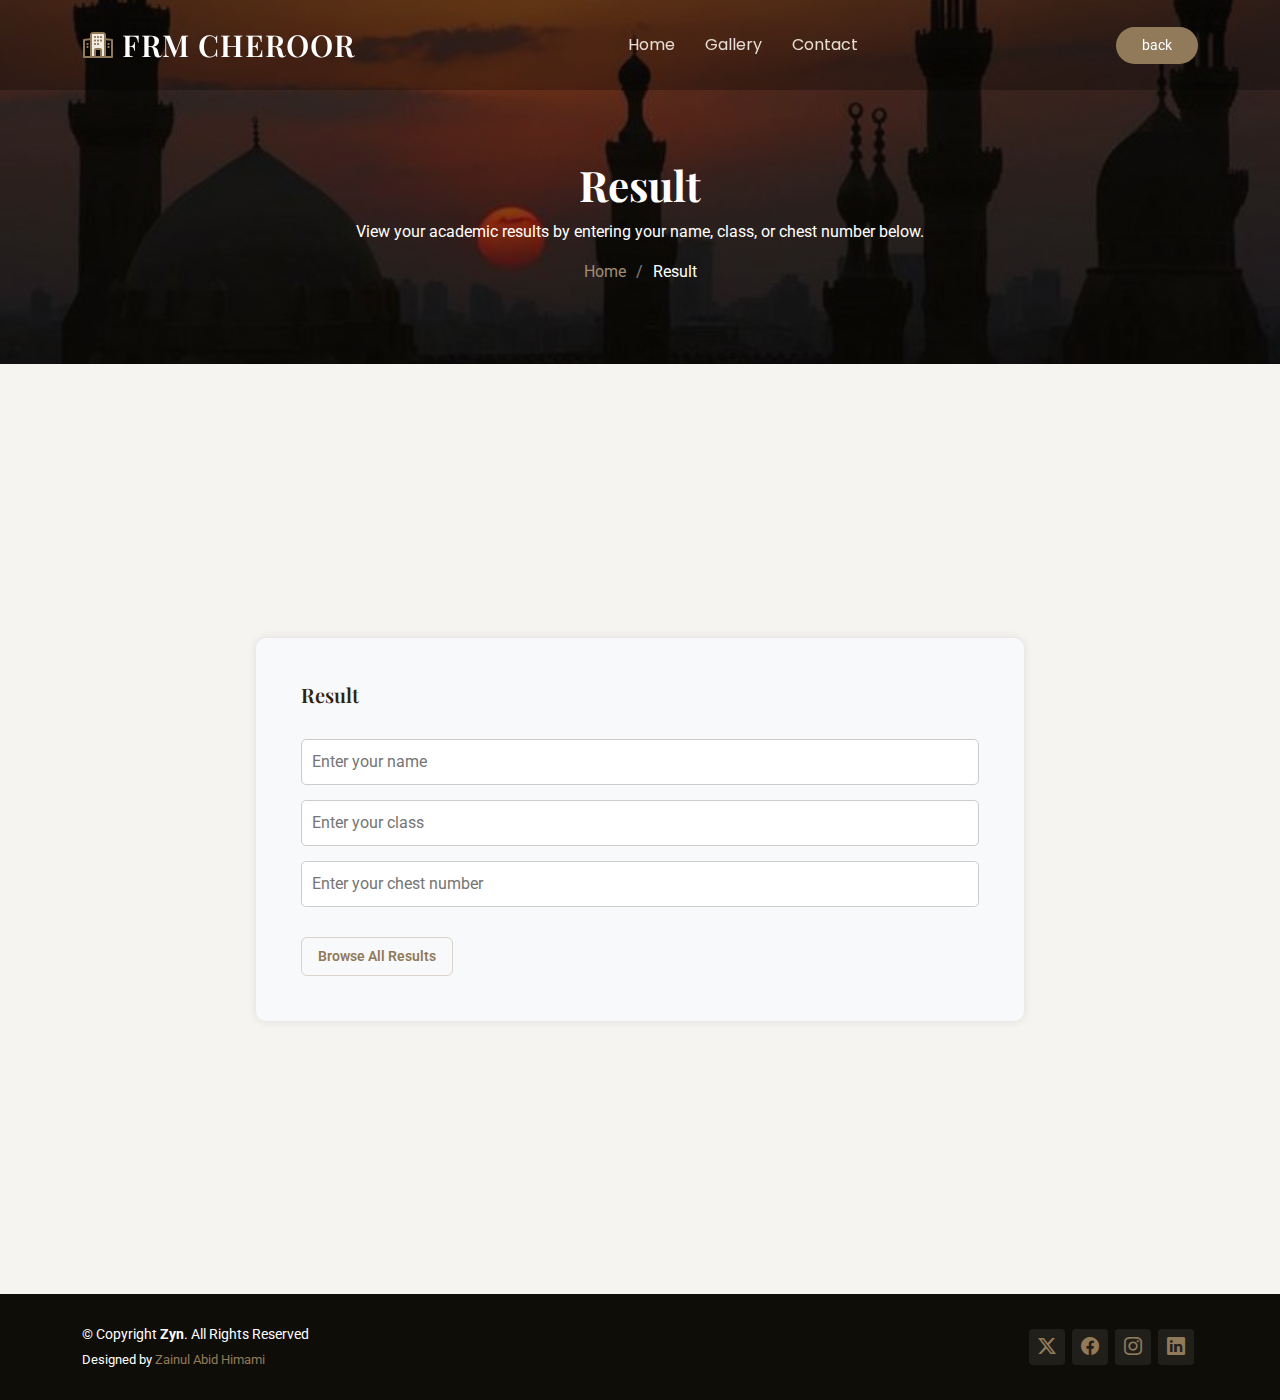
<file: about.html>
<!DOCTYPE html>
<html lang="en">

<head>
  <meta charset="utf-8">
  <meta content="width=device-width, initial-scale=1.0" name="viewport">
  <title>FRM CHERROR</title>
  <meta name="description" content="">
  <meta name="keywords" content="">

  <!-- Favicons -->
  <link href="assets/img/favicon.png" rel="icon">
  <link href="assets/img/apple-touch-icon.png" rel="apple-touch-icon">

  <!-- Fonts -->
  <link href="https://fonts.googleapis.com" rel="preconnect">
  <link href="https://fonts.gstatic.com" rel="preconnect" crossorigin>
  <link
    href="https://fonts.googleapis.com/css2?family=Roboto:ital,wght@0,100;0,300;0,400;0,500;0,700;0,900;1,100;1,300;1,400;1,500;1,700;1,900&family=Poppins:ital,wght@0,100;0,200;0,300;0,400;0,500;0,600;0,700;0,800;0,900;1,100;1,200;1,300;1,400;1,500;1,600;1,700;1,800;1,900&family=Playfair+Display:ital,wght@0,400;0,500;0,600;0,700;0,800;0,900;1,400;1,500;1,600;1,700;1,800;1,900&display=swap"
    rel="stylesheet">

  <!-- Vendor CSS Files -->
  <link href="assets/vendor/bootstrap/css/bootstrap.min.css" rel="stylesheet">
  <link href="assets/vendor/bootstrap-icons/bootstrap-icons.css" rel="stylesheet">
  <link href="assets/vendor/aos/aos.css" rel="stylesheet">
  <link href="assets/vendor/swiper/swiper-bundle.min.css" rel="stylesheet">
  <link href="assets/vendor/glightbox/css/glightbox.min.css" rel="stylesheet">
  <link href="assets/vendor/drift-zoom/drift-basic.css" rel="stylesheet">

  <!-- Main CSS File -->
  <link href="assets/css/main.css" rel="stylesheet">

  <!-- =======================================================
  * Template Name: LuxuryHotel
  * Template URL: https://bootstrapmade.com/luxury-hotel-bootstrap-template/
  * Updated: Jun 30 2025 with Bootstrap v5.3.7
  * Author: BootstrapMade.com
  * License: https://bootstrapmade.com/license/
  ======================================================== -->
</head>

<body class="about-page">

  <header id="header" class="header d-flex align-items-center fixed-top">
    <div class="container position-relative d-flex align-items-center justify-content-between">

      <a href="index.html" class="logo d-flex align-items-center me-auto me-xl-0">
        <!-- Uncomment the line below if you also wish to use an image logo -->
        <!-- <img src="assets/img/logo.webp" alt=""> -->
        <svg viewBox="0 0 32 32" xmlns="http://www.w3.org/2000/svg" fill="#000000">
          <g id="SVGRepo_bgCarrier" stroke-width="0"></g>
          <g id="SVGRepo_tracerCarrier" stroke-linecap="round" stroke-linejoin="round"></g>
          <g id="SVGRepo_iconCarrier">
            <g id="a"></g>
            <g id="b">
              <path
                d="M21,4H11c-1.1046,0-2,.8954-2,2V28h4v-7c0-.5523,.4477-1,1-1h4c.5523,0,1,.4477,1,1v7h4V6c0-1.1046-.8954-2-2-2Z"
                style="fill:#f2ebe2;"></path>
              <path
                d="M30.1416,10.0103l-6.1416-.8774v-3.1329c0-1.6543-1.3457-3-3-3H11c-1.6543,0-3,1.3457-3,3v3.1329l-6.1416,.8774c-.4922,.0703-.8584,.4922-.8584,.9897V28c0,.5522,.4473,1,1,1H30c.5527,0,1-.4478,1-1V11c0-.4976-.3662-.9194-.8584-.9897ZM11,5h10c.5518,0,1,.4487,1,1V27h-2v-6c0-1.103-.8975-2-2-2h-4c-1.1025,0-2,.897-2,2v6h-2V6c0-.5513,.4482-1,1-1Zm7,22h-4v-6h4v6ZM3,11.8672l5-.7144v15.8472H3V11.8672Zm26,15.1328h-5V11.1528l5,.7144v15.1328ZM15,15.5v-1c0-.2762,.2239-.5,.5-.5h1c.2761,0,.5,.2238,.5,.5v1c0,.2761-.2239,.5-.5,.5h-1c-.2761,0-.5-.2239-.5-.5Zm3-7v-1c0-.2762,.2239-.5,.5-.5h1c.2761,0,.5,.2238,.5,.5v1c0,.2761-.2239,.5-.5,.5h-1c-.2761,0-.5-.2239-.5-.5Zm7.5,7v-1c0-.2762,.2239-.5,.5-.5h1c.2761,0,.5,.2238,.5,.5v1c0,.2761-.2239,.5-.5,.5h-1c-.2761,0-.5-.2239-.5-.5Zm0,3v-1c0-.2762,.2239-.5,.5-.5h1c.2761,0,.5,.2238,.5,.5v1c0,.2761-.2239,.5-.5,.5h-1c-.2761,0-.5-.2239-.5-.5ZM6.5,14.5v1c0,.2761-.2239,.5-.5,.5h-1c-.2761,0-.5-.2239-.5-.5v-1c0-.2762,.2239-.5,.5-.5h1c.2761,0,.5,.2238,.5,.5Zm0,3v1c0,.2761-.2239,.5-.5,.5h-1c-.2761,0-.5-.2239-.5-.5v-1c0-.2762,.2239-.5,.5-.5h1c.2761,0,.5,.2238,.5,.5Zm5.5-2v-1c0-.2762,.2239-.5,.5-.5h1c.2761,0,.5,.2238,.5,.5v1c0,.2761-.2239,.5-.5,.5h-1c-.2761,0-.5-.2239-.5-.5Zm0-7v-1c0-.2762,.2239-.5,.5-.5h1c.2761,0,.5,.2238,.5,.5v1c0,.2761-.2239,.5-.5,.5h-1c-.2761,0-.5-.2239-.5-.5Zm3,0v-1c0-.2762,.2239-.5,.5-.5h1c.2761,0,.5,.2238,.5,.5v1c0,.2761-.2239,.5-.5,.5h-1c-.2761,0-.5-.2239-.5-.5Zm3,3.5v-1c0-.2762,.2239-.5,.5-.5h1c.2761,0,.5,.2238,.5,.5v1c0,.2761-.2239,.5-.5,.5h-1c-.2761,0-.5-.2239-.5-.5Zm-6,0v-1c0-.2762,.2239-.5,.5-.5h1c.2761,0,.5,.2238,.5,.5v1c0,.2761-.2239,.5-.5,.5h-1c-.2761,0-.5-.2239-.5-.5Zm3,0v-1c0-.2762,.2239-.5,.5-.5h1c.2761,0,.5,.2238,.5,.5v1c0,.2761-.2239,.5-.5,.5h-1c-.2761,0-.5-.2239-.5-.5Z"
                style="fill:#917a5a;"></path>
            </g>
          </g>
        </svg>
        <h1 class="sitename">FRM CHEROOR</h1>
      </a>

      <nav id="navmenu" class="navmenu">
        <ul>
          <li><a href="index.html">Home</a></li>
          <!-- <li><a href="about.html" class="active">Result</a></li> -->
          <li><a href="gallery.html">Gallery</a></li>
          <!-- <li><a href="amenities.html">Grand total</a></li> -->
          <!-- <li><a href="location.html">Location</a></li> -->

          <li><a href="contact.html">Contact</a></li>



        </ul>
        <i class="mobile-nav-toggle d-xl-none bi bi-list"></i>
      </nav>

      <a class="btn-getstarted d-none d-sm-block" href="index.html">back</a>

    </div>
  </header>

  <main class="main">

    <!-- Page Title -->
    <div class="page-title dark-background" data-aos="fade"
      style="background-image: url(assets/img/download.jfif);">
      <div class="container position-relative">
        <h1>Result</h1>
        <p>View your academic results by entering your name, class, or chest number below.</p>

        <nav class="breadcrumbs">
          <ol>
            <li><a href="index.html">Home</a></li>
            <li class="current">Result</li>
          </ol>
        </nav>
      </div>
    </div>
    <!-- End Page Title -->

    <!-- Rooms Showcase About Section -->
    <section id="rooms-showcase-about" class="rooms-showcase-about section">
      <div style="display: flex; justify-content: center; align-items: center; min-height: 90vh;">
        <div class="room-card"
          style="width: 60%; height: auto; padding: 20px; background: #f8f9fa; border-radius: 10px; box-shadow: 0 0 10px rgba(0,0,0,0.1);">
          <div class="room-content">
            <h4>Result</h4>
            <form action="room-details.html" method="get" style="margin: 20px 0;">
              <div style="display: flex; flex-direction: column; gap: 15px;">
                <input type="text" name="student" placeholder="Enter your name" required
                  style="padding: 10px; border: 1px solid #ccc; border-radius: 5px;">
                <input type="text" name="class" placeholder="Enter your class" required
                  style="padding: 10px; border: 1px solid #ccc; border-radius: 5px;">
                <input type="text" name="chest" placeholder="Enter your chest number" required
                  style="padding: 10px; border: 1px solid #ccc; border-radius: 5px;">
              </div>
            </form>
            <div class="room-footer" style="margin-top: 10px;">
              <a href="resultpage.html" class="btn-view-details">Browse All Results</a>
            </div>
          </div>
        </div>
      </div>
    </section>


   


  </main>

  <footer id="footer" class="footer position-relative dark-background">



    <div class="copyright text-center">
      <div
        class="container d-flex flex-column flex-lg-row justify-content-center justify-content-lg-between align-items-center">

        <div class="d-flex flex-column align-items-center align-items-lg-start">
          <div>
            © Copyright <strong><span>Zyn</span></strong>. All Rights Reserved
          </div>
          <div class="credits">
            <!-- All the links in the footer should remain intact. -->
            <!-- You can delete the links only if you purchased the pro version. -->
            <!-- Licensing information: https://bootstrapmade.com/license/ -->
            <!-- Purchase the pro version with working PHP/AJAX contact form: https://bootstrapmade.com/herobiz-bootstrap-business-template/ -->
            Designed by <a href="https://www.instagram.com/zainul_abid_himami">Zainul Abid Himami</a>
          </div>
        </div>

        <div class="social-links order-first order-lg-last mb-3 mb-lg-0">
          <a href=""><i class="bi bi-twitter-x"></i></a>
          <a href=""><i class="bi bi-facebook"></i></a>
      <a href="https://www.instagram.com/zainul_abid_himami"><i class="bi bi-instagram"></i></a>
          <a href="https://www.linkedin.com/in/zainul-abid-ali-055a66346/"><i class="bi bi-linkedin"></i></a>
        </div>

      </div>
    </div>

  </footer>

  <!-- Scroll Top -->
  <a href="#" id="scroll-top" class="scroll-top d-flex align-items-center justify-content-center"><i
      class="bi bi-arrow-up-short"></i></a>

  <!-- Preloader -->
  <div id="preloader"></div>

  <!-- Vendor JS Files -->
  <script src="assets/vendor/bootstrap/js/bootstrap.bundle.min.js"></script>
  <script src="assets/vendor/php-email-form/validate.js"></script>
  <script src="assets/vendor/aos/aos.js"></script>
  <script src="assets/vendor/purecounter/purecounter_vanilla.js"></script>
  <script src="assets/vendor/swiper/swiper-bundle.min.js"></script>
  <script src="assets/vendor/glightbox/js/glightbox.min.js"></script>
  <script src="assets/vendor/drift-zoom/Drift.min.js"></script>
  <script src="assets/vendor/imagesloaded/imagesloaded.pkgd.min.js"></script>
  <script src="assets/vendor/isotope-layout/isotope.pkgd.min.js"></script>

  <!-- Main JS File -->
  <script src="assets/js/main.js"></script>

</body>

</html>
</file>
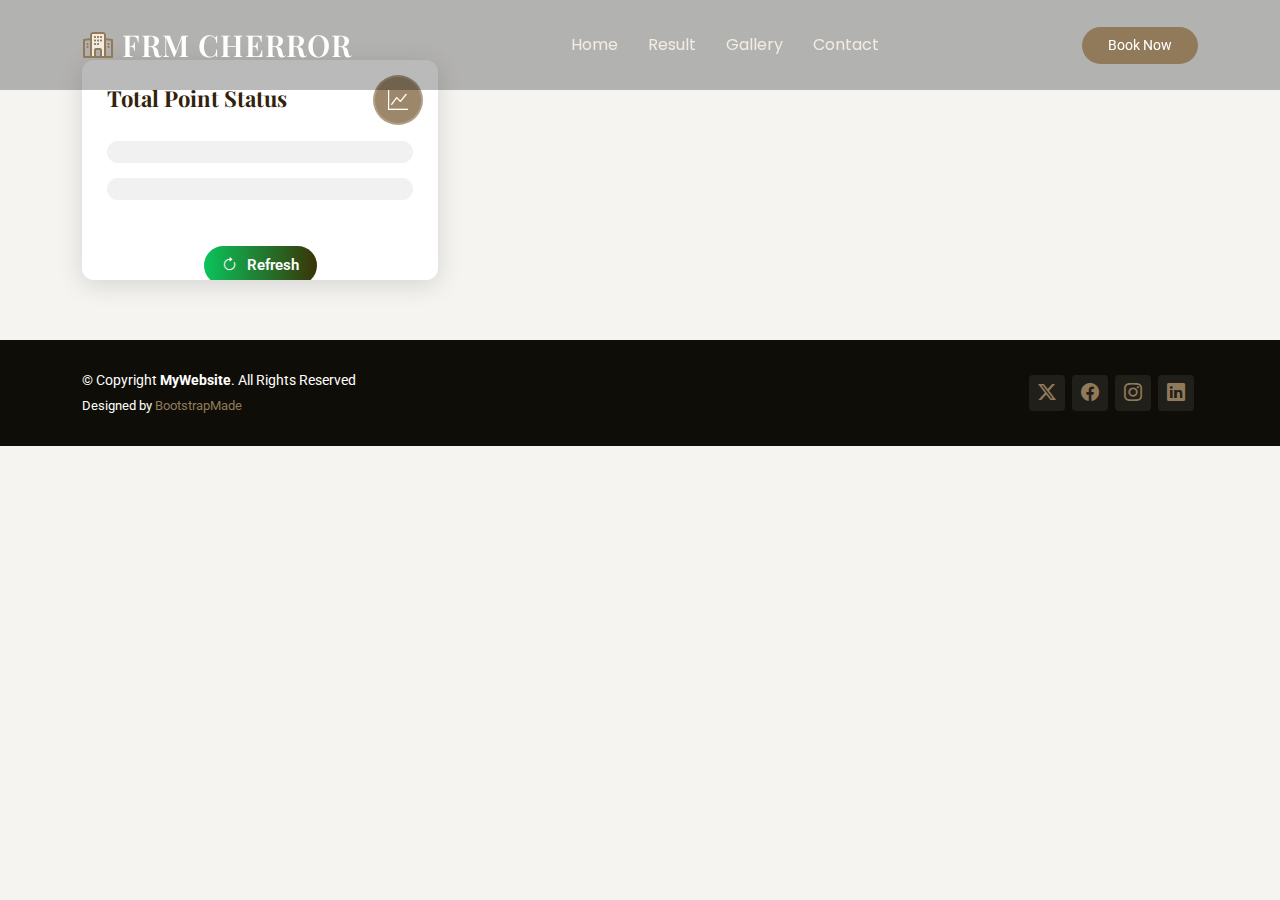
<file: amenities.html>
<!DOCTYPE html>
<html lang="en">

<head>
  <meta charset="utf-8">
  <meta content="width=device-width, initial-scale=1.0" name="viewport">
  <title>FRM CHERROR</title>
  <meta name="description" content="">
  <meta name="keywords" content="">

  <!-- Favicons -->
  <link href="assets/img/favicon.png" rel="icon">
  <link href="assets/img/apple-touch-icon.png" rel="apple-touch-icon">

  <!-- Fonts -->
  <link href="https://fonts.googleapis.com" rel="preconnect">
  <link href="https://fonts.gstatic.com" rel="preconnect" crossorigin>
  <link
    href="https://fonts.googleapis.com/css2?family=Roboto:ital,wght@0,100;0,300;0,400;0,500;0,700;0,900;1,100;1,300;1,400;1,500;1,700;1,900&family=Poppins:ital,wght@0,100;0,200;0,300;0,400;0,500;0,600;0,700;0,800;0,900;1,100;1,200;1,300;1,400;1,500;1,600;1,700;1,800;1,900&family=Playfair+Display:ital,wght@0,400;0,500;0,600;0,700;0,800;0,900;1,400;1,500;1,600;1,700;1,800;1,900&display=swap"
    rel="stylesheet">

  <!-- Vendor CSS Files -->
  <link href="assets/vendor/bootstrap/css/bootstrap.min.css" rel="stylesheet">
  <link href="assets/vendor/bootstrap-icons/bootstrap-icons.css" rel="stylesheet">
  <link href="assets/vendor/aos/aos.css" rel="stylesheet">
  <link href="assets/vendor/swiper/swiper-bundle.min.css" rel="stylesheet">
  <link href="assets/vendor/glightbox/css/glightbox.min.css" rel="stylesheet">
  <link href="assets/vendor/drift-zoom/drift-basic.css" rel="stylesheet">

  <!-- Main CSS File -->
  <link href="assets/css/main.css" rel="stylesheet">

  <!-- =======================================================
  * Template Name: LuxuryHotel
  * Template URL: https://bootstrapmade.com/luxury-hotel-bootstrap-template/
  * Updated: Jun 30 2025 with Bootstrap v5.3.7
  * Author: BootstrapMade.com
  * License: https://bootstrapmade.com/license/
  ======================================================== -->
</head>

<body class="amenities-page">

  <header id="header" class="header d-flex align-items-center fixed-top">
    <div class="container position-relative d-flex align-items-center justify-content-between">

      <a href="index.html" class="logo d-flex align-items-center me-auto me-xl-0">
        <!-- Uncomment the line below if you also wish to use an image logo -->
        <!-- <img src="assets/img/logo.webp" alt=""> -->
        <svg viewBox="0 0 32 32" xmlns="http://www.w3.org/2000/svg" fill="#000000">
          <g id="SVGRepo_bgCarrier" stroke-width="0"></g>
          <g id="SVGRepo_tracerCarrier" stroke-linecap="round" stroke-linejoin="round"></g>
          <g id="SVGRepo_iconCarrier">
            <g id="a"></g>
            <g id="b">
              <path
                d="M21,4H11c-1.1046,0-2,.8954-2,2V28h4v-7c0-.5523,.4477-1,1-1h4c.5523,0,1,.4477,1,1v7h4V6c0-1.1046-.8954-2-2-2Z"
                style="fill:#f2ebe2;"></path>
              <path
                d="M30.1416,10.0103l-6.1416-.8774v-3.1329c0-1.6543-1.3457-3-3-3H11c-1.6543,0-3,1.3457-3,3v3.1329l-6.1416,.8774c-.4922,.0703-.8584,.4922-.8584,.9897V28c0,.5522,.4473,1,1,1H30c.5527,0,1-.4478,1-1V11c0-.4976-.3662-.9194-.8584-.9897ZM11,5h10c.5518,0,1,.4487,1,1V27h-2v-6c0-1.103-.8975-2-2-2h-4c-1.1025,0-2,.897-2,2v6h-2V6c0-.5513,.4482-1,1-1Zm7,22h-4v-6h4v6ZM3,11.8672l5-.7144v15.8472H3V11.8672Zm26,15.1328h-5V11.1528l5,.7144v15.1328ZM15,15.5v-1c0-.2762,.2239-.5,.5-.5h1c.2761,0,.5,.2238,.5,.5v1c0,.2761-.2239,.5-.5,.5h-1c-.2761,0-.5-.2239-.5-.5Zm3-7v-1c0-.2762,.2239-.5,.5-.5h1c.2761,0,.5,.2238,.5,.5v1c0,.2761-.2239,.5-.5,.5h-1c-.2761,0-.5-.2239-.5-.5Zm7.5,7v-1c0-.2762,.2239-.5,.5-.5h1c.2761,0,.5,.2238,.5,.5v1c0,.2761-.2239,.5-.5,.5h-1c-.2761,0-.5-.2239-.5-.5Zm0,3v-1c0-.2762,.2239-.5,.5-.5h1c.2761,0,.5,.2238,.5,.5v1c0,.2761-.2239,.5-.5,.5h-1c-.2761,0-.5-.2239-.5-.5ZM6.5,14.5v1c0,.2761-.2239,.5-.5,.5h-1c-.2761,0-.5-.2239-.5-.5v-1c0-.2762,.2239-.5,.5-.5h1c.2761,0,.5,.2238,.5,.5Zm0,3v1c0,.2761-.2239,.5-.5,.5h-1c-.2761,0-.5-.2239-.5-.5v-1c0-.2762,.2239-.5,.5-.5h1c.2761,0,.5,.2238,.5,.5Zm5.5-2v-1c0-.2762,.2239-.5,.5-.5h1c.2761,0,.5,.2238,.5,.5v1c0,.2761-.2239,.5-.5,.5h-1c-.2761,0-.5-.2239-.5-.5Zm0-7v-1c0-.2762,.2239-.5,.5-.5h1c.2761,0,.5,.2238,.5,.5v1c0,.2761-.2239,.5-.5,.5h-1c-.2761,0-.5-.2239-.5-.5Zm3,0v-1c0-.2762,.2239-.5,.5-.5h1c.2761,0,.5,.2238,.5,.5v1c0,.2761-.2239,.5-.5,.5h-1c-.2761,0-.5-.2239-.5-.5Zm3,3.5v-1c0-.2762,.2239-.5,.5-.5h1c.2761,0,.5,.2238,.5,.5v1c0,.2761-.2239,.5-.5,.5h-1c-.2761,0-.5-.2239-.5-.5Zm-6,0v-1c0-.2762,.2239-.5,.5-.5h1c.2761,0,.5,.2238,.5,.5v1c0,.2761-.2239,.5-.5,.5h-1c-.2761,0-.5-.2239-.5-.5Zm3,0v-1c0-.2762,.2239-.5,.5-.5h1c.2761,0,.5,.2238,.5,.5v1c0,.2761-.2239,.5-.5,.5h-1c-.2761,0-.5-.2239-.5-.5Z"
                style="fill:#917a5a;"></path>
            </g>
          </g>
        </svg>
        <h1 class="sitename">FRM CHERROR</h1>
      </a>

      <nav id="navmenu" class="navmenu">
        <ul>
          <li><a href="index.html">Home</a></li>
          <li><a href="about.html">Result</a></li>
          <li><a href="gallery.html">Gallery</a></li>
          <!-- <li><a href="amenities.html" class="active">Gra</a></li> -->
          <!-- <li><a href="location.html">Location</a></li> -->

          <li><a href="contact.html">Contact</a></li>


        </ul>
        <i class="mobile-nav-toggle d-xl-none bi bi-list"></i>
      </nav>

      <a class="btn-getstarted d-none d-sm-block" href="booking.html">Book Now</a>

    </div>
  </header>

  <main class="main">

    <!-- Page Title -->
    <!-- <div class="page-title dark-background" data-aos="fade" style="background-image: url(assets/img/hotel/showcase-7.webp);">
      <div  class="container position-relative">
        <h1>GRAND TOTALS</h1>
        <p>Esse dolorum voluptatum ullam est sint nemo et est ipsa porro placeat quibusdam quia assumenda numquam molestias.</p>
        <nav class="breadcrumbs">
          <ol>
            <li><a href="index.html">Home</a></li>
            <li class="current">GRAND TOTALS</li>
          </ol>
        </nav>
      </div>
    </div> -->
    <!-- End Page Title -->

    <!-- Amenities Section -->
    <section id="amenities" class="amenities section">

      <div class="container" data-aos="fade-up" data-aos-delay="100">

        <div class="row gy-4">
          <div class="col-lg-4 col-md-6" data-aos="fade-up" data-aos-delay="200">
            <div class="amenity-card">
              <div class="amenity-image">
                <div class="amenity-icon">
                  <i class="bi bi-graph-up"></i>
                </div>
                  <div class="amenity-content">
                <h3>Total Point Status</h3>

                <!-- Animated Bars -->
                <div class="progress-section">
                  <!-- <p class="bar-label">Top Scorer</p> -->
                  <div class="progress-bar-container">
                    <div class="progress-bar" style="--progress: 50%;">Marjan  500</div>
                  </div>

                  <!-- <p class="bar-label">Lowest Scorer</p> -->
                  <div class="progress-bar-container">
                    <div class="progress-bar low" style="--progress: 30%;">Rayhan  300</div>
                  </div>
                  
                </div>
                <div class="text-center mt-3">
  <button class="btn-refresh" onclick="location.reload()">
    <i class="bi bi-arrow-clockwise"></i> Refresh
  </button>
</div>

              </div>
              
              </div>
            
            </div>
          </div>
        </div>


        <!-- <div class="row mt-5">
          <div class="col-12" data-aos="fade-up" data-aos-delay="500">
            <div class="additional-amenities">
              <div class="row text-center">
                <div class="col-lg-2 col-md-4 col-6">
                  <div class="service-icon">
                    <i class="bi bi-wifi"></i>
                    <h5>Free Wi-Fi</h5>
                  </div>
                </div>
                <div class="col-lg-2 col-md-4 col-6">
                  <div class="service-icon">
                    <i class="bi bi-car-front"></i>
                    <h5>Free Parking</h5>
                  </div>
                </div>
                <div class="col-lg-2 col-md-4 col-6">
                  <div class="service-icon">
                    <i class="bi bi-shield-check"></i>
                    <h5>24/7 Security</h5>
                  </div>
                </div>
                <div class="col-lg-2 col-md-4 col-6">
                  <div class="service-icon">
                    <i class="bi bi-snow2"></i>
                    <h5>Air Conditioning</h5>
                  </div>
                </div>
                <div class="col-lg-2 col-md-4 col-6">
                  <div class="service-icon">
                    <i class="bi bi-house-heart"></i>
                    <h5>Room Service</h5>
                  </div>
                </div>
                <div class="col-lg-2 col-md-4 col-6">
                  <div class="service-icon">
                    <i class="bi bi-heart"></i>
                    <h5>Pet Friendly</h5>
                  </div>
                </div>
              </div>
            </div>
          </div>
        </div> -->

      </div>

    </section><!-- /Amenities Section -->

  </main>

  <footer id="footer" class="footer position-relative dark-background">

    <div class="copyright text-center">
      <div
        class="container d-flex flex-column flex-lg-row justify-content-center justify-content-lg-between align-items-center">

        <div class="d-flex flex-column align-items-center align-items-lg-start">
          <div>
            © Copyright <strong><span>MyWebsite</span></strong>. All Rights Reserved
          </div>
          <div class="credits">
            <!-- All the links in the footer should remain intact. -->
            <!-- You can delete the links only if you purchased the pro version. -->
            <!-- Licensing information: https://bootstrapmade.com/license/ -->
            <!-- Purchase the pro version with working PHP/AJAX contact form: https://bootstrapmade.com/herobiz-bootstrap-business-template/ -->
            Designed by <a href="https://bootstrapmade.com/">BootstrapMade</a>
          </div>
        </div>

        <div class="social-links order-first order-lg-last mb-3 mb-lg-0">
          <a href=""><i class="bi bi-twitter-x"></i></a>
          <a href=""><i class="bi bi-facebook"></i></a>
          <a href=""><i class="bi bi-instagram"></i></a>
          <a href=""><i class="bi bi-linkedin"></i></a>
        </div>

      </div>
    </div>

  </footer>

  <!-- Scroll Top -->
  <a href="#" id="scroll-top" class="scroll-top d-flex align-items-center justify-content-center"><i
      class="bi bi-arrow-up-short"></i></a>

  <!-- Preloader -->
  <div id="preloader"></div>

  <!-- Vendor JS Files -->
  <script src="assets/vendor/bootstrap/js/bootstrap.bundle.min.js"></script>
  <script src="assets/vendor/php-email-form/validate.js"></script>
  <script src="assets/vendor/aos/aos.js"></script>
  <script src="assets/vendor/purecounter/purecounter_vanilla.js"></script>
  <script src="assets/vendor/swiper/swiper-bundle.min.js"></script>
  <script src="assets/vendor/glightbox/js/glightbox.min.js"></script>
  <script src="assets/vendor/drift-zoom/Drift.min.js"></script>
  <script src="assets/vendor/imagesloaded/imagesloaded.pkgd.min.js"></script>
  <script src="assets/vendor/isotope-layout/isotope.pkgd.min.js"></script>

  <!-- Main JS File -->
  <script src="assets/js/main.js"></script>

</body>

</html>
</file>
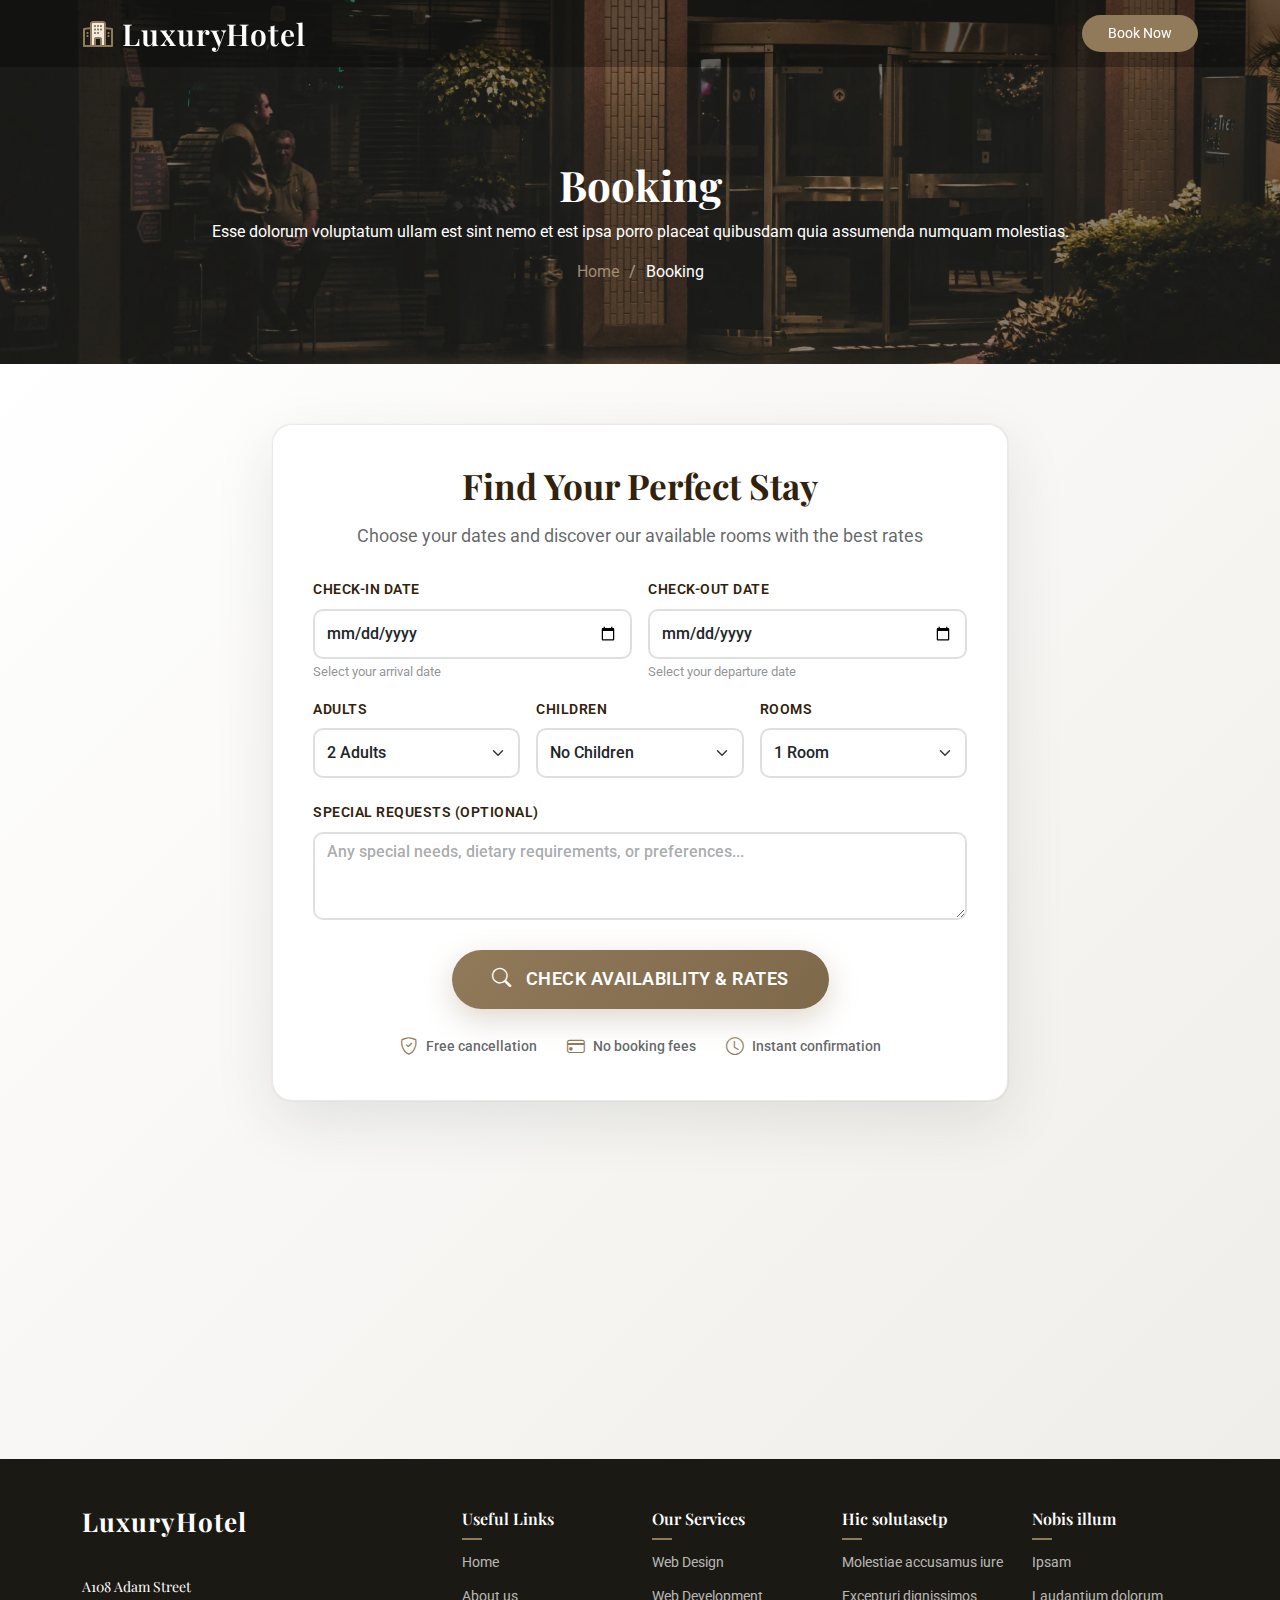
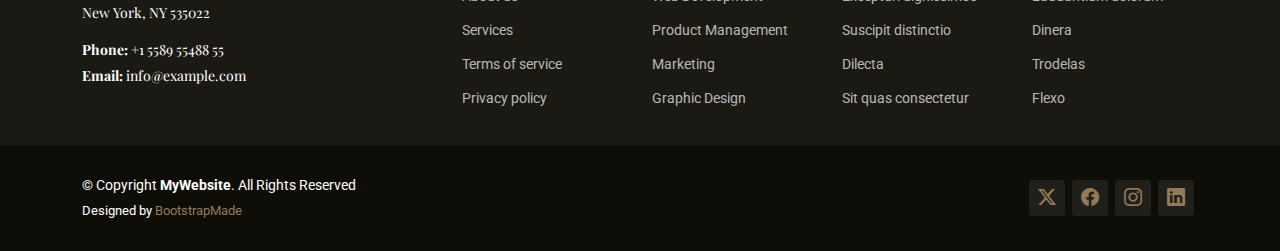
<file: booking.html>
<!DOCTYPE html>
<html lang="en">

<head>
  <meta charset="utf-8">
  <meta content="width=device-width, initial-scale=1.0" name="viewport">
  <title>Booking - LuxuryHotel Bootstrap Template</title>
  <meta name="description" content="">
  <meta name="keywords" content="">

  <!-- Favicons -->
  <link href="assets/img/favicon.png" rel="icon">
  <link href="assets/img/apple-touch-icon.png" rel="apple-touch-icon">

  <!-- Fonts -->
  <link href="https://fonts.googleapis.com" rel="preconnect">
  <link href="https://fonts.gstatic.com" rel="preconnect" crossorigin>
  <link href="https://fonts.googleapis.com/css2?family=Roboto:ital,wght@0,100;0,300;0,400;0,500;0,700;0,900;1,100;1,300;1,400;1,500;1,700;1,900&family=Poppins:ital,wght@0,100;0,200;0,300;0,400;0,500;0,600;0,700;0,800;0,900;1,100;1,200;1,300;1,400;1,500;1,600;1,700;1,800;1,900&family=Playfair+Display:ital,wght@0,400;0,500;0,600;0,700;0,800;0,900;1,400;1,500;1,600;1,700;1,800;1,900&display=swap" rel="stylesheet">

  <!-- Vendor CSS Files -->
  <link href="assets/vendor/bootstrap/css/bootstrap.min.css" rel="stylesheet">
  <link href="assets/vendor/bootstrap-icons/bootstrap-icons.css" rel="stylesheet">
  <link href="assets/vendor/aos/aos.css" rel="stylesheet">
  <link href="assets/vendor/swiper/swiper-bundle.min.css" rel="stylesheet">
  <link href="assets/vendor/glightbox/css/glightbox.min.css" rel="stylesheet">
  <link href="assets/vendor/drift-zoom/drift-basic.css" rel="stylesheet">

  <!-- Main CSS File -->
  <link href="assets/css/main.css" rel="stylesheet">

  <!-- =======================================================
  * Template Name: LuxuryHotel
  * Template URL: https://bootstrapmade.com/luxury-hotel-bootstrap-template/
  * Updated: Jun 30 2025 with Bootstrap v5.3.7
  * Author: BootstrapMade.com
  * License: https://bootstrapmade.com/license/
  ======================================================== -->
</head>

<body class="booking-page">

  <header id="header" class="header d-flex align-items-center fixed-top">
    <div class="container position-relative d-flex align-items-center justify-content-between">

      <a href="index.html" class="logo d-flex align-items-center me-auto me-xl-0">
        <!-- Uncomment the line below if you also wish to use an image logo -->
        <!-- <img src="assets/img/logo.webp" alt=""> -->
        <svg viewBox="0 0 32 32" xmlns="http://www.w3.org/2000/svg" fill="#000000">
          <g id="SVGRepo_bgCarrier" stroke-width="0"></g>
          <g id="SVGRepo_tracerCarrier" stroke-linecap="round" stroke-linejoin="round"></g>
          <g id="SVGRepo_iconCarrier">
            <g id="a"></g>
            <g id="b">
              <path d="M21,4H11c-1.1046,0-2,.8954-2,2V28h4v-7c0-.5523,.4477-1,1-1h4c.5523,0,1,.4477,1,1v7h4V6c0-1.1046-.8954-2-2-2Z" style="fill:#f2ebe2;"></path>
              <path d="M30.1416,10.0103l-6.1416-.8774v-3.1329c0-1.6543-1.3457-3-3-3H11c-1.6543,0-3,1.3457-3,3v3.1329l-6.1416,.8774c-.4922,.0703-.8584,.4922-.8584,.9897V28c0,.5522,.4473,1,1,1H30c.5527,0,1-.4478,1-1V11c0-.4976-.3662-.9194-.8584-.9897ZM11,5h10c.5518,0,1,.4487,1,1V27h-2v-6c0-1.103-.8975-2-2-2h-4c-1.1025,0-2,.897-2,2v6h-2V6c0-.5513,.4482-1,1-1Zm7,22h-4v-6h4v6ZM3,11.8672l5-.7144v15.8472H3V11.8672Zm26,15.1328h-5V11.1528l5,.7144v15.1328ZM15,15.5v-1c0-.2762,.2239-.5,.5-.5h1c.2761,0,.5,.2238,.5,.5v1c0,.2761-.2239,.5-.5,.5h-1c-.2761,0-.5-.2239-.5-.5Zm3-7v-1c0-.2762,.2239-.5,.5-.5h1c.2761,0,.5,.2238,.5,.5v1c0,.2761-.2239,.5-.5,.5h-1c-.2761,0-.5-.2239-.5-.5Zm7.5,7v-1c0-.2762,.2239-.5,.5-.5h1c.2761,0,.5,.2238,.5,.5v1c0,.2761-.2239,.5-.5,.5h-1c-.2761,0-.5-.2239-.5-.5Zm0,3v-1c0-.2762,.2239-.5,.5-.5h1c.2761,0,.5,.2238,.5,.5v1c0,.2761-.2239,.5-.5,.5h-1c-.2761,0-.5-.2239-.5-.5ZM6.5,14.5v1c0,.2761-.2239,.5-.5,.5h-1c-.2761,0-.5-.2239-.5-.5v-1c0-.2762,.2239-.5,.5-.5h1c.2761,0,.5,.2238,.5,.5Zm0,3v1c0,.2761-.2239,.5-.5,.5h-1c-.2761,0-.5-.2239-.5-.5v-1c0-.2762,.2239-.5,.5-.5h1c.2761,0,.5,.2238,.5,.5Zm5.5-2v-1c0-.2762,.2239-.5,.5-.5h1c.2761,0,.5,.2238,.5,.5v1c0,.2761-.2239,.5-.5,.5h-1c-.2761,0-.5-.2239-.5-.5Zm0-7v-1c0-.2762,.2239-.5,.5-.5h1c.2761,0,.5,.2238,.5,.5v1c0,.2761-.2239,.5-.5,.5h-1c-.2761,0-.5-.2239-.5-.5Zm3,0v-1c0-.2762,.2239-.5,.5-.5h1c.2761,0,.5,.2238,.5,.5v1c0,.2761-.2239,.5-.5,.5h-1c-.2761,0-.5-.2239-.5-.5Zm3,3.5v-1c0-.2762,.2239-.5,.5-.5h1c.2761,0,.5,.2238,.5,.5v1c0,.2761-.2239,.5-.5,.5h-1c-.2761,0-.5-.2239-.5-.5Zm-6,0v-1c0-.2762,.2239-.5,.5-.5h1c.2761,0,.5,.2238,.5,.5v1c0,.2761-.2239,.5-.5,.5h-1c-.2761,0-.5-.2239-.5-.5Zm3,0v-1c0-.2762,.2239-.5,.5-.5h1c.2761,0,.5,.2238,.5,.5v1c0,.2761-.2239,.5-.5,.5h-1c-.2761,0-.5-.2239-.5-.5Z" style="fill:#917a5a;"></path>
            </g>
          </g>
        </svg>
        <h1 class="sitename">LuxuryHotel</h1>
      </a>

      <nav id="navmenu" class="navmenu">
        <ul>
          <!-- <li><a href="index.html">Home</a></li>
          <li><a href="about.html">About</a></li>
          <li><a href="rooms.html">Rooms</a></li>
          <li><a href="amenities.html">Amenities</a></li>
          <li><a href="location.html">Location</a></li> -->
         
          <!-- <li><a href="contact.html">Contact</a></li> -->

         
        </ul>
        <i class="mobile-nav-toggle d-xl-none bi bi-list"></i>
      </nav>

      <a class="btn-getstarted d-none d-sm-block" href="booking.html">Book Now</a>

    </div>
  </header>

  <main class="main">

    <!-- Page Title -->
    <div class="page-title dark-background" data-aos="fade" style="background-image: url(assets/img/hotel/showcase-7.webp);">
      <div class="container position-relative">
        <h1>Booking</h1>
        <p>Esse dolorum voluptatum ullam est sint nemo et est ipsa porro placeat quibusdam quia assumenda numquam molestias.</p>
        <nav class="breadcrumbs">
          <ol>
            <li><a href="index.html">Home</a></li>
            <li class="current">Booking</li>
          </ol>
        </nav>
      </div>
    </div><!-- End Page Title -->

    <!-- Booking Section -->
    <section id="booking" class="booking section">

      <div class="container" data-aos="fade-up" data-aos-delay="100">

        <div class="row justify-content-center">
          <div class="col-lg-8">
            <div class="booking-widget">
              <div class="booking-header text-center">
                <h3>Find Your Perfect Stay</h3>
                <p>Choose your dates and discover our available rooms with the best rates</p>
              </div>

              <form class="booking-form" action="" method="POST">
                <div class="row g-3">
                  <div class="col-md-6">
                    <div class="form-group">
                      <label for="check-in-date">Check-in Date</label>
                      <input type="date" class="form-control" id="check-in-date" name="check_in" required="">
                      <small class="text-muted">Select your arrival date</small>
                    </div>
                  </div>

                  <div class="col-md-6">
                    <div class="form-group">
                      <label for="check-out-date">Check-out Date</label>
                      <input type="date" class="form-control" id="check-out-date" name="check_out" required="">
                      <small class="text-muted">Select your departure date</small>
                    </div>
                  </div>

                  <div class="col-md-4">
                    <div class="form-group">
                      <label for="adults">Adults</label>
                      <select class="form-select" id="adults" name="adults" required="">
                        <option value="">Adults</option>
                        <option value="1">1 Adult</option>
                        <option value="2" selected="">2 Adults</option>
                        <option value="3">3 Adults</option>
                        <option value="4">4 Adults</option>
                        <option value="5">5 Adults</option>
                        <option value="6">6+ Adults</option>
                      </select>
                    </div>
                  </div>

                  <div class="col-md-4">
                    <div class="form-group">
                      <label for="children">Children</label>
                      <select class="form-select" id="children" name="children">
                        <option value="0" selected="">No Children</option>
                        <option value="1">1 Child</option>
                        <option value="2">2 Children</option>
                        <option value="3">3 Children</option>
                        <option value="4">4+ Children</option>
                      </select>
                    </div>
                  </div>

                  <div class="col-md-4">
                    <div class="form-group">
                      <label for="rooms">Rooms</label>
                      <select class="form-select" id="rooms" name="rooms" required="">
                        <option value="">Rooms</option>
                        <option value="1" selected="">1 Room</option>
                        <option value="2">2 Rooms</option>
                        <option value="3">3 Rooms</option>
                        <option value="4">4+ Rooms</option>
                      </select>
                    </div>
                  </div>
                </div>

                <div class="row mt-4">
                  <div class="col-12">
                    <div class="form-group">
                      <label for="special-requests">Special Requests (Optional)</label>
                      <textarea class="form-control" id="special-requests" name="special_requests" rows="3" placeholder="Any special needs, dietary requirements, or preferences..."></textarea>
                    </div>
                  </div>
                </div>

                <div class="booking-actions text-center">

                  <button type="submit" class="btn btn-primary btn-lg">
                    <i class="bi bi-search"></i>
                    Check Availability &amp; Rates
                  </button>

                  <div class="booking-features">
                    <div class="feature-item">
                      <i class="bi bi-shield-check"></i>
                      <span>Free cancellation</span>
                    </div>
                    <div class="feature-item">
                      <i class="bi bi-credit-card"></i>
                      <span>No booking fees</span>
                    </div>
                    <div class="feature-item">
                      <i class="bi bi-clock"></i>
                      <span>Instant confirmation</span>
                    </div>
                  </div>
                </div>
              </form>
            </div>
          </div>
        </div>

        <div class="row mt-5" data-aos="fade-up" data-aos-delay="200">
          <div class="col-lg-4 col-md-6">
            <div class="info-card">
              <div class="icon">
                <i class="bi bi-telephone"></i>
              </div>
              <div class="content">
                <h5>Need Help?</h5>
                <p>Call our reservation team</p>
                <strong>+1 (555) 123-4567</strong>
              </div>
            </div>
          </div>

          <div class="col-lg-4 col-md-6">
            <div class="info-card">
              <div class="icon">
                <i class="bi bi-clock-history"></i>
              </div>
              <div class="content">
                <h5>Check-in Time</h5>
                <p>3:00 PM - 11:00 PM</p>
                <strong>Check-out: 11:00 AM</strong>
              </div>
            </div>
          </div>

          <div class="col-lg-4 col-md-6">
            <div class="info-card">
              <div class="icon">
                <i class="bi bi-geo-alt"></i>
              </div>
              <div class="content">
                <h5>Prime Location</h5>
                <p>Downtown district</p>
                <strong>Walking distance to attractions</strong>
              </div>
            </div>
          </div>
        </div>

      </div>

    </section><!-- /Booking Section -->

  </main>

  <footer id="footer" class="footer position-relative dark-background">

    <div class="footer-top">
      <div class="container">
        <div class="row gy-4">
          <div class="col-lg-4 col-md-6 footer-about">
            <a href="index.html" class="logo d-flex align-items-center">
              <span class="sitename">LuxuryHotel</span>
            </a>
            <div class="footer-contact pt-3">
              <p>A108 Adam Street</p>
              <p>New York, NY 535022</p>
              <p class="mt-3"><strong>Phone:</strong> <span>+1 5589 55488 55</span></p>
              <p><strong>Email:</strong> <span>info@example.com</span></p>
            </div>
          </div>

          <div class="col-lg-2 col-md-3 footer-links">
            <h4>Useful Links</h4>
            <ul>
              <li><a href="#">Home</a></li>
              <li><a href="#">About us</a></li>
              <li><a href="#">Services</a></li>
              <li><a href="#">Terms of service</a></li>
              <li><a href="#">Privacy policy</a></li>
            </ul>
          </div>

          <div class="col-lg-2 col-md-3 footer-links">
            <h4>Our Services</h4>
            <ul>
              <li><a href="#">Web Design</a></li>
              <li><a href="#">Web Development</a></li>
              <li><a href="#">Product Management</a></li>
              <li><a href="#">Marketing</a></li>
              <li><a href="#">Graphic Design</a></li>
            </ul>
          </div>

          <div class="col-lg-2 col-md-3 footer-links">
            <h4>Hic solutasetp</h4>
            <ul>
              <li><a href="#">Molestiae accusamus iure</a></li>
              <li><a href="#">Excepturi dignissimos</a></li>
              <li><a href="#">Suscipit distinctio</a></li>
              <li><a href="#">Dilecta</a></li>
              <li><a href="#">Sit quas consectetur</a></li>
            </ul>
          </div>

          <div class="col-lg-2 col-md-3 footer-links">
            <h4>Nobis illum</h4>
            <ul>
              <li><a href="#">Ipsam</a></li>
              <li><a href="#">Laudantium dolorum</a></li>
              <li><a href="#">Dinera</a></li>
              <li><a href="#">Trodelas</a></li>
              <li><a href="#">Flexo</a></li>
            </ul>
          </div>

        </div>
      </div>
    </div>

    <div class="copyright text-center">
      <div class="container d-flex flex-column flex-lg-row justify-content-center justify-content-lg-between align-items-center">

        <div class="d-flex flex-column align-items-center align-items-lg-start">
          <div>
            © Copyright <strong><span>MyWebsite</span></strong>. All Rights Reserved
          </div>
          <div class="credits">
            <!-- All the links in the footer should remain intact. -->
            <!-- You can delete the links only if you purchased the pro version. -->
            <!-- Licensing information: https://bootstrapmade.com/license/ -->
            <!-- Purchase the pro version with working PHP/AJAX contact form: https://bootstrapmade.com/herobiz-bootstrap-business-template/ -->
            Designed by <a href="https://bootstrapmade.com/">BootstrapMade</a>
          </div>
        </div>

        <div class="social-links order-first order-lg-last mb-3 mb-lg-0">
          <a href=""><i class="bi bi-twitter-x"></i></a>
          <a href=""><i class="bi bi-facebook"></i></a>
          <a href=""><i class="bi bi-instagram"></i></a>
          <a href=""><i class="bi bi-linkedin"></i></a>
        </div>

      </div>
    </div>

  </footer>

  <!-- Scroll Top -->
  <a href="#" id="scroll-top" class="scroll-top d-flex align-items-center justify-content-center"><i class="bi bi-arrow-up-short"></i></a>

  <!-- Preloader -->
  <div id="preloader"></div>

  <!-- Vendor JS Files -->
  <script src="assets/vendor/bootstrap/js/bootstrap.bundle.min.js"></script>
  <script src="assets/vendor/php-email-form/validate.js"></script>
  <script src="assets/vendor/aos/aos.js"></script>
  <script src="assets/vendor/purecounter/purecounter_vanilla.js"></script>
  <script src="assets/vendor/swiper/swiper-bundle.min.js"></script>
  <script src="assets/vendor/glightbox/js/glightbox.min.js"></script>
  <script src="assets/vendor/drift-zoom/Drift.min.js"></script>
  <script src="assets/vendor/imagesloaded/imagesloaded.pkgd.min.js"></script>
  <script src="assets/vendor/isotope-layout/isotope.pkgd.min.js"></script>

  <!-- Main JS File -->
  <script src="assets/js/main.js"></script>

</body>

</html>
</file>
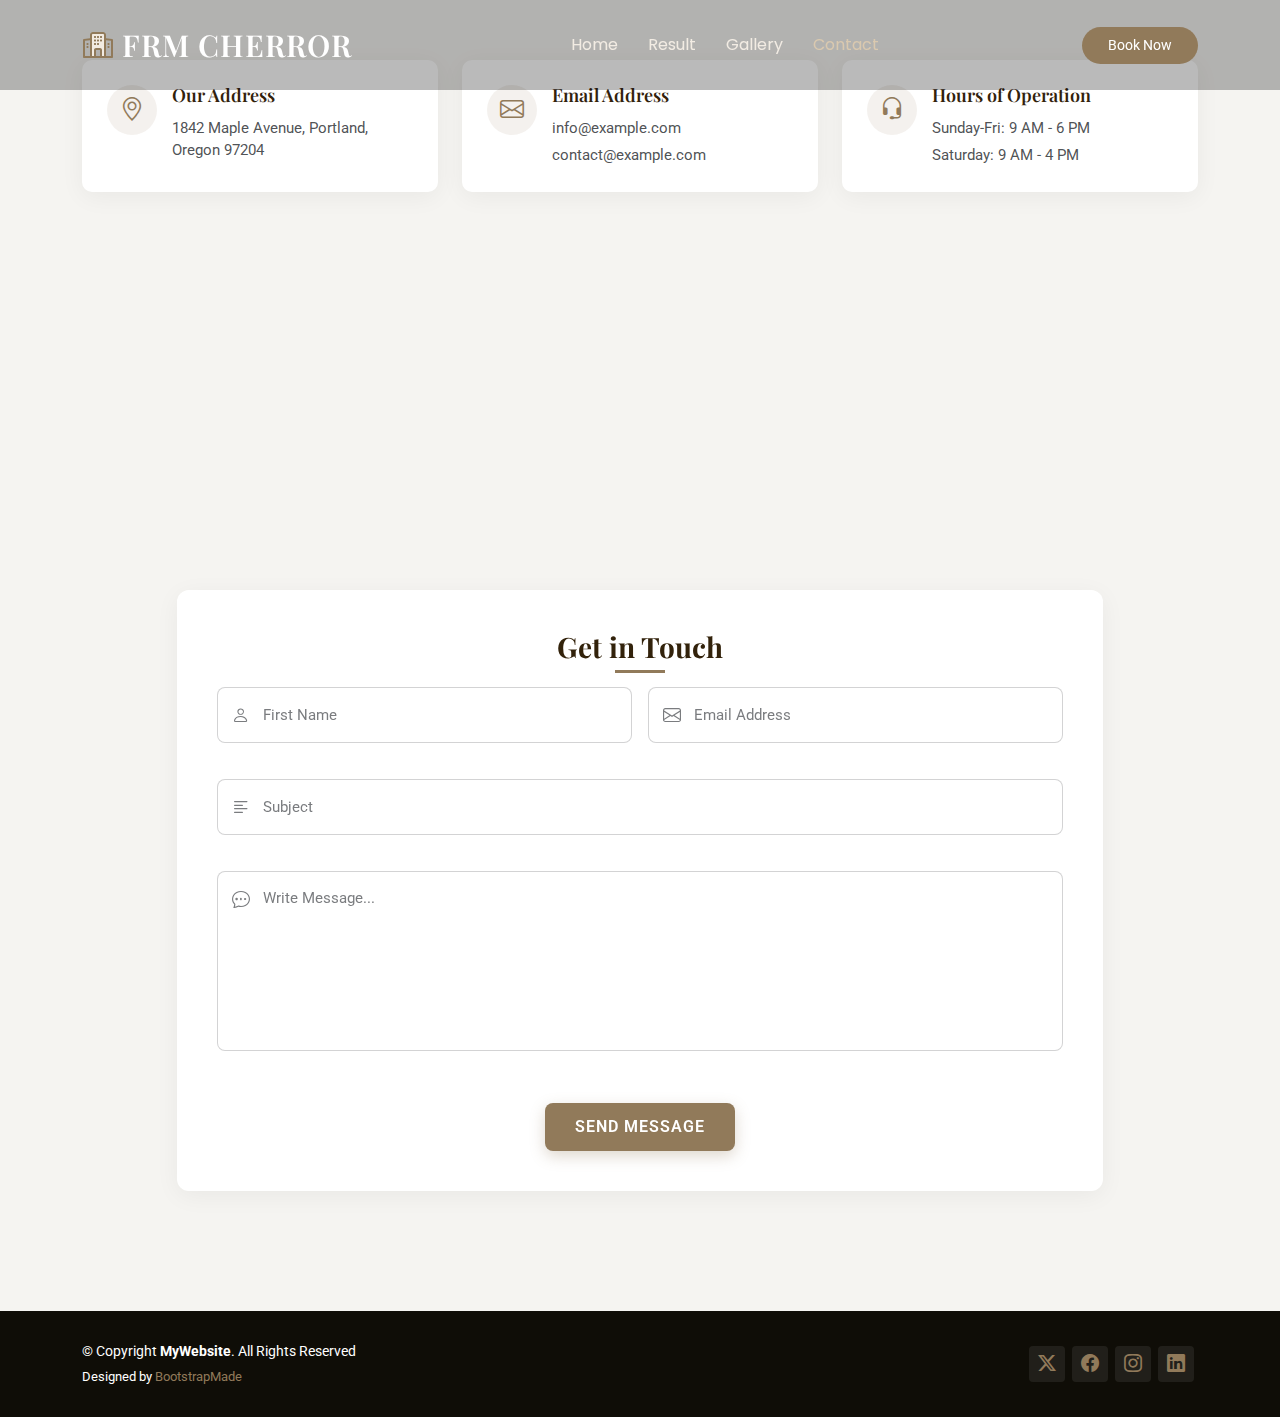
<file: contact.html>
<!DOCTYPE html>
<html lang="en">

<head>
  <meta charset="utf-8">
  <meta content="width=device-width, initial-scale=1.0" name="viewport">
  <title>Contact -</title>
  <meta name="description" content="">
  <meta name="keywords" content="">

  <!-- Favicons -->
  <link href="assets/img/favicon.png" rel="icon">
  <link href="assets/img/apple-touch-icon.png" rel="apple-touch-icon">

  <!-- Fonts -->
  <link href="https://fonts.googleapis.com" rel="preconnect">
  <link href="https://fonts.gstatic.com" rel="preconnect" crossorigin>
  <link
    href="https://fonts.googleapis.com/css2?family=Roboto:ital,wght@0,100;0,300;0,400;0,500;0,700;0,900;1,100;1,300;1,400;1,500;1,700;1,900&family=Poppins:ital,wght@0,100;0,200;0,300;0,400;0,500;0,600;0,700;0,800;0,900;1,100;1,200;1,300;1,400;1,500;1,600;1,700;1,800;1,900&family=Playfair+Display:ital,wght@0,400;0,500;0,600;0,700;0,800;0,900;1,400;1,500;1,600;1,700;1,800;1,900&display=swap"
    rel="stylesheet">

  <!-- Vendor CSS Files -->
  <link href="assets/vendor/bootstrap/css/bootstrap.min.css" rel="stylesheet">
  <link href="assets/vendor/bootstrap-icons/bootstrap-icons.css" rel="stylesheet">
  <link href="assets/vendor/aos/aos.css" rel="stylesheet">
  <link href="assets/vendor/swiper/swiper-bundle.min.css" rel="stylesheet">
  <link href="assets/vendor/glightbox/css/glightbox.min.css" rel="stylesheet">
  <link href="assets/vendor/drift-zoom/drift-basic.css" rel="stylesheet">

  <!-- Main CSS File -->
  <link href="assets/css/main.css" rel="stylesheet">

  <!-- =======================================================
  * Template Name: LuxuryHotel
  * Template URL: https://bootstrapmade.com/luxury-hotel-bootstrap-template/
  * Updated: Jun 30 2025 with Bootstrap v5.3.7
  * Author: BootstrapMade.com
  * License: https://bootstrapmade.com/license/
  ======================================================== -->
</head>

<body class="contact-page">

  <header id="header" class="header d-flex align-items-center fixed-top">
    <div class="container position-relative d-flex align-items-center justify-content-between">

      <a href="index.html" class="logo d-flex align-items-center me-auto me-xl-0">
        <!-- Uncomment the line below if you also wish to use an image logo -->
        <!-- <img src="assets/img/logo.webp" alt=""> -->
        <svg viewBox="0 0 32 32" xmlns="http://www.w3.org/2000/svg" fill="#000000">
          <g id="SVGRepo_bgCarrier" stroke-width="0"></g>
          <g id="SVGRepo_tracerCarrier" stroke-linecap="round" stroke-linejoin="round"></g>
          <g id="SVGRepo_iconCarrier">
            <g id="a"></g>
            <g id="b">
              <path
                d="M21,4H11c-1.1046,0-2,.8954-2,2V28h4v-7c0-.5523,.4477-1,1-1h4c.5523,0,1,.4477,1,1v7h4V6c0-1.1046-.8954-2-2-2Z"
                style="fill:#f2ebe2;"></path>
              <path
                d="M30.1416,10.0103l-6.1416-.8774v-3.1329c0-1.6543-1.3457-3-3-3H11c-1.6543,0-3,1.3457-3,3v3.1329l-6.1416,.8774c-.4922,.0703-.8584,.4922-.8584,.9897V28c0,.5522,.4473,1,1,1H30c.5527,0,1-.4478,1-1V11c0-.4976-.3662-.9194-.8584-.9897ZM11,5h10c.5518,0,1,.4487,1,1V27h-2v-6c0-1.103-.8975-2-2-2h-4c-1.1025,0-2,.897-2,2v6h-2V6c0-.5513,.4482-1,1-1Zm7,22h-4v-6h4v6ZM3,11.8672l5-.7144v15.8472H3V11.8672Zm26,15.1328h-5V11.1528l5,.7144v15.1328ZM15,15.5v-1c0-.2762,.2239-.5,.5-.5h1c.2761,0,.5,.2238,.5,.5v1c0,.2761-.2239,.5-.5,.5h-1c-.2761,0-.5-.2239-.5-.5Zm3-7v-1c0-.2762,.2239-.5,.5-.5h1c.2761,0,.5,.2238,.5,.5v1c0,.2761-.2239,.5-.5,.5h-1c-.2761,0-.5-.2239-.5-.5Zm7.5,7v-1c0-.2762,.2239-.5,.5-.5h1c.2761,0,.5,.2238,.5,.5v1c0,.2761-.2239,.5-.5,.5h-1c-.2761,0-.5-.2239-.5-.5Zm0,3v-1c0-.2762,.2239-.5,.5-.5h1c.2761,0,.5,.2238,.5,.5v1c0,.2761-.2239,.5-.5,.5h-1c-.2761,0-.5-.2239-.5-.5ZM6.5,14.5v1c0,.2761-.2239,.5-.5,.5h-1c-.2761,0-.5-.2239-.5-.5v-1c0-.2762,.2239-.5,.5-.5h1c.2761,0,.5,.2238,.5,.5Zm0,3v1c0,.2761-.2239,.5-.5,.5h-1c-.2761,0-.5-.2239-.5-.5v-1c0-.2762,.2239-.5,.5-.5h1c.2761,0,.5,.2238,.5,.5Zm5.5-2v-1c0-.2762,.2239-.5,.5-.5h1c.2761,0,.5,.2238,.5,.5v1c0,.2761-.2239,.5-.5,.5h-1c-.2761,0-.5-.2239-.5-.5Zm0-7v-1c0-.2762,.2239-.5,.5-.5h1c.2761,0,.5,.2238,.5,.5v1c0,.2761-.2239,.5-.5,.5h-1c-.2761,0-.5-.2239-.5-.5Zm3,0v-1c0-.2762,.2239-.5,.5-.5h1c.2761,0,.5,.2238,.5,.5v1c0,.2761-.2239,.5-.5,.5h-1c-.2761,0-.5-.2239-.5-.5Zm3,3.5v-1c0-.2762,.2239-.5,.5-.5h1c.2761,0,.5,.2238,.5,.5v1c0,.2761-.2239,.5-.5,.5h-1c-.2761,0-.5-.2239-.5-.5Zm-6,0v-1c0-.2762,.2239-.5,.5-.5h1c.2761,0,.5,.2238,.5,.5v1c0,.2761-.2239,.5-.5,.5h-1c-.2761,0-.5-.2239-.5-.5Zm3,0v-1c0-.2762,.2239-.5,.5-.5h1c.2761,0,.5,.2238,.5,.5v1c0,.2761-.2239,.5-.5,.5h-1c-.2761,0-.5-.2239-.5-.5Z"
                style="fill:#917a5a;"></path>
            </g>
          </g>
        </svg>
        <h1 class="sitename">FRM CHERROR</h1>
      </a>

      <nav id="navmenu" class="navmenu">
        <ul>
          <li><a href="index.html">Home</a></li>
          <li><a href="about.html">Result</a></li>
          <li><a href="gallery.html">Gallery</a></li>
          <!-- <li><a href="amenities.html">Grand</a></li> -->
          <!-- <li><a href="location.html">Location</a></li> -->

          <li><a href="contact.html" class="active">Contact</a></li>



        </ul>
        <i class="mobile-nav-toggle d-xl-none bi bi-list"></i>
      </nav>

      <a class="btn-getstarted d-none d-sm-block" href="booking.html">Book Now</a>

    </div>
  </header>

  <main class="main">

    <!-- Page Title -->
    <!-- <div class="page-title dark-background" data-aos="fade"
      style="background-image: url(assets/img/hotel/showcase-7.webp);">
      <div class="container position-relative">
        <h1>Contact</h1>
        <p>If you have any questions or need more information, feel free to reach out to us. We’re here to help.</p>

        <nav class="breadcrumbs">
          <ol>
            <li><a href="index.html">Home</a></li>
            <li class="current">Contact</li>
          </ol>
        </nav>
      </div>
    </div> -->
    <!-- End Page Title -->

    <!-- Contact Section -->
    <section id="contact" class="contact section">

      <div class="container" data-aos="fade-up" data-aos-delay="100">

        <!-- Contact Info Boxes -->
        <div class="row gy-4 mb-5">
          <div class="col-lg-4" data-aos="fade-up" data-aos-delay="100">
            <div class="contact-info-box">
              <div class="icon-box">
                <i class="bi bi-geo-alt"></i>
              </div>
              <div class="info-content">
                <h4>Our Address</h4>
                <p>1842 Maple Avenue, Portland, Oregon 97204</p>
              </div>
            </div>
          </div>

          <div class="col-lg-4" data-aos="fade-up" data-aos-delay="200">
            <div class="contact-info-box">
              <div class="icon-box">
                <i class="bi bi-envelope"></i>
              </div>
              <div class="info-content">
                <h4>Email Address</h4>
                <p>info@example.com</p>
                <p>contact@example.com</p>
              </div>
            </div>
          </div>

          <div class="col-lg-4" data-aos="fade-up" data-aos-delay="300">
            <div class="contact-info-box">
              <div class="icon-box">
                <i class="bi bi-headset"></i>
              </div>
              <div class="info-content">
                <h4>Hours of Operation</h4>
                <p>Sunday-Fri: 9 AM - 6 PM</p>
                <p>Saturday: 9 AM - 4 PM</p>
              </div>
            </div>
          </div>
        </div>

      </div>

      <!-- Google Maps (Full Width) -->
      <div class="map-section" data-aos="fade-up" data-aos-delay="200">
        <iframe
          src="https://www.google.com/maps/embed?pb=!1m14!1m8!1m3!1d48389.78314118045!2d-74.006138!3d40.710059!3m2!1i1024!2i768!4f13.1!3m3!1m2!1s0x89c25a22a3bda30d%3A0xb89d1fe6bc499443!2sDowntown%20Conference%20Center!5e0!3m2!1sen!2sus!4v1676961268712!5m2!1sen!2sus"
          width="100%" height="500" style="border:0;" allowfullscreen="" loading="lazy"
          referrerpolicy="no-referrer-when-downgrade"></iframe>
      </div>

      <!-- Contact Form Section (Overlapping) -->
      <div class="container form-container-overlap">
        <div class="row justify-content-center" data-aos="fade-up" data-aos-delay="300">
          <div class="col-lg-10">
            <div class="contact-form-wrapper">
              <h2 class="text-center mb-4">Get in Touch</h2>

              <form action="forms/contact.php" method="post" class="php-email-form">
                <div class="row g-3">
                  <div class="col-md-6">
                    <div class="form-group">
                      <div class="input-with-icon">
                        <i class="bi bi-person"></i>
                        <input type="text" class="form-control" name="name" placeholder="First Name" required="">
                      </div>
                    </div>
                  </div>

                  <div class="col-md-6">
                    <div class="form-group">
                      <div class="input-with-icon">
                        <i class="bi bi-envelope"></i>
                        <input type="email" class="form-control" name="email" placeholder="Email Address" required="">
                      </div>
                    </div>
                  </div>

                  <div class="col-md-12">
                    <div class="form-group">
                      <div class="input-with-icon">
                        <i class="bi bi-text-left"></i>
                        <input type="text" class="form-control" name="subject" placeholder="Subject" required="">
                      </div>
                    </div>
                  </div>

                  <div class="col-12">
                    <div class="form-group">
                      <div class="input-with-icon">
                        <i class="bi bi-chat-dots message-icon"></i>
                        <textarea class="form-control" name="message" placeholder="Write Message..."
                          style="height: 180px" required=""></textarea>
                      </div>
                    </div>
                  </div>

                  <div class="col-12">
                    <div class="loading">Loading</div>
                    <div class="error-message"></div>
                    <div class="sent-message">Your message has been sent. Thank you!</div>
                  </div>

                  <div class="col-12 text-center">
                    <button type="submit" class="btn btn-primary btn-submit">SEND MESSAGE</button>
                  </div>
                </div>
              </form>
            </div>
          </div>
        </div>

      </div>

    </section><!-- /Contact Section -->

  </main>

  <footer id="footer" class="footer position-relative dark-background">



    <div class="copyright text-center">
      <div
        class="container d-flex flex-column flex-lg-row justify-content-center justify-content-lg-between align-items-center">

        <div class="d-flex flex-column align-items-center align-items-lg-start">
          <div>
            © Copyright <strong><span>MyWebsite</span></strong>. All Rights Reserved
          </div>
          <div class="credits">
            <!-- All the links in the footer should remain intact. -->
            <!-- You can delete the links only if you purchased the pro version. -->
            <!-- Licensing information: https://bootstrapmade.com/license/ -->
            <!-- Purchase the pro version with working PHP/AJAX contact form: https://bootstrapmade.com/herobiz-bootstrap-business-template/ -->
            Designed by <a href="https://bootstrapmade.com/">BootstrapMade</a>
          </div>
        </div>

        <div class="social-links order-first order-lg-last mb-3 mb-lg-0">
          <a href=""><i class="bi bi-twitter-x"></i></a>
          <a href=""><i class="bi bi-facebook"></i></a>
          <a href=""><i class="bi bi-instagram"></i></a>
          <a href=""><i class="bi bi-linkedin"></i></a>
        </div>

      </div>
    </div>

  </footer>

  <!-- Scroll Top -->
  <a href="#" id="scroll-top" class="scroll-top d-flex align-items-center justify-content-center"><i
      class="bi bi-arrow-up-short"></i></a>

  <!-- Preloader -->
  <div id="preloader"></div>

  <!-- Vendor JS Files -->
  <script src="assets/vendor/bootstrap/js/bootstrap.bundle.min.js"></script>
  <script src="assets/vendor/php-email-form/validate.js"></script>
  <script src="assets/vendor/aos/aos.js"></script>
  <script src="assets/vendor/purecounter/purecounter_vanilla.js"></script>
  <script src="assets/vendor/swiper/swiper-bundle.min.js"></script>
  <script src="assets/vendor/glightbox/js/glightbox.min.js"></script>
  <script src="assets/vendor/drift-zoom/Drift.min.js"></script>
  <script src="assets/vendor/imagesloaded/imagesloaded.pkgd.min.js"></script>
  <script src="assets/vendor/isotope-layout/isotope.pkgd.min.js"></script>

  <!-- Main JS File -->
  <script src="assets/js/main.js"></script>

</body>

</html>
</file>
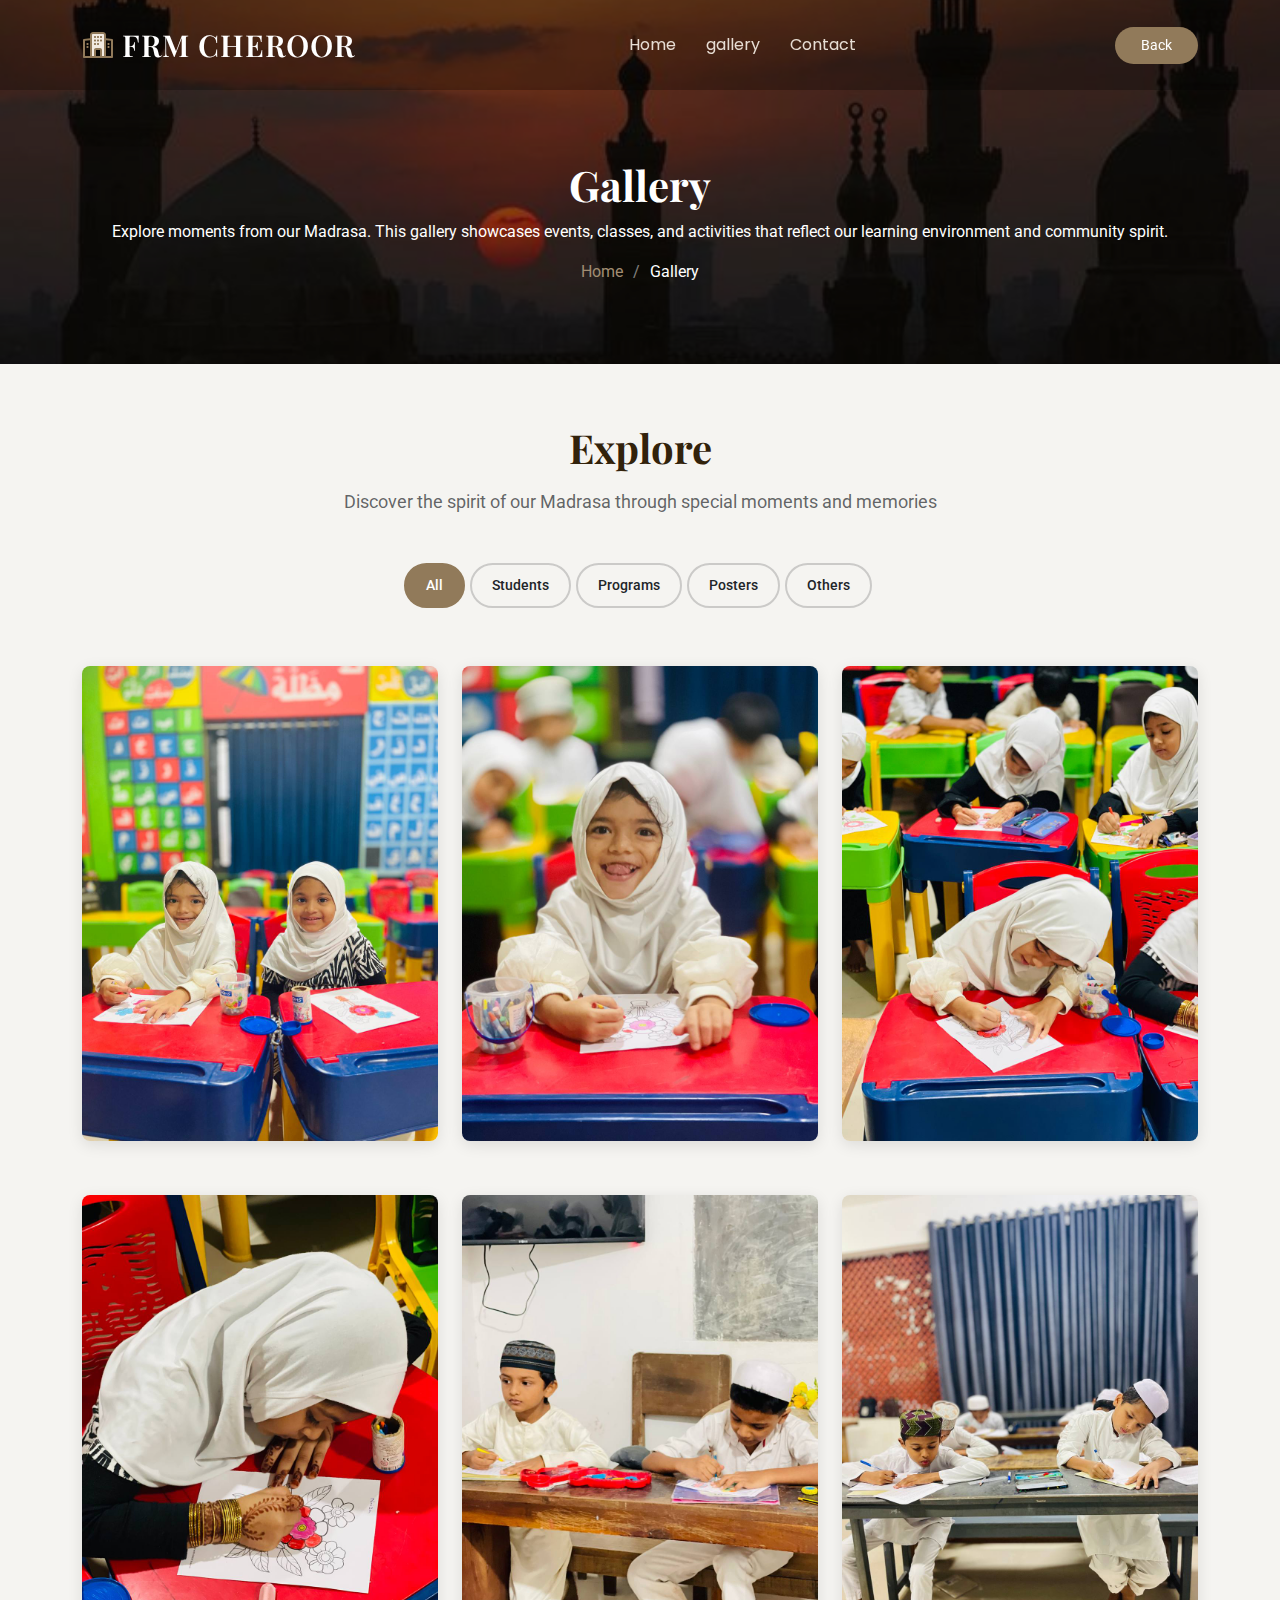
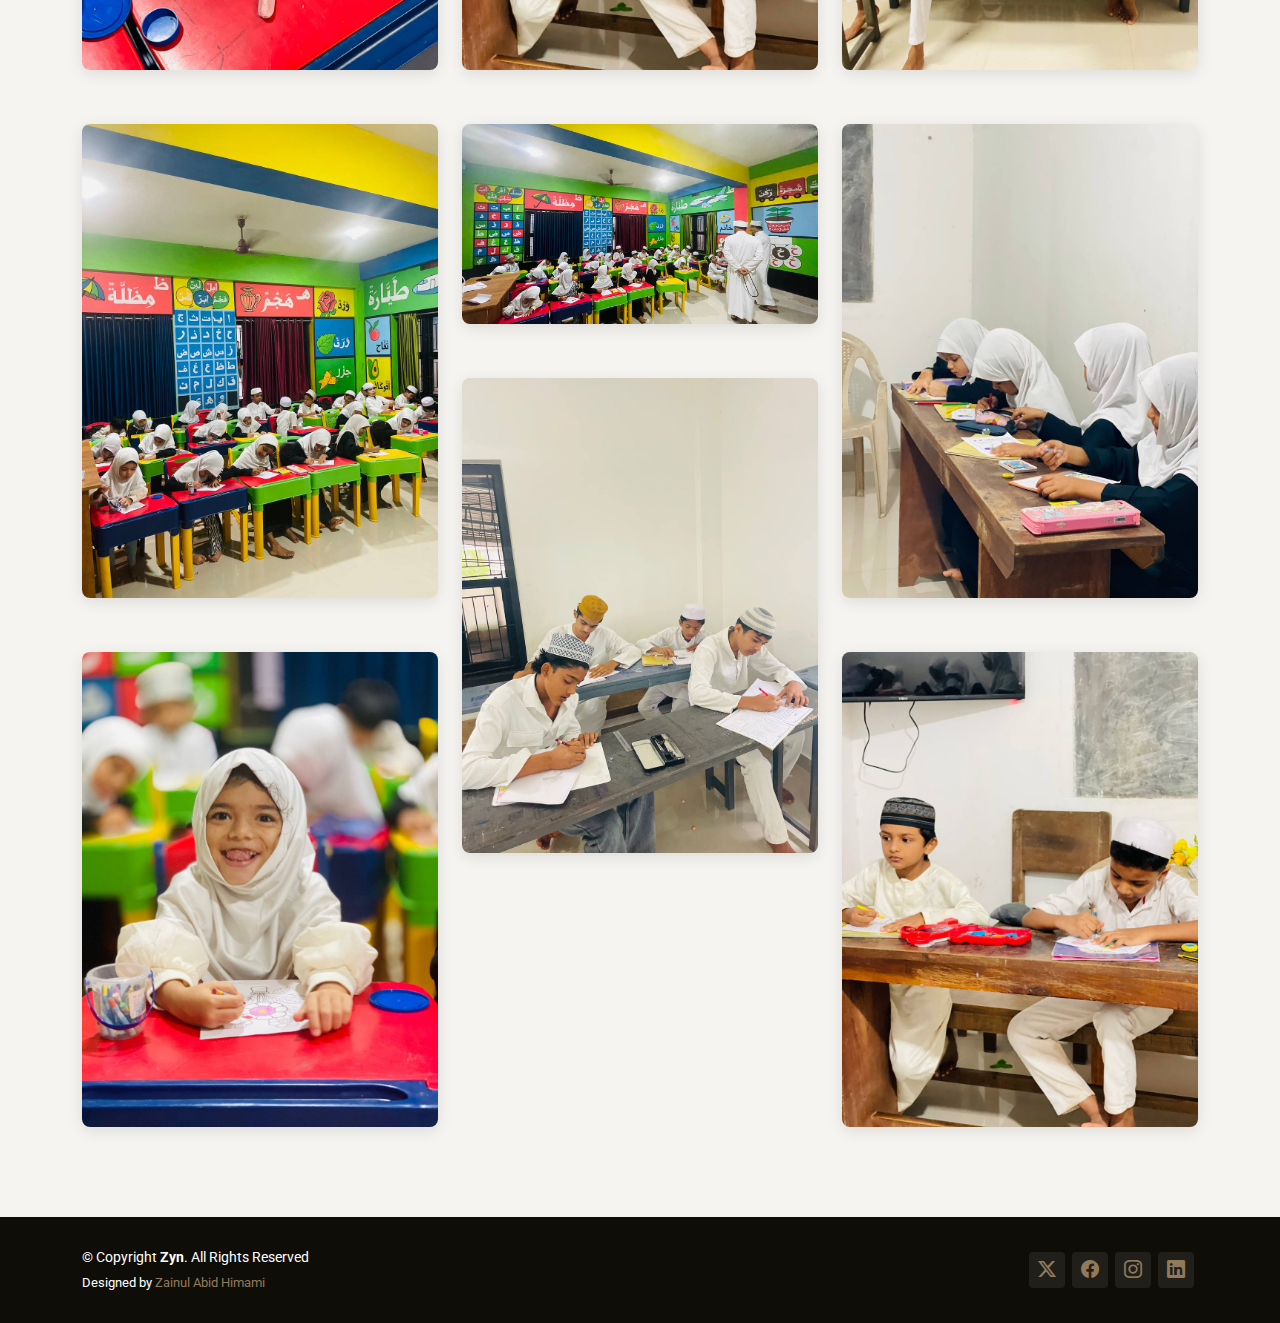
<file: gallery.html>
<!DOCTYPE html>
<html lang="en">

<head>
  <meta charset="utf-8">
  <meta content="width=device-width, initial-scale=1.0" name="viewport">
  <title>Gallery - LuxuryHotel Bootstrap Template</title>
  <meta name="description" content="">
  <meta name="keywords" content="">

  <!-- Favicons -->
  <link href="assets/img/favicon.png" rel="icon">
  <link href="assets/img/apple-touch-icon.png" rel="apple-touch-icon">

  <!-- Fonts -->
  <link href="https://fonts.googleapis.com" rel="preconnect">
  <link href="https://fonts.gstatic.com" rel="preconnect" crossorigin>
  <link
    href="https://fonts.googleapis.com/css2?family=Roboto:ital,wght@0,100;0,300;0,400;0,500;0,700;0,900;1,100;1,300;1,400;1,500;1,700;1,900&family=Poppins:ital,wght@0,100;0,200;0,300;0,400;0,500;0,600;0,700;0,800;0,900;1,100;1,200;1,300;1,400;1,500;1,600;1,700;1,800;1,900&family=Playfair+Display:ital,wght@0,400;0,500;0,600;0,700;0,800;0,900;1,400;1,500;1,600;1,700;1,800;1,900&display=swap"
    rel="stylesheet">

  <!-- Vendor CSS Files -->
  <link href="assets/vendor/bootstrap/css/bootstrap.min.css" rel="stylesheet">
  <link href="assets/vendor/bootstrap-icons/bootstrap-icons.css" rel="stylesheet">
  <link href="assets/vendor/aos/aos.css" rel="stylesheet">
  <link href="assets/vendor/swiper/swiper-bundle.min.css" rel="stylesheet">
  <link href="assets/vendor/glightbox/css/glightbox.min.css" rel="stylesheet">
  <link href="assets/vendor/drift-zoom/drift-basic.css" rel="stylesheet">

  <!-- Main CSS File -->
  <link href="assets/css/main.css" rel="stylesheet">

  <!-- =======================================================
  * Template Name: LuxuryHotel
  * Template URL: https://bootstrapmade.com/luxury-hotel-bootstrap-template/
  * Updated: Jun 30 2025 with Bootstrap v5.3.7
  * Author: BootstrapMade.com
  * License: https://bootstrapmade.com/license/
  ======================================================== -->
</head>

<body class="gallery-page">

  <header id="header" class="header d-flex align-items-center fixed-top">
    <div class="container position-relative d-flex align-items-center justify-content-between">

      <a href="index.html" class="logo d-flex align-items-center me-auto me-xl-0">
        <!-- Uncomment the line below if you also wish to use an image logo -->
        <!-- <img src="assets/img/logo.webp" alt=""> -->
        <svg viewBox="0 0 32 32" xmlns="http://www.w3.org/2000/svg" fill="#000000">
          <g id="SVGRepo_bgCarrier" stroke-width="0"></g>
          <g id="SVGRepo_tracerCarrier" stroke-linecap="round" stroke-linejoin="round"></g>
          <g id="SVGRepo_iconCarrier">
            <g id="a"></g>
            <g id="b">
              <path
                d="M21,4H11c-1.1046,0-2,.8954-2,2V28h4v-7c0-.5523,.4477-1,1-1h4c.5523,0,1,.4477,1,1v7h4V6c0-1.1046-.8954-2-2-2Z"
                style="fill:#f2ebe2;"></path>
              <path
                d="M30.1416,10.0103l-6.1416-.8774v-3.1329c0-1.6543-1.3457-3-3-3H11c-1.6543,0-3,1.3457-3,3v3.1329l-6.1416,.8774c-.4922,.0703-.8584,.4922-.8584,.9897V28c0,.5522,.4473,1,1,1H30c.5527,0,1-.4478,1-1V11c0-.4976-.3662-.9194-.8584-.9897ZM11,5h10c.5518,0,1,.4487,1,1V27h-2v-6c0-1.103-.8975-2-2-2h-4c-1.1025,0-2,.897-2,2v6h-2V6c0-.5513,.4482-1,1-1Zm7,22h-4v-6h4v6ZM3,11.8672l5-.7144v15.8472H3V11.8672Zm26,15.1328h-5V11.1528l5,.7144v15.1328ZM15,15.5v-1c0-.2762,.2239-.5,.5-.5h1c.2761,0,.5,.2238,.5,.5v1c0,.2761-.2239,.5-.5,.5h-1c-.2761,0-.5-.2239-.5-.5Zm3-7v-1c0-.2762,.2239-.5,.5-.5h1c.2761,0,.5,.2238,.5,.5v1c0,.2761-.2239,.5-.5,.5h-1c-.2761,0-.5-.2239-.5-.5Zm7.5,7v-1c0-.2762,.2239-.5,.5-.5h1c.2761,0,.5,.2238,.5,.5v1c0,.2761-.2239,.5-.5,.5h-1c-.2761,0-.5-.2239-.5-.5Zm0,3v-1c0-.2762,.2239-.5,.5-.5h1c.2761,0,.5,.2238,.5,.5v1c0,.2761-.2239,.5-.5,.5h-1c-.2761,0-.5-.2239-.5-.5ZM6.5,14.5v1c0,.2761-.2239,.5-.5,.5h-1c-.2761,0-.5-.2239-.5-.5v-1c0-.2762,.2239-.5,.5-.5h1c.2761,0,.5,.2238,.5,.5Zm0,3v1c0,.2761-.2239,.5-.5,.5h-1c-.2761,0-.5-.2239-.5-.5v-1c0-.2762,.2239-.5,.5-.5h1c.2761,0,.5,.2238,.5,.5Zm5.5-2v-1c0-.2762,.2239-.5,.5-.5h1c.2761,0,.5,.2238,.5,.5v1c0,.2761-.2239,.5-.5,.5h-1c-.2761,0-.5-.2239-.5-.5Zm0-7v-1c0-.2762,.2239-.5,.5-.5h1c.2761,0,.5,.2238,.5,.5v1c0,.2761-.2239,.5-.5,.5h-1c-.2761,0-.5-.2239-.5-.5Zm3,0v-1c0-.2762,.2239-.5,.5-.5h1c.2761,0,.5,.2238,.5,.5v1c0,.2761-.2239,.5-.5,.5h-1c-.2761,0-.5-.2239-.5-.5Zm3,3.5v-1c0-.2762,.2239-.5,.5-.5h1c.2761,0,.5,.2238,.5,.5v1c0,.2761-.2239,.5-.5,.5h-1c-.2761,0-.5-.2239-.5-.5Zm-6,0v-1c0-.2762,.2239-.5,.5-.5h1c.2761,0,.5,.2238,.5,.5v1c0,.2761-.2239,.5-.5,.5h-1c-.2761,0-.5-.2239-.5-.5Zm3,0v-1c0-.2762,.2239-.5,.5-.5h1c.2761,0,.5,.2238,.5,.5v1c0,.2761-.2239,.5-.5,.5h-1c-.2761,0-.5-.2239-.5-.5Z"
                style="fill:#917a5a;"></path>
            </g>
          </g>
        </svg>
        <h1 class="sitename">FRM CHEROOR</h1>
      </a>

      <nav id="navmenu" class="navmenu">
        <ul>
          <li><a href="index.html">Home</a></li>
          <!-- <li><a href="about.html">Result</a></li> -->
          <li><a href="gallery.html">gallery</a></li>
          <!-- <li><a href="amenities.html">Gand</a></li> -->
          <!-- <li><a href="location.html">Location</a></li> -->

          <li><a href="contact.html">Contact</a></li>



        </ul>
        <i class="mobile-nav-toggle d-xl-none bi bi-list"></i>
      </nav>

      <a class="btn-getstarted d-none d-sm-block" href="index.html">Back</a>

    </div>
  </header>

  <main class="main">

    <!-- Page Title -->
    <div class="page-title dark-background" data-aos="fade"
      style="background-image: url(assets/img/download.jfif);">
      <div class="container position-relative">
        <h1>Gallery</h1>
        <p>
          Explore moments from our Madrasa. This gallery showcases events, classes, and activities that reflect our
          learning environment and community spirit.
        </p>

        <nav class="breadcrumbs">
          <ol>
            <li><a href="index.html">Home</a></li>
            <li class="current">Gallery</li>
          </ol>
        </nav>
      </div>
    </div>
    <!-- End Page Title -->

    <!-- Gallery Section -->
    <section id="gallery" class="gallery section">

      <div class="container" data-aos="fade-up" data-aos-delay="100">

        <div class="row">
          <div class="col-lg-12 text-center">
            <h2 class="section-heading">Explore</h2>
            <p class="section-subheading">  Discover the spirit of our Madrasa through special moments and memories
</p>
          </div>
        </div>

        <div class="isotope-layout" data-default-filter="*" data-layout="masonry" data-sort="original-order">
          <ul class="gallery-filters isotope-filters" data-aos="fade-up" data-aos-delay="200">
            <li data-filter="*" class="filter-active">All</li>
            <li data-filter=".filter-rooms">Students</li>
            <li data-filter=".filter-amenities">Programs</li>
            <li data-filter=".filter-dining">Posters</li>
            <li data-filter=".filter-location">Others</li>
          </ul><!-- End Gallery Filters -->

          <div class="row gy-4 isotope-container" data-aos="fade-up" data-aos-delay="300">
            <div class="col-lg-4 col-md-6 gallery-item isotope-item filter-rooms">
              <div class="gallery-wrapper">
                <img src="assets/img/pics/p_1.jpg" class="img-fluid" alt="Luxury Suite">
                <div class="gallery-overlay">
                  <div class="gallery-content">
                    <!-- <h4>Luxury Suite</h4>
                    <p>Spacious rooms with premium amenities</p> -->
                    <a href="assets/img/pics/p_1.jpg" class="glightbox gallery-link">
                      <i class="bi bi-zoom-in"></i>
                    </a>
                  </div>
                </div>
              </div>
            </div><!-- End Gallery Item -->

            <div class="col-lg-4 col-md-6 gallery-item isotope-item filter-amenities">
              <div class="gallery-wrapper">
                <img src="assets/img/pics/p_2.jpg" class="img-fluid" alt="Infinity Pool">
                <div class="gallery-overlay">
                  <div class="gallery-content">
                    <!-- <h4>Infinity Pool</h4>
                    <p>Relax by our stunning rooftop pool</p> -->
                    <a href="assets/img/pics/p_2.jpg" class="glightbox gallery-link">
                      <i class="bi bi-zoom-in"></i>
                    </a>
                  </div>
                </div>
              </div>
            </div><!-- End Gallery Item -->

            <div class="col-lg-4 col-md-6 gallery-item isotope-item filter-dining">
              <div class="gallery-wrapper">
                <img src="assets/img/pics/p_3.jpg" class="img-fluid" alt="Fine Dining Restaurant">
                <div class="gallery-overlay">
                  <div class="gallery-content">
                    <!-- <h4>Fine Dining Restaurant</h4>
                    <p>Exceptional cuisine in elegant setting</p> -->
                    <a href="assets/img/pics/p_3.jpg" class="glightbox gallery-link">
                      <i class="bi bi-zoom-in"></i>
                    </a>
                  </div>
                </div>
              </div>
            </div><!-- End Gallery Item -->

            <div class="col-lg-4 col-md-6 gallery-item isotope-item filter-location">
              <div class="gallery-wrapper">
                <img src="assets/img/pics/p_4.jpg" class="img-fluid" alt="Stunning Views">
                <div class="gallery-overlay">
                  <div class="gallery-content">
                    <!-- <h4>Breathtaking Views</h4>
                    <p>Panoramic vistas from every angle</p> -->
                    <a href="assets/img/pics/p_4.jpg" class="glightbox gallery-link">
                      <i class="bi bi-zoom-in"></i>
                    </a>
                  </div>
                </div>
              </div>
            </div><!-- End Gallery Item -->

            <div class="col-lg-4 col-md-6 gallery-item isotope-item filter-rooms">
              <div class="gallery-wrapper">
                <img src="assets/img/pics/p_5.jpg" class="img-fluid" alt="Deluxe Room">
                <div class="gallery-overlay">
                  <div class="gallery-content">
                    <!-- <h4>Deluxe Room</h4>
                    <p>Comfort meets elegance</p> -->
                    <a href="assets/img/pics/p_5.jpg" class="glightbox gallery-link">
                      <i class="bi bi-zoom-in"></i>
                    </a>
                  </div>
                </div>
              </div>
            </div><!-- End Gallery Item -->

            <div class="col-lg-4 col-md-6 gallery-item isotope-item filter-amenities">
              <div class="gallery-wrapper">
                <img src="assets/img/pics/f_1.jpg" class="img-fluid" alt="Spa &amp; Wellness">
                <div class="gallery-overlay">
                  <div class="gallery-content">
                    <!-- <h4>Spa &amp; Wellness</h4>
                    <p>Rejuvenate body and mind</p> -->
                    <a href="assets/img/pics/f_1.jpg" class="glightbox gallery-link">
                      <i class="bi bi-zoom-in"></i>
                    </a>
                  </div>
                </div>
              </div>
            </div><!-- End Gallery Item -->

            <div class="col-lg-4 col-md-6 gallery-item isotope-item filter-dining">
              <div class="gallery-wrapper">
                <img src="assets/img/pics/f_2.jpg" class="img-fluid" loading="lazy" alt="Rooftop Bar">
                <div class="gallery-overlay">
                  <div class="gallery-content">
                    <!-- <h4>Rooftop Bar</h4>
                    <p>Cocktails with city views</p> -->
                    <a href="assets/img/pics/f_2.jpg" class="glightbox gallery-link">
                      <i class="bi bi-zoom-in"></i>
                    </a>
                  </div>
                </div>
              </div>
            </div><!-- End Gallery Item -->

            <div class="col-lg-4 col-md-6 gallery-item isotope-item filter-rooms">
              <div class="gallery-wrapper">
                <img src="assets/img/pics/f_3.jpg" class="img-fluid" loading="lazy" alt="Presidential Suite">
                <div class="gallery-overlay">
                  <div class="gallery-content">
                    <!-- <h4>Presidential Suite</h4>
                    <p>Ultimate luxury experience</p> -->
                    <a href="assets/img/pics/f_3.jpg" class="glightbox gallery-link">
                      <i class="bi bi-zoom-in"></i>
                    </a>
                  </div>
                </div>
              </div>
            </div><!-- End Gallery Item -->

            <div class="col-lg-4 col-md-6 gallery-item isotope-item filter-location">
              <div class="gallery-wrapper">
                <img src="assets/img/pics/f_4.jpg" class="img-fluid" loading="lazy" alt="City Landmarks">
                <div class="gallery-overlay">
                  <div class="gallery-content">
                    <!-- <h4>Prime Location</h4>
                    <p>Steps from major attractions</p> -->
                    <a href="assets/img/pics/f_4.jpg" class="glightbox gallery-link">
                      <i class="bi bi-zoom-in"></i>
                    </a>
                  </div>
                </div>
              </div>
            </div><!-- End Gallery Item -->

            <div class="col-lg-4 col-md-6 gallery-item isotope-item filter-amenities">
              <div class="gallery-wrapper">
                <img src="assets/img/pics/f_5.jpg" class="img-fluid" loading="lazy" alt="Hotel Lobby">
                <div class="gallery-overlay">
                  <div class="gallery-content">
                    <!-- <h4>Grand Lobby</h4>
                    <p>Welcome to luxury and sophistication</p> -->
                    <a href="assets/img/pics/f_5.jpg" class="glightbox gallery-link">
                      <i class="bi bi-zoom-in"></i>
                    </a>
                  </div>
                </div>
              </div>
            </div><!-- End Gallery Item -->

            <div class="col-lg-4 col-md-6 gallery-item isotope-item filter-amenities">
              <div class="gallery-wrapper">
                <img src="assets/img/pics/p_2.jpg" class="img-fluid" loading="lazy" alt="Fitness Center">
                <div class="gallery-overlay">
                  <div class="gallery-content">
                    <!-- <h4>Fitness Center</h4>
                    <p>State-of-the-art equipment</p> -->
                    <a href="assets/img/pics/p_2.jpg" class="glightbox gallery-link">
                      <i class="bi bi-zoom-in"></i>
                    </a>
                  </div>
                </div>
              </div>
            </div><!-- End Gallery Item -->

            <div class="col-lg-4 col-md-6 gallery-item isotope-item filter-dining">
              <div class="gallery-wrapper">
                <img src="assets/img/pics/p_5.jpg" class="img-fluid" loading="lazy" alt="Breakfast Buffet">
                <div class="gallery-overlay">
                  <div class="gallery-content">
                    <!-- <h4>Breakfast Buffet</h4>
                    <p>Start your day right</p> -->
                    <a href="assets/img/pics/p_5.jpg" class="glightbox gallery-link">
                      <i class="bi bi-zoom-in"></i>
                    </a>
                  </div>
                </div>
              </div>
            </div><!-- End Gallery Item -->

          </div><!-- End Gallery Items Container -->

        </div>

      </div>

    </section><!-- /Gallery Section -->

  </main>

  <footer id="footer" class="footer position-relative dark-background">



    <div class="copyright text-center">
      <div
        class="container d-flex flex-column flex-lg-row justify-content-center justify-content-lg-between align-items-center">

        <div class="d-flex flex-column align-items-center align-items-lg-start">
          <div>
            © Copyright <strong><span>Zyn</span></strong>. All Rights Reserved
          </div>
          <div class="credits">
            <!-- All the links in the footer should remain intact. -->
            <!-- You can delete the links only if you purchased the pro version. -->
            <!-- Licensing information: https://bootstrapmade.com/license/ -->
            <!-- Purchase the pro version with working PHP/AJAX contact form: https://bootstrapmade.com/herobiz-bootstrap-business-template/ -->
            Designed by <a href="https://www.instagram.com/zainul_abid_himami">Zainul Abid Himami</a>
          </div>
        </div>

        <div class="social-links order-first order-lg-last mb-3 mb-lg-0">
          <a href=""><i class="bi bi-twitter-x"></i></a>
          <a href=""><i class="bi bi-facebook"></i></a>
          <a href="https://www.instagram.com/zainul_abid_himami"><i class="bi bi-instagram"></i></a>
          <a href="https://www.linkedin.com/in/zainul-abid-ali-055a66346/"><i class="bi bi-linkedin"></i></a>
        </div>

      </div>
    </div>

  </footer>

  <!-- Scroll Top -->
  <a href="#" id="scroll-top" class="scroll-top d-flex align-items-center justify-content-center"><i
      class="bi bi-arrow-up-short"></i></a>

  <!-- Preloader -->
  <div id="preloader"></div>

  <!-- Vendor JS Files -->
  <script src="assets/vendor/bootstrap/js/bootstrap.bundle.min.js"></script>
  <script src="assets/vendor/php-email-form/validate.js"></script>
  <script src="assets/vendor/aos/aos.js"></script>
  <script src="assets/vendor/purecounter/purecounter_vanilla.js"></script>
  <script src="assets/vendor/swiper/swiper-bundle.min.js"></script>
  <script src="assets/vendor/glightbox/js/glightbox.min.js"></script>
  <script src="assets/vendor/drift-zoom/Drift.min.js"></script>
  <script src="assets/vendor/imagesloaded/imagesloaded.pkgd.min.js"></script>
  <script src="assets/vendor/isotope-layout/isotope.pkgd.min.js"></script>

  <!-- Main JS File -->
  <script src="assets/js/main.js"></script>

</body>

</html>
</file>
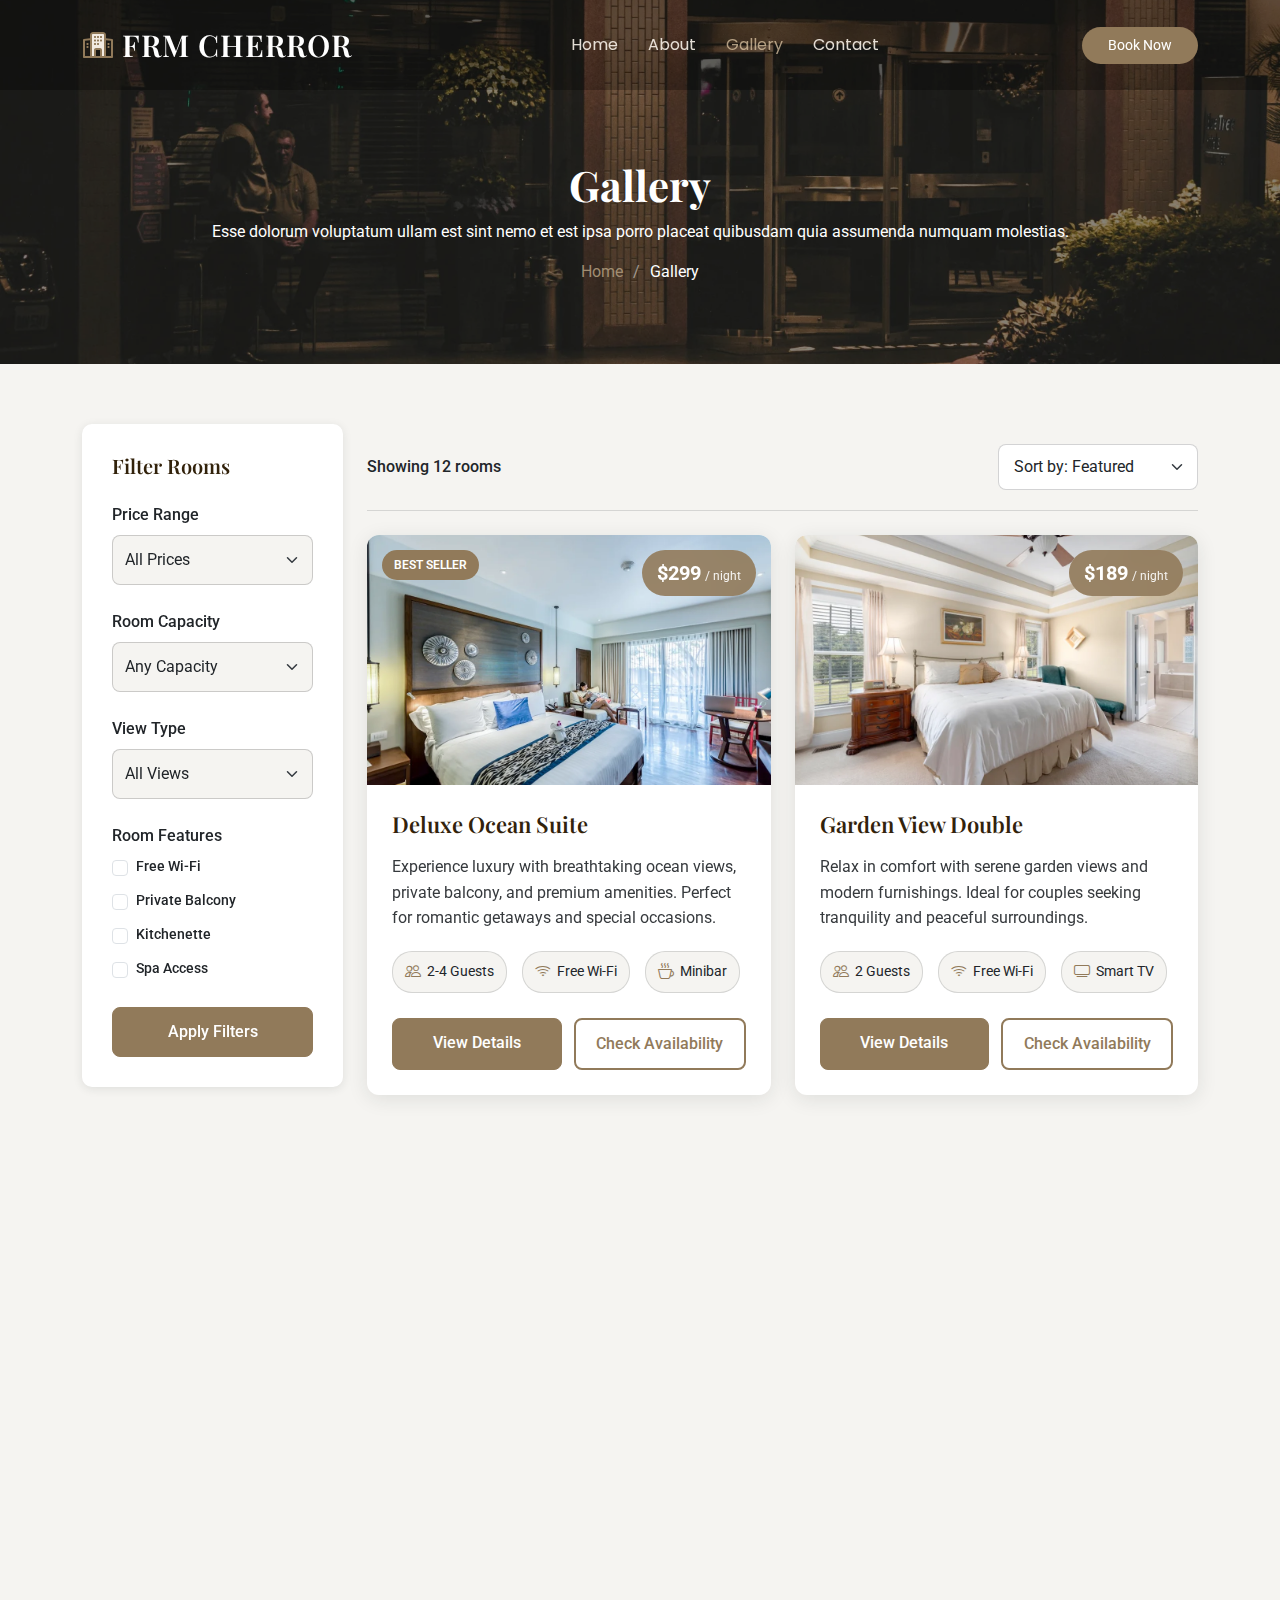
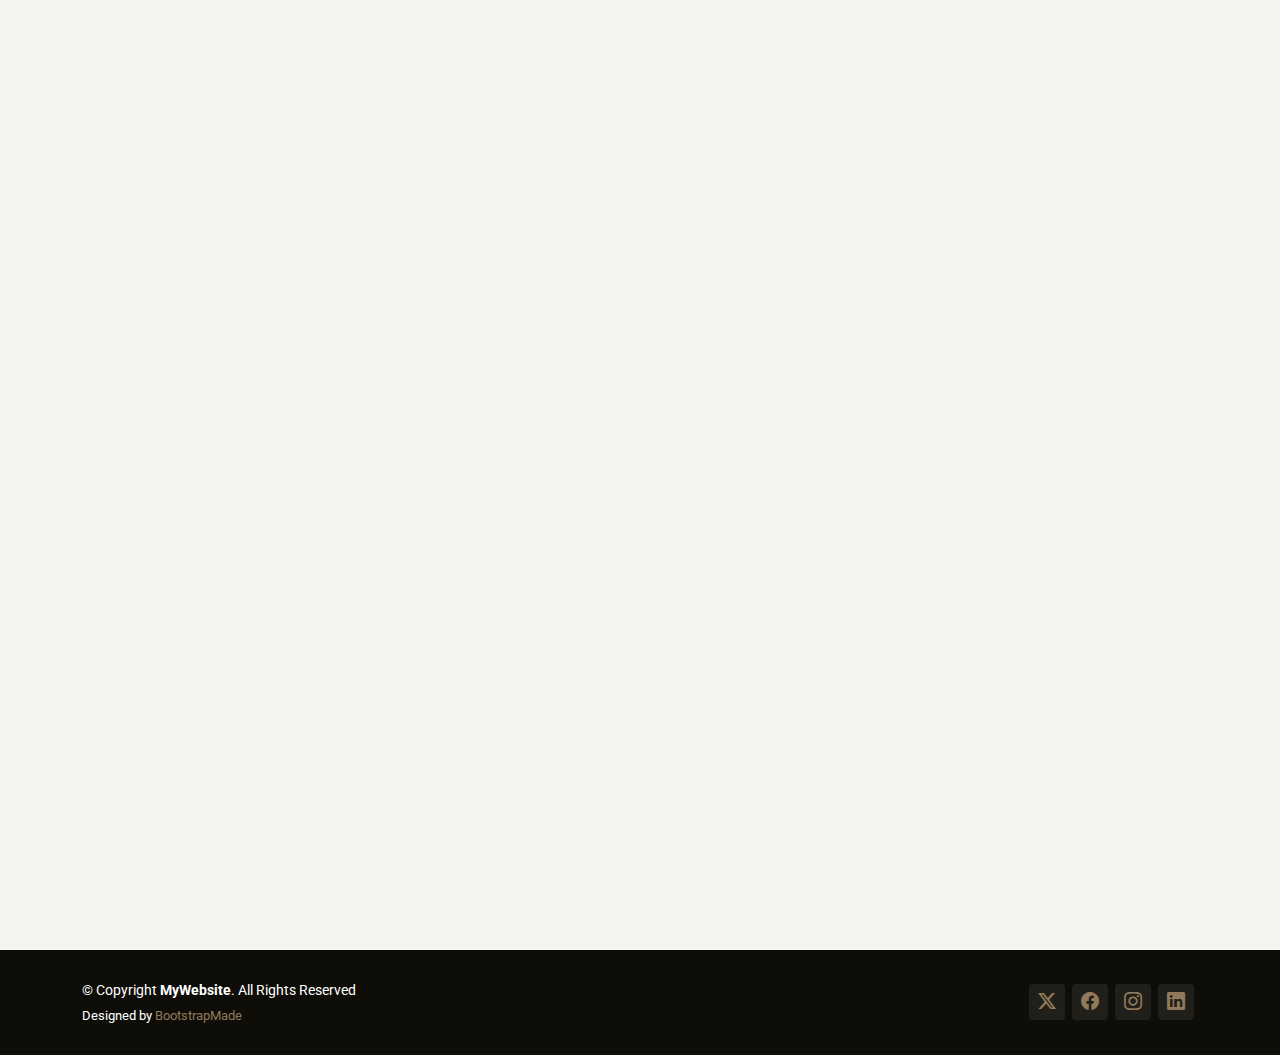
<file: rooms.html>
<!DOCTYPE html>
<html lang="en">

<head>
  <meta charset="utf-8">
  <meta content="width=device-width, initial-scale=1.0" name="viewport">
  <title>FRM CHERROR</title>
  <meta name="description" content="">
  <meta name="keywords" content="">

  <!-- Favicons -->
  <link href="assets/img/favicon.png" rel="icon">
  <link href="assets/img/apple-touch-icon.png" rel="apple-touch-icon">

  <!-- Fonts -->
  <link href="https://fonts.googleapis.com" rel="preconnect">
  <link href="https://fonts.gstatic.com" rel="preconnect" crossorigin>
  <link href="https://fonts.googleapis.com/css2?family=Roboto:ital,wght@0,100;0,300;0,400;0,500;0,700;0,900;1,100;1,300;1,400;1,500;1,700;1,900&family=Poppins:ital,wght@0,100;0,200;0,300;0,400;0,500;0,600;0,700;0,800;0,900;1,100;1,200;1,300;1,400;1,500;1,600;1,700;1,800;1,900&family=Playfair+Display:ital,wght@0,400;0,500;0,600;0,700;0,800;0,900;1,400;1,500;1,600;1,700;1,800;1,900&display=swap" rel="stylesheet">

  <!-- Vendor CSS Files -->
  <link href="assets/vendor/bootstrap/css/bootstrap.min.css" rel="stylesheet">
  <link href="assets/vendor/bootstrap-icons/bootstrap-icons.css" rel="stylesheet">
  <link href="assets/vendor/aos/aos.css" rel="stylesheet">
  <link href="assets/vendor/swiper/swiper-bundle.min.css" rel="stylesheet">
  <link href="assets/vendor/glightbox/css/glightbox.min.css" rel="stylesheet">
  <link href="assets/vendor/drift-zoom/drift-basic.css" rel="stylesheet">

  <!-- Main CSS File -->
  <link href="assets/css/main.css" rel="stylesheet">

  <!-- =======================================================
  * Template Name: LuxuryHotel
  * Template URL: https://bootstrapmade.com/luxury-hotel-bootstrap-template/
  * Updated: Jun 30 2025 with Bootstrap v5.3.7
  * Author: BootstrapMade.com
  * License: https://bootstrapmade.com/license/
  ======================================================== -->
</head>

<body class="rooms-page">

  <header id="header" class="header d-flex align-items-center fixed-top">
    <div class="container position-relative d-flex align-items-center justify-content-between">

      <a href="index.html" class="logo d-flex align-items-center me-auto me-xl-0">
        <!-- Uncomment the line below if you also wish to use an image logo -->
        <!-- <img src="assets/img/logo.webp" alt=""> -->
        <svg viewBox="0 0 32 32" xmlns="http://www.w3.org/2000/svg" fill="#000000">
          <g id="SVGRepo_bgCarrier" stroke-width="0"></g>
          <g id="SVGRepo_tracerCarrier" stroke-linecap="round" stroke-linejoin="round"></g>
          <g id="SVGRepo_iconCarrier">
            <g id="a"></g>
            <g id="b">
              <path d="M21,4H11c-1.1046,0-2,.8954-2,2V28h4v-7c0-.5523,.4477-1,1-1h4c.5523,0,1,.4477,1,1v7h4V6c0-1.1046-.8954-2-2-2Z" style="fill:#f2ebe2;"></path>
              <path d="M30.1416,10.0103l-6.1416-.8774v-3.1329c0-1.6543-1.3457-3-3-3H11c-1.6543,0-3,1.3457-3,3v3.1329l-6.1416,.8774c-.4922,.0703-.8584,.4922-.8584,.9897V28c0,.5522,.4473,1,1,1H30c.5527,0,1-.4478,1-1V11c0-.4976-.3662-.9194-.8584-.9897ZM11,5h10c.5518,0,1,.4487,1,1V27h-2v-6c0-1.103-.8975-2-2-2h-4c-1.1025,0-2,.897-2,2v6h-2V6c0-.5513,.4482-1,1-1Zm7,22h-4v-6h4v6ZM3,11.8672l5-.7144v15.8472H3V11.8672Zm26,15.1328h-5V11.1528l5,.7144v15.1328ZM15,15.5v-1c0-.2762,.2239-.5,.5-.5h1c.2761,0,.5,.2238,.5,.5v1c0,.2761-.2239,.5-.5,.5h-1c-.2761,0-.5-.2239-.5-.5Zm3-7v-1c0-.2762,.2239-.5,.5-.5h1c.2761,0,.5,.2238,.5,.5v1c0,.2761-.2239,.5-.5,.5h-1c-.2761,0-.5-.2239-.5-.5Zm7.5,7v-1c0-.2762,.2239-.5,.5-.5h1c.2761,0,.5,.2238,.5,.5v1c0,.2761-.2239,.5-.5,.5h-1c-.2761,0-.5-.2239-.5-.5Zm0,3v-1c0-.2762,.2239-.5,.5-.5h1c.2761,0,.5,.2238,.5,.5v1c0,.2761-.2239,.5-.5,.5h-1c-.2761,0-.5-.2239-.5-.5ZM6.5,14.5v1c0,.2761-.2239,.5-.5,.5h-1c-.2761,0-.5-.2239-.5-.5v-1c0-.2762,.2239-.5,.5-.5h1c.2761,0,.5,.2238,.5,.5Zm0,3v1c0,.2761-.2239,.5-.5,.5h-1c-.2761,0-.5-.2239-.5-.5v-1c0-.2762,.2239-.5,.5-.5h1c.2761,0,.5,.2238,.5,.5Zm5.5-2v-1c0-.2762,.2239-.5,.5-.5h1c.2761,0,.5,.2238,.5,.5v1c0,.2761-.2239,.5-.5,.5h-1c-.2761,0-.5-.2239-.5-.5Zm0-7v-1c0-.2762,.2239-.5,.5-.5h1c.2761,0,.5,.2238,.5,.5v1c0,.2761-.2239,.5-.5,.5h-1c-.2761,0-.5-.2239-.5-.5Zm3,0v-1c0-.2762,.2239-.5,.5-.5h1c.2761,0,.5,.2238,.5,.5v1c0,.2761-.2239,.5-.5,.5h-1c-.2761,0-.5-.2239-.5-.5Zm3,3.5v-1c0-.2762,.2239-.5,.5-.5h1c.2761,0,.5,.2238,.5,.5v1c0,.2761-.2239,.5-.5,.5h-1c-.2761,0-.5-.2239-.5-.5Zm-6,0v-1c0-.2762,.2239-.5,.5-.5h1c.2761,0,.5,.2238,.5,.5v1c0,.2761-.2239,.5-.5,.5h-1c-.2761,0-.5-.2239-.5-.5Zm3,0v-1c0-.2762,.2239-.5,.5-.5h1c.2761,0,.5,.2238,.5,.5v1c0,.2761-.2239,.5-.5,.5h-1c-.2761,0-.5-.2239-.5-.5Z" style="fill:#917a5a;"></path>
            </g>
          </g>
        </svg>
        <h1 class="sitename">FRM CHERROR</h1>
      </a>

      <nav id="navmenu" class="navmenu">
        <ul>
          <li><a href="index.html">Home</a></li>
          <li><a href="about.html">About</a></li>
          <li><a href="rooms.html" class="active">Gallery</a></li>
          <!-- <li><a href="amenities.html">Amenities</a></li> -->
          <!-- <li><a href="location.html">Location</a></li> -->
         
          <li><a href="contact.html">Contact</a></li>

        </ul>
        <i class="mobile-nav-toggle d-xl-none bi bi-list"></i>
      </nav>

      <a class="btn-getstarted d-none d-sm-block" href="booking.html">Book Now</a>

    </div>
  </header>

  <main class="main">

    <!-- Page Title -->
    <div class="page-title dark-background" data-aos="fade" style="background-image: url(assets/img/hotel/showcase-7.webp);">
      <div class="container position-relative">
        <h1>Gallery</h1>
        <p>Esse dolorum voluptatum ullam est sint nemo et est ipsa porro placeat quibusdam quia assumenda numquam molestias.</p>
        <nav class="breadcrumbs">
          <ol>
            <li><a href="index.html">Home</a></li>
            <li class="current">Gallery</li>
          </ol>
        </nav>
      </div>
    </div><!-- End Page Title -->

    <!-- Rooms 2 Section -->
    <section id="rooms-2" class="rooms-2 section">

      <div class="container" data-aos="fade-up" data-aos-delay="100">

        <div class="row">

          <div class="col-lg-3 col-md-4">
            <div class="room-filters" data-aos="fade-right" data-aos-delay="100">
              <h5>Filter Rooms</h5>

              <div class="filter-group">
                <label>Price Range</label>
                <select class="form-select">
                  <option value="">All Prices</option>
                  <option value="budget">$100 - $200</option>
                  <option value="mid">$200 - $350</option>
                  <option value="luxury">$350+</option>
                </select>
              </div>

              <div class="filter-group">
                <label>Room Capacity</label>
                <select class="form-select">
                  <option value="">Any Capacity</option>
                  <option value="1-2">1-2 Guests</option>
                  <option value="3-4">3-4 Guests</option>
                  <option value="5+">5+ Guests</option>
                </select>
              </div>

              <div class="filter-group">
                <label>View Type</label>
                <select class="form-select">
                  <option value="">All Views</option>
                  <option value="ocean">Ocean View</option>
                  <option value="garden">Garden View</option>
                  <option value="city">City View</option>
                </select>
              </div>

              <div class="filter-group">
                <label>Room Features</label>
                <div class="feature-checkboxes">
                  <div class="form-check">
                    <input class="form-check-input" type="checkbox" id="wifi">
                    <label class="form-check-label" for="wifi">Free Wi-Fi</label>
                  </div>
                  <div class="form-check">
                    <input class="form-check-input" type="checkbox" id="balcony">
                    <label class="form-check-label" for="balcony">Private Balcony</label>
                  </div>
                  <div class="form-check">
                    <input class="form-check-input" type="checkbox" id="kitchen">
                    <label class="form-check-label" for="kitchen">Kitchenette</label>
                  </div>
                  <div class="form-check">
                    <input class="form-check-input" type="checkbox" id="spa">
                    <label class="form-check-label" for="spa">Spa Access</label>
                  </div>
                </div>
              </div>

              <button type="button" class="btn btn-primary w-100">Apply Filters</button>
            </div>
          </div>

          <div class="col-lg-9 col-md-8">
            <div class="rooms-header d-flex justify-content-between align-items-center mb-4" data-aos="fade-left" data-aos-delay="150">
              <div class="results-count">
                <span>Showing 12 rooms</span>
              </div>
              <div class="sort-options">
                <select class="form-select">
                  <option value="featured">Sort by: Featured</option>
                  <option value="price-low">Price: Low to High</option>
                  <option value="price-high">Price: High to Low</option>
                  <option value="rating">Guest Rating</option>
                </select>
              </div>
            </div>

            <div class="row gy-4">

              <div class="col-lg-6" data-aos="fade-up" data-aos-delay="200">
                <div class="room-card">
                  <div class="room-image">
                    <img src="assets/img/hotel/room-1.webp" alt="Deluxe Ocean Suite" class="img-fluid">
                    <div class="room-badge">Best Seller</div>
                    <div class="room-price">
                      <span class="price">$299</span>
                      <span class="period">/ night</span>
                    </div>
                  </div>
                  <div class="room-content">
                    <h4>Deluxe Ocean Suite</h4>
                    <p>Experience luxury with breathtaking ocean views, private balcony, and premium amenities. Perfect for romantic getaways and special occasions.</p>
                    <div class="room-features">
                      <span><i class="bi bi-people"></i> 2-4 Guests</span>
                      <span><i class="bi bi-wifi"></i> Free Wi-Fi</span>
                      <span><i class="bi bi-cup-hot"></i> Minibar</span>
                    </div>
                    <div class="room-actions">
                      <a href="room-details.html" class="btn btn-primary">View Details</a>
                      <a href="booking.html" class="btn btn-outline-primary">Check Availability</a>
                    </div>
                  </div>
                </div>
              </div><!-- End Room Card -->

              <div class="col-lg-6" data-aos="fade-up" data-aos-delay="250">
                <div class="room-card">
                  <div class="room-image">
                    <img src="assets/img/hotel/room-3.webp" alt="Garden View Double" class="img-fluid">
                    <div class="room-price">
                      <span class="price">$189</span>
                      <span class="period">/ night</span>
                    </div>
                  </div>
                  <div class="room-content">
                    <h4>Garden View Double</h4>
                    <p>Relax in comfort with serene garden views and modern furnishings. Ideal for couples seeking tranquility and peaceful surroundings.</p>
                    <div class="room-features">
                      <span><i class="bi bi-people"></i> 2 Guests</span>
                      <span><i class="bi bi-wifi"></i> Free Wi-Fi</span>
                      <span><i class="bi bi-tv"></i> Smart TV</span>
                    </div>
                    <div class="room-actions">
                      <a href="room-details.html" class="btn btn-primary">View Details</a>
                      <a href="booking.html" class="btn btn-outline-primary">Check Availability</a>
                    </div>
                  </div>
                </div>
              </div><!-- End Room Card -->

              <div class="col-lg-6" data-aos="fade-up" data-aos-delay="300">
                <div class="room-card">
                  <div class="room-image">
                    <img src="assets/img/hotel/room-5.webp" alt="Family Suite" class="img-fluid">
                    <div class="room-badge featured">Featured</div>
                    <div class="room-price">
                      <span class="price">$399</span>
                      <span class="period">/ night</span>
                    </div>
                  </div>
                  <div class="room-content">
                    <h4>Family Suite</h4>
                    <p>Spacious accommodations designed for families with separate living area, kitchenette, and connecting rooms for maximum comfort.</p>
                    <div class="room-features">
                      <span><i class="bi bi-people"></i> 4-6 Guests</span>
                      <span><i class="bi bi-house"></i> Kitchenette</span>
                      <span><i class="bi bi-controller"></i> Game Console</span>
                    </div>
                    <div class="room-actions">
                      <a href="room-details.html" class="btn btn-primary">View Details</a>
                      <a href="booking.html" class="btn btn-outline-primary">Check Availability</a>
                    </div>
                  </div>
                </div>
              </div><!-- End Room Card -->

              <div class="col-lg-6" data-aos="fade-up" data-aos-delay="350">
                <div class="room-card">
                  <div class="room-image">
                    <img src="assets/img/hotel/room-7.webp" alt="Business Executive" class="img-fluid">
                    <div class="room-price">
                      <span class="price">$249</span>
                      <span class="period">/ night</span>
                    </div>
                  </div>
                  <div class="room-content">
                    <h4>Business Executive</h4>
                    <p>Professional workspace meets luxury comfort with dedicated work area, high-speed internet, and premium business amenities.</p>
                    <div class="room-features">
                      <span><i class="bi bi-people"></i> 1-2 Guests</span>
                      <span><i class="bi bi-laptop"></i> Work Desk</span>
                      <span><i class="bi bi-telephone"></i> Business Line</span>
                    </div>
                    <div class="room-actions">
                      <a href="room-details.html" class="btn btn-primary">View Details</a>
                      <a href="booking.html" class="btn btn-outline-primary">Check Availability</a>
                    </div>
                  </div>
                </div>
              </div><!-- End Room Card -->

              <div class="col-lg-6" data-aos="fade-up" data-aos-delay="400">
                <div class="room-card">
                  <div class="room-image">
                    <img src="assets/img/hotel/room-9.webp" alt="Standard King" class="img-fluid">
                    <div class="room-price">
                      <span class="price">$149</span>
                      <span class="period">/ night</span>
                    </div>
                  </div>
                  <div class="room-content">
                    <h4>Standard King</h4>
                    <p>Comfortable and affordable accommodation with modern amenities and city views. Perfect for business travelers and short stays.</p>
                    <div class="room-features">
                      <span><i class="bi bi-people"></i> 2 Guests</span>
                      <span><i class="bi bi-wifi"></i> Free Wi-Fi</span>
                      <span><i class="bi bi-car-front"></i> Free Parking</span>
                    </div>
                    <div class="room-actions">
                      <a href="room-details.html" class="btn btn-primary">View Details</a>
                      <a href="booking.html" class="btn btn-outline-primary">Check Availability</a>
                    </div>
                  </div>
                </div>
              </div><!-- End Room Card -->

              <div class="col-lg-6" data-aos="fade-up" data-aos-delay="450">
                <div class="room-card">
                  <div class="room-image">
                    <img src="assets/img/hotel/room-11.webp" alt="Presidential Suite" class="img-fluid">
                    <div class="room-badge luxury">Luxury</div>
                    <div class="room-price">
                      <span class="price">$699</span>
                      <span class="period">/ night</span>
                    </div>
                  </div>
                  <div class="room-content">
                    <h4>Presidential Suite</h4>
                    <p>Ultimate luxury experience with panoramic views, private terrace, butler service, and exclusive access to premium hotel facilities.</p>
                    <div class="room-features">
                      <span><i class="bi bi-people"></i> 4 Guests</span>
                      <span><i class="bi bi-person-badge"></i> Butler Service</span>
                      <span><i class="bi bi-star"></i> Premium Access</span>
                    </div>
                    <div class="room-actions">
                      <a href="room-details.html" class="btn btn-primary">View Details</a>
                      <a href="booking.html" class="btn btn-outline-primary">Check Availability</a>
                    </div>
                  </div>
                </div>
              </div><!-- End Room Card -->

            </div>

            <div class="pagination-wrapper mt-5" data-aos="fade-up" data-aos-delay="500">
              <nav aria-label="Room listings pagination">
                <ul class="pagination justify-content-center">
                  <li class="page-item disabled">
                    <span class="page-link">Previous</span>
                  </li>
                  <li class="page-item active">
                    <span class="page-link">1</span>
                  </li>
                  <li class="page-item">
                    <a class="page-link" href="#">2</a>
                  </li>
                  <li class="page-item">
                    <a class="page-link" href="#">3</a>
                  </li>
                  <li class="page-item">
                    <a class="page-link" href="#">Next</a>
                  </li>
                </ul>
              </nav>
            </div>

          </div>

        </div>

      </div>

    </section><!-- /Rooms 2 Section -->

  </main>

  <footer id="footer" class="footer position-relative dark-background">

   

    <div class="copyright text-center">
      <div class="container d-flex flex-column flex-lg-row justify-content-center justify-content-lg-between align-items-center">

        <div class="d-flex flex-column align-items-center align-items-lg-start">
          <div>
            © Copyright <strong><span>MyWebsite</span></strong>. All Rights Reserved
          </div>
          <div class="credits">
            <!-- All the links in the footer should remain intact. -->
            <!-- You can delete the links only if you purchased the pro version. -->
            <!-- Licensing information: https://bootstrapmade.com/license/ -->
            <!-- Purchase the pro version with working PHP/AJAX contact form: https://bootstrapmade.com/herobiz-bootstrap-business-template/ -->
            Designed by <a href="https://bootstrapmade.com/">BootstrapMade</a>
          </div>
        </div>

        <div class="social-links order-first order-lg-last mb-3 mb-lg-0">
          <a href=""><i class="bi bi-twitter-x"></i></a>
          <a href=""><i class="bi bi-facebook"></i></a>
          <a href=""><i class="bi bi-instagram"></i></a>
          <a href=""><i class="bi bi-linkedin"></i></a>
        </div>

      </div>
    </div>

  </footer>

  <!-- Scroll Top -->
  <a href="#" id="scroll-top" class="scroll-top d-flex align-items-center justify-content-center"><i class="bi bi-arrow-up-short"></i></a>

  <!-- Preloader -->
  <div id="preloader"></div>

  <!-- Vendor JS Files -->
  <script src="assets/vendor/bootstrap/js/bootstrap.bundle.min.js"></script>
  <script src="assets/vendor/php-email-form/validate.js"></script>
  <script src="assets/vendor/aos/aos.js"></script>
  <script src="assets/vendor/purecounter/purecounter_vanilla.js"></script>
  <script src="assets/vendor/swiper/swiper-bundle.min.js"></script>
  <script src="assets/vendor/glightbox/js/glightbox.min.js"></script>
  <script src="assets/vendor/drift-zoom/Drift.min.js"></script>
  <script src="assets/vendor/imagesloaded/imagesloaded.pkgd.min.js"></script>
  <script src="assets/vendor/isotope-layout/isotope.pkgd.min.js"></script>

  <!-- Main JS File -->
  <script src="assets/js/main.js"></script>

</body>

</html>
</file>
<file: assets/vendor/drift-zoom/drift-basic.css>
@keyframes drift-fadeZoomIn {
  0% {
    transform: scale(1.5);
    opacity: 0;
  }
  100% {
    transform: scale(1);
    opacity: 1;
  }
}

@keyframes drift-fadeZoomOut {
  0% {
    transform: scale(1);
    opacity: 1;
  }
  15% {
    transform: scale(1.1);
    opacity: 1;
  }
  100% {
    transform: scale(0.5);
    opacity: 0;
  }
}

@keyframes drift-loader-rotate {
  0% {
    transform: translate(-50%, -50%) rotate(0);
  }
  50% {
    transform: translate(-50%, -50%) rotate(-180deg);
  }
  100% {
    transform: translate(-50%, -50%) rotate(-360deg);
  }
}

@keyframes drift-loader-before {
  0% {
    transform: scale(1);
  }
  10% {
    transform: scale(1.2) translateX(6px);
  }
  25% {
    transform: scale(1.3) translateX(8px);
  }
  40% {
    transform: scale(1.2) translateX(6px);
  }
  50% {
    transform: scale(1);
  }
  60% {
    transform: scale(0.8) translateX(6px);
  }
  75% {
    transform: scale(0.7) translateX(8px);
  }
  90% {
    transform: scale(0.8) translateX(6px);
  }
  100% {
    transform: scale(1);
  }
}

@keyframes drift-loader-after {
  0% {
    transform: scale(1);
  }
  10% {
    transform: scale(1.2) translateX(-6px);
  }
  25% {
    transform: scale(1.3) translateX(-8px);
  }
  40% {
    transform: scale(1.2) translateX(-6px);
  }
  50% {
    transform: scale(1);
  }
  60% {
    transform: scale(0.8) translateX(-6px);
  }
  75% {
    transform: scale(0.7) translateX(-8px);
  }
  90% {
    transform: scale(0.8) translateX(-6px);
  }
  100% {
    transform: scale(1);
  }
}

@-webkit-keyframes drift-fadeZoomIn {
  0% {
    -webkit-transform: scale(1.5);
    opacity: 0;
  }
  100% {
    -webkit-transform: scale(1);
    opacity: 1;
  }
}

@-webkit-keyframes drift-fadeZoomOut {
  0% {
    -webkit-transform: scale(1);
    opacity: 1;
  }
  15% {
    -webkit-transform: scale(1.1);
    opacity: 1;
  }
  100% {
    -webkit-transform: scale(0.5);
    opacity: 0;
  }
}

@-webkit-keyframes drift-loader-rotate {
  0% {
    -webkit-transform: translate(-50%, -50%) rotate(0);
  }
  50% {
    -webkit-transform: translate(-50%, -50%) rotate(-180deg);
  }
  100% {
    -webkit-transform: translate(-50%, -50%) rotate(-360deg);
  }
}

@-webkit-keyframes drift-loader-before {
  0% {
    -webkit-transform: scale(1);
  }
  10% {
    -webkit-transform: scale(1.2) translateX(6px);
  }
  25% {
    -webkit-transform: scale(1.3) translateX(8px);
  }
  40% {
    -webkit-transform: scale(1.2) translateX(6px);
  }
  50% {
    -webkit-transform: scale(1);
  }
  60% {
    -webkit-transform: scale(0.8) translateX(6px);
  }
  75% {
    -webkit-transform: scale(0.7) translateX(8px);
  }
  90% {
    -webkit-transform: scale(0.8) translateX(6px);
  }
  100% {
    -webkit-transform: scale(1);
  }
}

@-webkit-keyframes drift-loader-after {
  0% {
    -webkit-transform: scale(1);
  }
  10% {
    -webkit-transform: scale(1.2) translateX(-6px);
  }
  25% {
    -webkit-transform: scale(1.3) translateX(-8px);
  }
  40% {
    -webkit-transform: scale(1.2) translateX(-6px);
  }
  50% {
    -webkit-transform: scale(1);
  }
  60% {
    -webkit-transform: scale(0.8) translateX(-6px);
  }
  75% {
    -webkit-transform: scale(0.7) translateX(-8px);
  }
  90% {
    -webkit-transform: scale(0.8) translateX(-6px);
  }
  100% {
    -webkit-transform: scale(1);
  }
}

.drift-zoom-pane {
  background: rgba(0, 0, 0, 0.5);
  /* This is required because of a bug that causes border-radius to not
  work with child elements in certain cases. */
  transform: translate3d(0, 0, 0);
  -webkit-transform: translate3d(0, 0, 0);
}

.drift-zoom-pane.drift-opening {
  animation: drift-fadeZoomIn 180ms ease-out;
  -webkit-animation: drift-fadeZoomIn 180ms ease-out;
}

.drift-zoom-pane.drift-closing {
  animation: drift-fadeZoomOut 210ms ease-in;
  -webkit-animation: drift-fadeZoomOut 210ms ease-in;
}

.drift-zoom-pane.drift-inline {
  position: absolute;
  width: 150px;
  height: 150px;
  border-radius: 75px;
  box-shadow: 0 6px 18px rgba(0, 0, 0, 0.3);
}

.drift-loading .drift-zoom-pane-loader {
  display: block;
  position: absolute;
  top: 50%;
  left: 50%;
  transform: translate(-50%, -50%);
  -webkit-transform: translate(-50%, -50%);
  width: 66px;
  height: 20px;
  animation: drift-loader-rotate 1800ms infinite linear;
  -webkit-animation: drift-loader-rotate 1800ms infinite linear;
}

.drift-zoom-pane-loader:before,
.drift-zoom-pane-loader:after {
  content: "";
  display: block;
  width: 20px;
  height: 20px;
  position: absolute;
  top: 50%;
  margin-top: -10px;
  border-radius: 20px;
  background: rgba(255, 255, 255, 0.9);
}

.drift-zoom-pane-loader:before {
  left: 0;
  animation: drift-loader-before 1800ms infinite linear;
  -webkit-animation: drift-loader-before 1800ms infinite linear;
}

.drift-zoom-pane-loader:after {
  right: 0;
  animation: drift-loader-after 1800ms infinite linear;
  -webkit-animation: drift-loader-after 1800ms infinite linear;
  animation-delay: -900ms;
  -webkit-animation-delay: -900ms;
}

.drift-bounding-box {
  background-color: rgba(0, 0, 0, 0.4);
}
</file>
<file: assets/css/main.css>
/**
* Template Name: LuxuryHotel
* Template URL: https://bootstrapmade.com/luxury-hotel-bootstrap-template/
* Updated: Jun 30 2025 with Bootstrap v5.3.7
* Author: BootstrapMade.com
* License: https://bootstrapmade.com/license/
*/

@charset "UTF-8";

/*--------------------------------------------------------------
# Font & Color Variables
# Help: https://bootstrapmade.com/color-system/
--------------------------------------------------------------*/
/* Fonts */
:root {
  --default-font: "Roboto",  system-ui, -apple-system, "Segoe UI", Roboto, "Helvetica Neue", Arial, "Noto Sans", "Liberation Sans", sans-serif, "Apple Color Emoji", "Segoe UI Emoji", "Segoe UI Symbol", "Noto Color Emoji";
  --heading-font: "Playfair Display",  sans-serif;
  --nav-font: "Poppins",  sans-serif;
}

/* Global Colors - The following color variables are used throughout the website. Updating them here will change the color scheme of the entire website */
:root { 
  --background-color: #f5f4f1; /* Background color for the entire website, including individual sections */
  --default-color: #212529; /* Default color used for the majority of the text content across the entire website */
  --heading-color: #32220b; /* Color for headings, subheadings and title throughout the website */
  --accent-color: #917a5a; /* Accent color that represents your brand on the website. It's used for buttons, links, and other elements that need to stand out */
  --surface-color: #ffffff; /* The surface color is used as a background of boxed elements within sections, such as cards, icon boxes, or other elements that require a visual separation from the global background. */
  --contrast-color: #ffffff; /* Contrast color for text, ensuring readability against backgrounds of accent, heading, or default colors. */
}

/* Nav Menu Colors - The following color variables are used specifically for the navigation menu. They are separate from the global colors to allow for more customization options */
:root {
  --nav-color: rgba(248, 242, 233, 0.9);  /* The default color of the main navmenu links */
  --nav-hover-color: rgba(233, 210, 174, 0.7); /* Applied to main navmenu links when they are hovered over or active */
  --nav-mobile-background-color: #ffffff; /* Used as the background color for mobile navigation menu */
  --nav-dropdown-background-color: #ffffff; /* Used as the background color for dropdown items that appear when hovering over primary navigation items */
  --nav-dropdown-color: #212529; /* Used for navigation links of the dropdown items in the navigation menu. */
  --nav-dropdown-hover-color: #917a5a; /* Similar to --nav-hover-color, this color is applied to dropdown navigation links when they are hovered over. */
}

/* Color Presets - These classes override global colors when applied to any section or element, providing reuse of the sam color scheme. */

.light-background {
  --background-color: #e7e5dd;
  --surface-color: #fffefb;
}

.dark-background {
  --background-color: #0f0d07;
  --default-color: #ffffff;
  --heading-color: #ffffff;
  --surface-color: #2e2b28;
  --contrast-color: #ffffff;
}

/* Smooth scroll */
:root {
  scroll-behavior: smooth;
}

/*--------------------------------------------------------------
# General Styling & Shared Classes
--------------------------------------------------------------*/
body {
  color: var(--default-color);
  background-color: var(--background-color);
  font-family: var(--default-font);
}

a {
  color: var(--accent-color);
  text-decoration: none;
  transition: 0.3s;
}
/* #navmenu {
  background: linear-gradient(90deg, #e8d7a4, #d7d5db);
} */

a:hover {
  color: color-mix(in srgb, var(--accent-color), transparent 50%);
  text-decoration: none;
}

h1,
h2,
h3,
h4,
h5,
h6 {
  color: var(--heading-color);
  font-family: var(--heading-font);
}

/* PHP Email Form Messages
------------------------------*/
.php-email-form .error-message {
  display: none;
  background: #df1529;
  color: #ffffff;
  text-align: left;
  padding: 15px;
  margin-bottom: 24px;
  font-weight: 600;
}

.php-email-form .sent-message {
  display: none;
  color: #ffffff;
  background: #059652;
  text-align: center;
  padding: 15px;
  margin-bottom: 24px;
  font-weight: 600;
}

.php-email-form .loading {
  display: none;
  background: var(--surface-color);
  text-align: center;
  padding: 15px;
  margin-bottom: 24px;
}

.php-email-form .loading:before {
  content: "";
  display: inline-block;
  border-radius: 50%;
  width: 24px;
  height: 24px;
  margin: 0 10px -6px 0;
  border: 3px solid var(--accent-color);
  border-top-color: var(--surface-color);
  animation: php-email-form-loading 1s linear infinite;
}

@keyframes php-email-form-loading {
  0% {
    transform: rotate(0deg);
  }

  100% {
    transform: rotate(360deg);
  }
}

/*--------------------------------------------------------------
# Global Header
--------------------------------------------------------------*/
.header {
  --background-color: rgba(0, 0, 0, 0.272);
  --heading-color: #ffffff;
  color: var(--default-color);
  background-color: var(--background-color);
  padding: 15px 0;
  transition: all 0.5s;
  z-index: 997;
}

.header .logo {
  line-height: 1;
}

.header .logo img {
  max-height: 36px;
  margin-right: 8px;
}

.header .logo svg {
  height: 32px;
  margin-right: 8px;
}

.header .logo h1 {
  font-size: 30px;
  margin: 0;
  font-weight: 600;
  letter-spacing: 1px;
  color: var(--heading-color);
}

@media (max-width: 575px) {
  .header .logo h1 {
    font-size: 24px;
  }
}

.header .btn-getstarted,
.header .btn-getstarted:focus {
  color: var(--contrast-color);
  background: var(--accent-color);
  font-size: 14px;
  padding: 8px 26px;
  margin: 0;
  border-radius: 50px;
  transition: 0.3s;
}

.header .btn-getstarted:hover,
.header .btn-getstarted:focus:hover {
  color: var(--contrast-color);
  background: color-mix(in srgb, var(--accent-color), transparent 15%);
}

@media (max-width: 1200px) {
  .header .logo {
    order: 1;
  }

  .header .btn-getstarted {
    order: 2;
    margin: 0 15px 0 0;
    padding: 6px 20px;
  }

  .header .navmenu {
    order: 3;
  }
}

.scrolled .header {
  box-shadow: 0px 0 18px rgba(0, 0, 0, 0.1);
}

/* Global Header on Scroll
------------------------------*/
.scrolled .header {
  --background-color: rgba(24, 14, 1, 0.8);
}

/*--------------------------------------------------------------
# Navigation Menu
--------------------------------------------------------------*/
/* Navmenu - Desktop */
@media (min-width: 1200px) {
  .navmenu {
    padding: 0;
  }

  .navmenu svg {
    height: 16px;
    padding-right: 10px;
  }

  .navmenu ul {
    margin: 0;
    padding: 0;
    display: flex;
    list-style: none;
    align-items: center;
  }

  .navmenu li {
    position: relative;
  }

  .navmenu a,
  .navmenu a:focus {
    color: var(--nav-color);
    padding: 18px 15px;
    font-size: 16px;
    font-family: var(--nav-font);
    font-weight: 400;
    display: flex;
    align-items: center;
    justify-content: space-between;
    white-space: nowrap;
    transition: 0.3s;
  }

  .navmenu a i,
  .navmenu a:focus i {
    font-size: 12px;
    line-height: 0;
    margin-left: 5px;
    transition: 0.3s;
  }

  .navmenu li:last-child a {
    padding-right: 0;
  }

  .navmenu li:hover>a,
  .navmenu .active,
  .navmenu .active:focus {
    color: var(--nav-hover-color);
  }

  .navmenu .dropdown ul {
    margin: 0;
    padding: 10px 0;
    background: var(--nav-dropdown-background-color);
    display: block;
    position: absolute;
    visibility: hidden;
    left: 14px;
    top: 130%;
    opacity: 0;
    transition: 0.3s;
    border-radius: 4px;
    z-index: 99;
    box-shadow: 0px 0px 30px rgba(0, 0, 0, 0.1);
  }

  .navmenu .dropdown ul li {
    min-width: 200px;
  }

  .navmenu .dropdown ul a {
    padding: 10px 20px;
    font-size: 15px;
    text-transform: none;
    color: var(--nav-dropdown-color);
  }

  .navmenu .dropdown ul a i {
    font-size: 12px;
  }

  .navmenu .dropdown ul a:hover,
  .navmenu .dropdown ul .active,
  .navmenu .dropdown ul .active:hover,
  .navmenu .dropdown ul li:hover>a {
    color: var(--nav-dropdown-hover-color);
  }

  .navmenu .dropdown:hover>ul {
    opacity: 1;
    top: 100%;
    visibility: visible;
  }

  .navmenu .dropdown .dropdown ul {
    top: 0;
    left: -90%;
    visibility: hidden;
  }

  .navmenu .dropdown .dropdown:hover>ul {
    opacity: 1;
    top: 0;
    left: -100%;
    visibility: visible;
  }
}

/* Navmenu - Mobile */
@media (max-width: 1199px) {
  .mobile-nav-toggle {
    color: var(--nav-color);
    font-size: 28px;
    line-height: 0;
    margin-right: 10px;
    cursor: pointer;
    transition: color 0.3s;
  }

  .navmenu {
    padding: 0;
    z-index: 9997;
  }

  .navmenu svg {
    height: 16px;
    padding-right: 10px;
  }

  .navmenu ul {
    display: none;
    list-style: none;
    position: absolute;
    inset: 60px 20px 20px 20px;
    padding: 10px 0;
    margin: 0;
    border-radius: 6px;
    background-color: var(--nav-mobile-background-color);
    overflow-y: auto;
    transition: 0.3s;
    z-index: 9998;
    box-shadow: 0px 0px 30px rgba(0, 0, 0, 0.1);
  }

  .navmenu a,
  .navmenu a:focus {
    color: var(--nav-dropdown-color);
    padding: 10px 20px;
    font-family: var(--nav-font);
    font-size: 17px;
    font-weight: 500;
    display: flex;
    align-items: center;
    justify-content: space-between;
    white-space: nowrap;
    transition: 0.3s;
  }

  .navmenu a i,
  .navmenu a:focus i {
    font-size: 12px;
    line-height: 0;
    margin-left: 5px;
    width: 30px;
    height: 30px;
    display: flex;
    align-items: center;
    justify-content: center;
    border-radius: 50%;
    transition: 0.3s;
    background-color: color-mix(in srgb, var(--accent-color), transparent 90%);
  }

  .navmenu a i:hover,
  .navmenu a:focus i:hover {
    background-color: var(--accent-color);
    color: var(--contrast-color);
  }

  .navmenu a:hover,
  .navmenu .active,
  .navmenu .active:focus {
    color: var(--nav-dropdown-hover-color);
  }

  .navmenu .active i,
  .navmenu .active:focus i {
    background-color: var(--accent-color);
    color: var(--contrast-color);
    transform: rotate(180deg);
  }

  .navmenu .dropdown ul {
    position: static;
    display: none;
    z-index: 99;
    padding: 10px 0;
    margin: 10px 20px;
    background-color: var(--nav-dropdown-background-color);
    border: 1px solid color-mix(in srgb, var(--default-color), transparent 90%);
    box-shadow: none;
    transition: all 0.5s ease-in-out;
  }

  .navmenu .dropdown ul ul {
    background-color: rgba(33, 37, 41, 0.1);
  }

  .navmenu .dropdown>.dropdown-active {
    display: block;
    background-color: rgba(33, 37, 41, 0.03);
  }

  .mobile-nav-active {
    overflow: hidden;
  }

  .mobile-nav-active .mobile-nav-toggle {
    color: #fff;
    position: absolute;
    font-size: 32px;
    top: 15px;
    right: 15px;
    margin-right: 0;
    z-index: 9999;
  }

  .mobile-nav-active .navmenu {
    position: fixed;
    overflow: hidden;
    inset: 0;
    background: rgba(33, 37, 41, 0.8);
    transition: 0.3s;
  }

  .mobile-nav-active .navmenu>ul {
    display: block;
  }
}

/*--------------------------------------------------------------
# Global Footer
--------------------------------------------------------------*/
.footer {
  color: var(--default-color);
  background-color: var(--background-color);
  font-size: 14px;
  position: relative;
}

.footer .footer-top {
  background-color: color-mix(in srgb, var(--background-color), white 5%);
  padding-top: 50px;
}

.footer .footer-about .logo {
  line-height: 1;
  margin-bottom: 25px;
}

.footer .footer-about .logo img {
  max-height: 40px;
  margin-right: 6px;
}

.footer .footer-about .logo span {
  color: var(--heading-color);
  font-family: var(--heading-font);
  font-size: 26px;
  font-weight: 700;
  letter-spacing: 1px;
}

.footer .footer-about p {
  font-size: 14px;
  font-family: var(--heading-font);
}

.footer h4 {
  font-size: 16px;
  font-weight: 600;
  position: relative;
  padding-bottom: 12px;
  margin-bottom: 15px;
}

.footer h4::after {
  content: "";
  position: absolute;
  display: block;
  width: 20px;
  height: 2px;
  background: var(--accent-color);
  bottom: 0;
  left: 0;
}

.footer .footer-links {
  margin-bottom: 30px;
}

.footer .footer-links ul {
  list-style: none;
  padding: 0;
  margin: 0;
}

.footer .footer-links ul i {
  padding-right: 2px;
  font-size: 12px;
  line-height: 0;
}

.footer .footer-links ul li {
  padding: 10px 0;
  display: flex;
  align-items: center;
}

.footer .footer-links ul li:first-child {
  padding-top: 0;
}

.footer .footer-links ul a {
  color: color-mix(in srgb, var(--default-color), transparent 30%);
  display: inline-block;
  line-height: 1;
}

.footer .footer-links ul a:hover {
  color: var(--accent-color);
}

.footer .footer-contact p {
  margin-bottom: 5px;
}

.footer .copyright {
  padding: 30px 0;
}

.footer .copyright p {
  margin-bottom: 0;
}

.footer .credits {
  margin-top: 5px;
  font-size: 13px;
}

.footer .social-links a {
  font-size: 18px;
  display: inline-block;
  background: color-mix(in srgb, var(--default-color), transparent 92%);
  color: var(--accent-color);
  line-height: 1;
  padding: 8px 0;
  margin-right: 4px;
  border-radius: 4px;
  text-align: center;
  width: 36px;
  height: 36px;
  transition: 0.3s;
}

.footer .social-links a:hover {
  color: var(--contrast-color);
  background: var(--accent-color);
  text-decoration: none;
}

/*--------------------------------------------------------------
# Preloader
--------------------------------------------------------------*/
#preloader {
  position: fixed;
  inset: 0;
  z-index: 999999;
  overflow: hidden;
  background: var(--background-color);
  transition: all 0.6s ease-out;
}

#preloader:before {
  content: "";
  position: fixed;
  top: calc(50% - 30px);
  left: calc(50% - 30px);
  border: 6px solid #ffffff;
  border-color: var(--accent-color) transparent var(--accent-color) transparent;
  border-radius: 50%;
  width: 60px;
  height: 60px;
  animation: animate-preloader 1.5s linear infinite;
}

@keyframes animate-preloader {
  0% {
    transform: rotate(0deg);
  }

  100% {
    transform: rotate(360deg);
  }
}

/*--------------------------------------------------------------
# Scroll Top Button
--------------------------------------------------------------*/
.scroll-top {
  position: fixed;
  visibility: hidden;
  opacity: 0;
  right: 15px;
  bottom: -15px;
  z-index: 99999;
  background-color: var(--accent-color);
  width: 44px;
  height: 44px;
  border-radius: 50px;
  transition: all 0.4s;
}

.scroll-top i {
  font-size: 24px;
  color: var(--contrast-color);
  line-height: 0;
}

.scroll-top:hover {
  background-color: color-mix(in srgb, var(--accent-color), transparent 20%);
  color: var(--contrast-color);
}

.scroll-top.active {
  visibility: visible;
  opacity: 1;
  bottom: 15px;
}

/*--------------------------------------------------------------
# Disable aos animation delay on mobile devices
--------------------------------------------------------------*/
@media screen and (max-width: 768px) {
  [data-aos-delay] {
    transition-delay: 0 !important;
  }
}

/*--------------------------------------------------------------
# Global Page Titles & Breadcrumbs
--------------------------------------------------------------*/
.page-title {
  color: var(--default-color);
  background-color: var(--background-color);
  background-size: cover;
  background-position: center;
  background-repeat: no-repeat;
  padding: 160px 0 80px 0;
  text-align: center;
  position: relative;
}

.page-title:before {
  content: "";
  background-color: color-mix(in srgb, var(--background-color), transparent 50%);
  position: absolute;
  inset: 0;
}

.page-title h1 {
  font-size: 42px;
  font-weight: 700;
  margin-bottom: 10px;
}

.page-title .breadcrumbs ol {
  display: flex;
  flex-wrap: wrap;
  list-style: none;
  justify-content: center;
  padding: 0;
  margin: 0;
  font-size: 16px;
  font-weight: 400;
}

.page-title .breadcrumbs ol a {
  color: color-mix(in srgb, var(--accent-color) 90%, white 15%);
}

.page-title .breadcrumbs ol li+li {
  padding-left: 10px;
}

.page-title .breadcrumbs ol li+li::before {
  content: "/";
  display: inline-block;
  padding-right: 10px;
  color: color-mix(in srgb, var(--default-color), transparent 50%);
}

/*--------------------------------------------------------------
# Global Sections
--------------------------------------------------------------*/
section,
.section {
  color: var(--default-color);
  background-color: var(--background-color);
  padding: 60px 0;
  scroll-margin-top: 90px;
  overflow: clip;
}

@media (max-width: 1199px) {

  section,
  .section {
    scroll-margin-top: 66px;
  }
}

/*--------------------------------------------------------------
# Global Section Titles
--------------------------------------------------------------*/
.section-title {
  text-align: center;
  padding-bottom: 60px;
  position: relative;
}

.section-title h2 {
  font-size: 32px;
  font-weight: 700;
  margin-bottom: 20px;
  padding-bottom: 20px;
  position: relative;
}

.section-title h2:before {
  content: "";
  position: absolute;
  display: block;
  width: 160px;
  height: 1px;
  background: color-mix(in srgb, var(--default-color), transparent 60%);
  left: 0;
  right: 0;
  bottom: 1px;
  margin: auto;
}

.section-title h2::after {
  content: "";
  position: absolute;
  display: block;
  width: 60px;
  height: 3px;
  background: var(--accent-color);
  left: 0;
  right: 0;
  bottom: 0;
  margin: auto;
}

.section-title p {
  margin-bottom: 0;
}

/*--------------------------------------------------------------
# Hotel Hero Section
--------------------------------------------------------------*/
.hotel-hero {
  padding: 0;
  min-height: 100vh;
  position: relative;
  display: flex;
  align-items: center;
  overflow: hidden;
}

.hotel-hero .hero-content {
  position: relative;
  width: 100%;
  min-height: 100vh;
  display: flex;
  align-items: center;
  padding: 120px 0;
}

.hotel-hero .hero-background {
  position: absolute;
  top: 0;
  left: 0;
  width: 100%;
  height: 100%;
  z-index: 1;
}

.hotel-hero .hero-background video {
  width: 100%;
  height: 100%;
  object-fit: cover;
}

.hotel-hero .hero-overlay {
  position: absolute;
  top: 0;
  left: 0;
  width: 100%;
  height: 100%;
  background: linear-gradient(135deg, color-mix(in srgb, var(--background-color), transparent 20%) 0%, color-mix(in srgb, var(--background-color), transparent 20%) 100%);
  z-index: 2;
}

.hotel-hero .container {
  position: relative;
  z-index: 3;
}

.hotel-hero .hero-text {
  margin-bottom: 3rem;
}

.hotel-hero .hero-text h1 {
  font-size: 3.5rem;
  font-weight: 700;
  margin-bottom: 1.5rem;
  line-height: 1.2;
}

@media (max-width: 768px) {
  .hotel-hero .hero-text h1 {
    font-size: 2.5rem;
  }
}

.hotel-hero .hero-text .hero-subtitle {
  font-size: 1.25rem;
  margin-bottom: 2rem;
  opacity: 0.9;
  line-height: 1.6;
  max-width: 600px;
  margin-left: auto;
  margin-right: auto;
}

@media (max-width: 768px) {
  .hotel-hero .hero-text .hero-subtitle {
    font-size: 1.1rem;
  }
}

.hotel-hero .hero-features {
  display: flex;
  justify-content: center;
  gap: 2rem;
  margin-bottom: 2rem;
}

@media (max-width: 768px) {
  .hotel-hero .hero-features {
    flex-direction: column;
    gap: 1rem;
  }
}

.hotel-hero .hero-features .feature-item {
  display: flex;
  align-items: center;
  gap: 0.5rem;
  font-weight: 500;
}

.hotel-hero .hero-features .feature-item i {
  color: var(--accent-color);
  font-size: 1.2rem;
}

.hotel-hero .booking-card {
  margin-bottom: 3rem;
}

.hotel-hero .booking-card .card {
  background-color: color-mix(in srgb, var(--surface-color), transparent 95%);
  backdrop-filter: blur(5px);
  border-radius: 15px;
  box-shadow: 0 20px 40px color-mix(in srgb, var(--default-color), transparent 85%);
  border: 1px solid color-mix(in srgb, var(--default-color), transparent 80%);
}

.hotel-hero .booking-card .card-body {
  padding: 2rem;
}

.hotel-hero .booking-card .form-label {
  color: var(--heading-color);
  font-weight: 600;
  margin-bottom: 0.5rem;
}

.hotel-hero .booking-card input[type=date],
.hotel-hero .booking-card select {
  color: var(--default-color);
  background-color: var(--surface-color);
  border: 2px solid color-mix(in srgb, var(--default-color), transparent 85%);
  border-radius: 8px;
  padding: 0.75rem;
  font-size: 0.95rem;
  transition: all 0.3s ease;
}

.hotel-hero .booking-card input[type=date]:focus,
.hotel-hero .booking-card select:focus {
  border-color: var(--accent-color);
  box-shadow: 0 0 0 0.2rem color-mix(in srgb, var(--accent-color), transparent 80%);
  outline: none;
}

.hotel-hero .booking-card .btn-primary {
  background: linear-gradient(135deg, var(--accent-color), color-mix(in srgb, var(--accent-color), var(--heading-color) 20%));
  border: none;
  border-radius: 8px;
  padding: 0.75rem 1.5rem;
  font-weight: 600;
  transition: all 0.3s ease;
}

.hotel-hero .booking-card .btn-primary:hover {
  background: linear-gradient(135deg, color-mix(in srgb, var(--accent-color), var(--heading-color) 10%), color-mix(in srgb, var(--accent-color), var(--heading-color) 30%));
  transform: translateY(-2px);
  box-shadow: 0 5px 15px color-mix(in srgb, var(--accent-color), transparent 60%);
}

.hotel-hero .booking-card .btn-primary i {
  margin-right: 0.5rem;
}

.hotel-hero .hero-actions {
  display: flex;
  justify-content: center;
  gap: 1rem;
  margin-bottom: 3rem;
}

@media (max-width: 768px) {
  .hotel-hero .hero-actions {
    flex-direction: column;
    align-items: center;
    gap: 1rem;
  }
}

.hotel-hero .hero-actions .btn {
  border-radius: 50px;
  padding: 1rem 2rem;
  font-weight: 600;
  text-transform: uppercase;
  letter-spacing: 0.5px;
  transition: all 0.3s ease;
  display: flex;
  align-items: center;
}

.hotel-hero .hero-actions .btn i {
  margin-right: 0.5rem;
}

.hotel-hero .hero-actions .btn.btn-outline-light {
  color: var(--default-color);
  border: 2px solid var(--default-color);
}

.hotel-hero .hero-actions .btn.btn-outline-light:hover {
  border-color: var(--accent-color);
  background-color: var(--accent-color);
  color: var(--contrast-color);
  transform: translateY(-2px);
}

.hotel-hero .hero-actions .btn.btn-light {
  background-color: var(--accent-color);
  color: var(--contrsat-color);
  border: none;
}

.hotel-hero .hero-actions .btn.btn-light:hover {
  background-color: var(--accent-color);
  color: var(--contrast-color);
  transform: translateY(-2px);
  box-shadow: 0 5px 15px color-mix(in srgb, var(--accent-color), transparent 60%);
}

.hotel-hero .hero-stats {
  display: flex;
  justify-content: center;
  gap: 3rem;
}

@media (max-width: 992px) {
  .hotel-hero .hero-stats {
    gap: 2rem;
  }
}

@media (max-width: 768px) {
  .hotel-hero .hero-stats {
    grid-template-columns: repeat(2, 1fr);
    display: grid;
    gap: 1.5rem;
  }
}

.hotel-hero .hero-stats .stat-item {
  text-align: center;
}

.hotel-hero .hero-stats .stat-item .stat-number {
  font-size: 2.5rem;
  font-weight: 700;
  line-height: 1;
  margin-bottom: 0.5rem;
}

@media (max-width: 768px) {
  .hotel-hero .hero-stats .stat-item .stat-number {
    font-size: 2rem;
  }
}

.hotel-hero .hero-stats .stat-item .stat-label {
  font-size: 0.9rem;
  opacity: 0.8;
  text-transform: uppercase;
  letter-spacing: 0.5px;
}

@media (max-width: 992px) {
  .hotel-hero .booking-card .card-body {
    padding: 1.5rem;
  }

  .hotel-hero .hero-text h1 {
    font-size: 3rem;
  }
}

@media (max-width: 768px) {
  .hotel-hero {
    min-height: 100vh;
  }

  .hotel-hero .hero-text {
    margin-bottom: 2rem;
  }

  .hotel-hero .booking-card {
    margin-bottom: 2rem;
  }

  .hotel-hero .booking-card .card-body {
    padding: 1rem;
  }

  .hotel-hero .booking-card .row.g-3 {
    --bs-gutter-x: 0.75rem;
  }

  .hotel-hero .hero-actions {
    margin-bottom: 2rem;
  }
}

@media (max-width: 576px) {
  .hotel-hero .booking-card .row.g-3>div {
    margin-bottom: 1rem;
  }

  .hotel-hero .booking-card .col-md-2,
  .hotel-hero .booking-card .col-md-3 {
    width: 100%;
  }
}

/*--------------------------------------------------------------
# About Home Section
--------------------------------------------------------------*/
.about-home {
  padding-top: 60px;
  padding-bottom: 60px;
}

.about-home .about-images {
  position: relative;
  height: 480px;
}

.about-home .about-images .image-stack {
  position: relative;
  height: 100%;
}

.about-home .about-images .image-stack .image-main {
  position: absolute;
  top: 0;
  left: 0;
  width: 85%;
  height: 75%;
  border-radius: 20px;
  overflow: hidden;
  box-shadow: 0 20px 40px rgba(0, 0, 0, 0.1);
}

.about-home .about-images .image-stack .image-main img {
  width: 100%;
  height: 100%;
  object-fit: cover;
}

.about-home .about-images .image-stack .image-overlay {
  position: absolute;
  bottom: 0;
  right: 0;
  width: 65%;
  height: 55%;
  border-radius: 16px;
  overflow: hidden;
  border: 4px solid var(--surface-color);
  box-shadow: 0 25px 50px rgba(0, 0, 0, 0.12);
  z-index: 2;
}

.about-home .about-images .image-stack .image-overlay img {
  width: 100%;
  height: 100%;
  object-fit: cover;
}

.about-home .about-images .floating-badge {
  position: absolute;
  top: 60%;
  left: 10%;
  transform: translateY(-50%);
  background-color: var(--accent-color);
  color: var(--contrast-color);
  padding: 1.25rem;
  border-radius: 16px;
  display: flex;
  align-items: center;
  gap: 0.75rem;
  box-shadow: 0 15px 30px rgba(54, 144, 231, 0.3);
  z-index: 3;
}

.about-home .about-images .floating-badge .badge-icon {
  font-size: 1.5rem;
}

.about-home .about-images .floating-badge .badge-info {
  display: flex;
  flex-direction: column;
  line-height: 1.2;
}

.about-home .about-images .floating-badge .badge-info .badge-title {
  font-weight: 600;
  font-size: 1rem;
}

.about-home .about-images .floating-badge .badge-info .badge-subtitle {
  font-size: 0.8rem;
  opacity: 0.9;
}

@media (max-width: 768px) {
  .about-home .about-images {
    height: 350px;
  }

  .about-home .about-images .image-stack .image-main {
    width: 80%;
    height: 70%;
  }

  .about-home .about-images .image-stack .image-overlay {
    width: 60%;
    height: 50%;
  }

  .about-home .about-images .floating-badge {
    padding: 1rem;
    gap: 0.5rem;
    left: 5%;
  }

  .about-home .about-images .floating-badge .badge-icon {
    font-size: 1.25rem;
  }

  .about-home .about-images .floating-badge .badge-info .badge-title {
    font-size: 0.9rem;
  }

  .about-home .about-images .floating-badge .badge-info .badge-subtitle {
    font-size: 0.7rem;
  }
}

.about-home .about-content {
  padding-left: 2rem;
}

.about-home .about-content .section-header {
  margin-bottom: 1.5rem;
}

.about-home .about-content .section-header .subtitle {
  display: block;
  color: var(--accent-color);
  font-weight: 500;
  font-size: 0.95rem;
  text-transform: uppercase;
  letter-spacing: 1px;
  margin-bottom: 0.5rem;
}

.about-home .about-content .section-header h2 {
  font-size: 2.25rem;
  font-weight: 700;
  line-height: 1.2;
  margin: 0;
}

@media (max-width: 768px) {
  .about-home .about-content .section-header h2 {
    font-size: 1.75rem;
  }
}

.about-home .about-content p {
  font-size: 1rem;
  line-height: 1.7;
  margin-bottom: 1.25rem;
  color: color-mix(in srgb, var(--default-color), transparent 15%);
}

.about-home .about-content .features-grid {
  display: grid;
  grid-template-columns: repeat(2, 1fr);
  gap: 1.5rem;
  margin: 2rem 0;
}

@media (max-width: 576px) {
  .about-home .about-content .features-grid {
    grid-template-columns: 1fr;
    gap: 1rem;
  }
}

.about-home .about-content .features-grid .feature-item {
  display: flex;
  align-items: flex-start;
  gap: 0.75rem;
}

.about-home .about-content .features-grid .feature-item .feature-icon {
  flex-shrink: 0;
  width: 40px;
  height: 40px;
  background-color: color-mix(in srgb, var(--accent-color), transparent 90%);
  color: var(--accent-color);
  border-radius: 10px;
  display: flex;
  align-items: center;
  justify-content: center;
  font-size: 1rem;
}

.about-home .about-content .features-grid .feature-item .feature-content h4 {
  font-size: 0.95rem;
  font-weight: 600;
  margin-bottom: 0.25rem;
  color: var(--heading-color);
}

.about-home .about-content .features-grid .feature-item .feature-content p {
  font-size: 0.85rem;
  line-height: 1.4;
  margin: 0;
  color: color-mix(in srgb, var(--default-color), transparent 30%);
}

.about-home .about-content .about-actions {
  margin-top: 2rem;
}

.about-home .about-content .about-actions .btn-discover {
  display: inline-flex;
  align-items: center;
  gap: 0.5rem;
  padding: 14px 28px;
  background-color: var(--accent-color);
  color: var(--contrast-color);
  text-decoration: none;
  border-radius: 8px;
  font-weight: 500;
  transition: all 0.3s ease;
  border: 2px solid var(--accent-color);
}

.about-home .about-content .about-actions .btn-discover:hover {
  background-color: transparent;
  color: var(--accent-color);
  transform: translateY(-2px);
  box-shadow: 0 8px 20px rgba(0, 0, 0, 0.1);
}

.about-home .about-content .about-actions .btn-discover:hover i {
  transform: translateX(3px);
}

.about-home .about-content .about-actions .btn-discover i {
  transition: transform 0.3s ease;
}

@media (max-width: 992px) {
  .about-home .about-content {
    padding-left: 0;
    margin-top: 3rem;
    text-align: center;
  }

  .about-home .about-content .features-grid .feature-item {
    text-align: left;
  }
}

@media (max-width: 992px) {
  .about-home .row {
    flex-direction: column;
  }
}

/*--------------------------------------------------------------
# Rooms Showcase Section
--------------------------------------------------------------*/
.rooms-showcase .room-showcase-card {
  background-color: var(--surface-color);
  border-radius: 16px;
  overflow: hidden;
  box-shadow: 0 4px 25px rgba(0, 0, 0, 0.06);
  transition: all 0.4s ease;
  height: 100%;
}

.rooms-showcase .room-showcase-card:hover {
  box-shadow: 0 12px 35px rgba(0, 0, 0, 0.12);
}

.rooms-showcase .room-showcase-card.featured .room-hero-image {
  position: relative;
  height: 320px;
  overflow: hidden;
}

.rooms-showcase .room-showcase-card.featured .room-hero-image img {
  width: 100%;
  height: 100%;
  object-fit: cover;
  transition: transform 0.4s ease;
}

.rooms-showcase .room-showcase-card.featured .room-hero-image .room-badge {
  position: absolute;
  top: 20px;
  left: 20px;
  background: linear-gradient(135deg, var(--accent-color), color-mix(in srgb, var(--accent-color), black 20%));
  color: var(--contrast-color);
  padding: 8px 16px;
  border-radius: 20px;
  font-size: 0.8rem;
  font-weight: 600;
  z-index: 2;
}

.rooms-showcase .room-showcase-card.featured .room-hero-image .room-icons {
  position: absolute;
  bottom: 20px;
  right: 20px;
  display: flex;
  gap: 10px;
  z-index: 2;
}

.rooms-showcase .room-showcase-card.featured .room-hero-image .room-icons .icon-item {
  background-color: rgba(255, 255, 255, 0.9);
  color: var(--default-color);
  padding: 6px 12px;
  border-radius: 12px;
  font-size: 0.75rem;
  font-weight: 500;
  backdrop-filter: blur(10px);
}

.rooms-showcase .room-showcase-card.featured .room-hero-image:hover img {
  transform: scale(1.06);
}

.rooms-showcase .room-showcase-card.featured .room-info {
  padding: 30px;
}

.rooms-showcase .room-showcase-card.featured .room-info .room-header {
  display: flex;
  justify-content: space-between;
  align-items: flex-start;
  margin-bottom: 15px;
}

.rooms-showcase .room-showcase-card.featured .room-info .room-header h3 {
  color: var(--heading-color);
  font-size: 1.4rem;
  font-weight: 700;
  margin: 0;
}

.rooms-showcase .room-showcase-card.featured .room-info .room-header .rating {
  color: #ffc107;
  font-size: 0.9rem;
  white-space: nowrap;
}

.rooms-showcase .room-showcase-card.featured .room-info .room-excerpt {
  color: color-mix(in srgb, var(--default-color), transparent 25%);
  line-height: 1.6;
  margin-bottom: 20px;
}

.rooms-showcase .room-showcase-card.featured .room-info .room-amenities {
  display: flex;
  gap: 15px;
  margin-bottom: 25px;
}

.rooms-showcase .room-showcase-card.featured .room-info .room-amenities i {
  color: var(--accent-color);
  font-size: 1.2rem;
  padding: 8px;
  background-color: color-mix(in srgb, var(--accent-color), transparent 90%);
  border-radius: 8px;
  transition: all 0.3s ease;
}

.rooms-showcase .room-showcase-card.featured .room-info .room-amenities i:hover {
  background-color: var(--accent-color);
  color: var(--contrast-color);
  transform: translateY(-2px);
}

.rooms-showcase .room-showcase-card.featured .room-info .room-bottom {
  display: flex;
  justify-content: space-between;
  align-items: center;
}

.rooms-showcase .room-showcase-card.featured .room-info .room-bottom .pricing-info .price-tag {
  color: var(--accent-color);
  font-size: 2rem;
  font-weight: 800;
}

.rooms-showcase .room-showcase-card.featured .room-info .room-bottom .pricing-info .price-label {
  color: color-mix(in srgb, var(--default-color), transparent 40%);
  font-size: 0.9rem;
  margin-left: 5px;
}

.rooms-showcase .room-showcase-card.featured .room-info .room-bottom .explore-btn {
  background-color: var(--accent-color);
  color: var(--contrast-color);
  padding: 12px 28px;
  border-radius: 25px;
  text-decoration: none;
  font-weight: 600;
  transition: all 0.3s ease;
}

.rooms-showcase .room-showcase-card.featured .room-info .room-bottom .explore-btn:hover {
  background-color: color-mix(in srgb, var(--accent-color), black 15%);
  color: var(--contrast-color);
  transform: translateX(5px);
}

.rooms-showcase .room-showcase-card.compact {
  display: flex;
  align-items: stretch;
}

.rooms-showcase .room-showcase-card.compact .compact-image {
  position: relative;
  width: 180px;
  flex-shrink: 0;
}

.rooms-showcase .room-showcase-card.compact .compact-image img {
  width: 100%;
  height: 100%;
  object-fit: cover;
}

.rooms-showcase .room-showcase-card.compact .compact-image .quick-view {
  position: absolute;
  top: 50%;
  left: 50%;
  transform: translate(-50%, -50%);
  background-color: rgba(255, 255, 255, 0.9);
  color: var(--accent-color);
  width: 40px;
  height: 40px;
  border-radius: 50%;
  display: flex;
  align-items: center;
  justify-content: center;
  font-size: 1.1rem;
  opacity: 0;
  transition: all 0.3s ease;
}

.rooms-showcase .room-showcase-card.compact .compact-image:hover .quick-view {
  opacity: 1;
}

.rooms-showcase .room-showcase-card.compact .compact-content {
  padding: 20px;
  flex-grow: 1;
  display: flex;
  flex-direction: column;
}

.rooms-showcase .room-showcase-card.compact .compact-content h4 {
  color: var(--heading-color);
  font-size: 1.1rem;
  font-weight: 600;
  margin-bottom: 8px;
}

.rooms-showcase .room-showcase-card.compact .compact-content p {
  color: color-mix(in srgb, var(--default-color), transparent 30%);
  font-size: 0.85rem;
  line-height: 1.5;
  margin-bottom: 12px;
  flex-grow: 1;
}

.rooms-showcase .room-showcase-card.compact .compact-content .compact-features {
  display: flex;
  gap: 15px;
  margin-bottom: 15px;
}

.rooms-showcase .room-showcase-card.compact .compact-content .compact-features span {
  color: color-mix(in srgb, var(--default-color), transparent 35%);
  font-size: 0.8rem;
  display: flex;
  align-items: center;
  gap: 4px;
}

.rooms-showcase .room-showcase-card.compact .compact-content .compact-features span i {
  color: var(--accent-color);
}

.rooms-showcase .room-showcase-card.compact .compact-content .compact-bottom {
  display: flex;
  justify-content: space-between;
  align-items: center;
}

.rooms-showcase .room-showcase-card.compact .compact-content .compact-bottom .compact-price {
  color: var(--accent-color);
  font-size: 1.2rem;
  font-weight: 700;
}

.rooms-showcase .room-showcase-card.compact .compact-content .compact-bottom .compact-price small {
  color: color-mix(in srgb, var(--default-color), transparent 50%);
  font-size: 0.7rem;
  font-weight: 400;
}

.rooms-showcase .room-showcase-card.compact .compact-content .compact-bottom .quick-book {
  color: var(--accent-color);
  border: 1px solid var(--accent-color);
  padding: 6px 16px;
  border-radius: 15px;
  text-decoration: none;
  font-size: 0.8rem;
  font-weight: 500;
  transition: all 0.3s ease;
}

.rooms-showcase .room-showcase-card.compact .compact-content .compact-bottom .quick-book:hover {
  background-color: var(--accent-color);
  color: var(--contrast-color);
}

.rooms-showcase .room-showcase-card.mini .mini-image {
  position: relative;
  height: 160px;
  overflow: hidden;
}

.rooms-showcase .room-showcase-card.mini .mini-image img {
  width: 100%;
  height: 100%;
  object-fit: cover;
  transition: transform 0.3s ease;
}

.rooms-showcase .room-showcase-card.mini .mini-image .mini-overlay {
  position: absolute;
  top: 0;
  left: 0;
  width: 100%;
  height: 100%;
  background-color: rgba(54, 144, 231, 0.8);
  display: flex;
  align-items: center;
  justify-content: center;
  opacity: 0;
  transition: opacity 0.3s ease;
}

.rooms-showcase .room-showcase-card.mini .mini-image .mini-overlay a {
  color: var(--contrast-color);
  font-size: 1.5rem;
  text-decoration: none;
}

.rooms-showcase .room-showcase-card.mini .mini-image .mini-overlay a:hover {
  color: var(--contrast-color);
}

.rooms-showcase .room-showcase-card.mini .mini-image:hover .mini-overlay {
  opacity: 1;
}

.rooms-showcase .room-showcase-card.mini .mini-image:hover img {
  transform: scale(1.05);
}

.rooms-showcase .room-showcase-card.mini .mini-content {
  padding: 20px 15px;
}

.rooms-showcase .room-showcase-card.mini .mini-content h5 {
  color: var(--heading-color);
  font-size: 1rem;
  font-weight: 600;
  margin-bottom: 10px;
}

.rooms-showcase .room-showcase-card.mini .mini-content .mini-price {
  color: var(--accent-color);
  font-size: 1.1rem;
  font-weight: 700;
  margin-bottom: 12px;
}

.rooms-showcase .room-showcase-card.mini .mini-content .mini-price span {
  color: color-mix(in srgb, var(--default-color), transparent 50%);
  font-size: 0.75rem;
  font-weight: 400;
}

.rooms-showcase .room-showcase-card.mini .mini-content .mini-amenities {
  display: flex;
  gap: 8px;
}

.rooms-showcase .room-showcase-card.mini .mini-content .mini-amenities i {
  color: var(--accent-color);
  font-size: 1rem;
}

.rooms-showcase .discover-all-btn {
  background: linear-gradient(135deg, var(--accent-color), color-mix(in srgb, var(--accent-color), black 15%));
  color: var(--contrast-color);
  padding: 16px 40px;
  border-radius: 30px;
  text-decoration: none;
  font-weight: 600;
  font-size: 1rem;
  transition: all 0.3s ease;
  display: inline-block;
  position: relative;
  overflow: hidden;
}

.rooms-showcase .discover-all-btn:before {
  content: "";
  position: absolute;
  top: 0;
  left: -100%;
  width: 100%;
  height: 100%;
  background: linear-gradient(90deg, transparent, rgba(255, 255, 255, 0.2), transparent);
  transition: left 0.5s;
}

.rooms-showcase .discover-all-btn:hover {
  color: var(--contrast-color);
  transform: translateY(-3px);
  box-shadow: 0 8px 25px rgba(54, 144, 231, 0.3);
}

.rooms-showcase .discover-all-btn:hover:before {
  left: 100%;
}

@media (max-width: 992px) {
  .rooms-showcase .room-showcase-card.compact {
    flex-direction: column;
  }

  .rooms-showcase .room-showcase-card.compact .compact-image {
    width: 100%;
    height: 200px;
  }
}

@media (max-width: 768px) {
  .rooms-showcase .room-showcase-card.featured .room-info {
    padding: 20px;
  }

  .rooms-showcase .room-showcase-card.featured .room-info .room-header {
    flex-direction: column;
    gap: 10px;
  }

  .rooms-showcase .room-showcase-card.featured .room-info .room-bottom {
    flex-direction: column;
    gap: 15px;
    align-items: center;
  }

  .rooms-showcase .room-showcase-card.featured .room-info .room-amenities {
    justify-content: center;
  }

  .rooms-showcase .room-showcase-card.compact .compact-content .compact-bottom {
    flex-direction: column;
    gap: 10px;
    align-items: center;
  }
}

/*--------------------------------------------------------------
# Amenities Cards Section
--------------------------------------------------------------*/
.amenities-cards .amenity-card {
  background: linear-gradient(135deg, var(--surface-color), color-mix(in srgb, var(--surface-color), var(--accent-color) 2%));
  border-radius: 20px;
  box-shadow: 0 10px 40px rgba(0, 0, 0, 0.06);
  transition: all 0.4s ease;
  height: 100%;
  overflow: hidden;
  position: relative;
  border: 1px solid color-mix(in srgb, var(--default-color), transparent 92%);
}

.amenities-cards .amenity-card:before {
  content: "";
  position: absolute;
  top: 0;
  left: 0;
  right: 0;
  height: 4px;
  background: linear-gradient(90deg, var(--accent-color), color-mix(in srgb, var(--accent-color), var(--heading-color) 30%));
  opacity: 0;
  transition: opacity 0.3s ease;
}

.amenities-cards .amenity-card:hover {
  transform: translateY(-8px);
  box-shadow: 0 20px 60px rgba(0, 0, 0, 0.12);
}

.amenities-cards .amenity-card:hover:before {
  opacity: 1;
}

.amenities-cards .amenity-card:hover .amenity-icon i {
  transform: scale(1.1);
  color: color-mix(in srgb, var(--accent-color), var(--heading-color) 20%);
}

.amenities-cards .amenity-card:hover .feature-tag {
  background-color: var(--accent-color);
  color: var(--contrast-color);
}

.amenities-cards .card-header {
  padding: 40px 35px 25px;
  display: flex;
  align-items: center;
  gap: 20px;
}

.amenities-cards .card-header h4 {
  font-size: 24px;
  font-weight: 700;
  margin: 0;
  color: var(--heading-color);
  flex: 1;
}

.amenities-cards .amenity-icon {
  background: color-mix(in srgb, var(--accent-color), transparent 90%);
  width: 70px;
  height: 70px;
  border-radius: 16px;
  display: flex;
  align-items: center;
  justify-content: center;
  flex-shrink: 0;
}

.amenities-cards .amenity-icon i {
  font-size: 32px;
  color: var(--accent-color);
  transition: all 0.3s ease;
}

.amenities-cards .amenity-content {
  padding: 0 35px 35px;
}

.amenities-cards .amenity-content p {
  font-size: 15px;
  line-height: 1.7;
  margin-bottom: 20px;
  color: color-mix(in srgb, var(--default-color), transparent 25%);
}

.amenities-cards .amenity-features {
  display: flex;
  gap: 10px;
  flex-wrap: wrap;
}

.amenities-cards .feature-tag {
  background-color: color-mix(in srgb, var(--default-color), transparent 90%);
  color: var(--default-color);
  padding: 6px 14px;
  border-radius: 20px;
  font-size: 12px;
  font-weight: 500;
  transition: all 0.3s ease;
}

.amenities-cards .amenities-cta {
  background: linear-gradient(135deg, color-mix(in srgb, var(--accent-color), transparent 95%), color-mix(in srgb, var(--accent-color), transparent 90%));
  border-radius: 20px;
  padding: 50px 40px;
  border: 1px solid color-mix(in srgb, var(--accent-color), transparent 85%);
}

.amenities-cards .amenities-cta .cta-content {
  max-width: 600px;
  margin: 0 auto;
}

.amenities-cards .amenities-cta .cta-content h5 {
  font-size: 28px;
  font-weight: 700;
  margin-bottom: 15px;
  color: var(--heading-color);
}

.amenities-cards .amenities-cta .cta-content p {
  font-size: 16px;
  color: color-mix(in srgb, var(--default-color), transparent 20%);
  line-height: 1.6;
}

.amenities-cards .btn-explore {
  display: inline-block;
  padding: 16px 40px;
  background: linear-gradient(135deg, var(--accent-color), color-mix(in srgb, var(--accent-color), var(--heading-color) 20%));
  color: var(--contrast-color);
  text-decoration: none;
  border-radius: 50px;
  font-weight: 600;
  font-size: 16px;
  transition: all 0.3s ease;
  box-shadow: 0 6px 20px color-mix(in srgb, var(--accent-color), transparent 70%);
}

.amenities-cards .btn-explore:hover {
  background: linear-gradient(135deg, color-mix(in srgb, var(--accent-color), black 10%), color-mix(in srgb, var(--accent-color), var(--heading-color) 30%));
  color: var(--contrast-color);
  transform: translateY(-3px);
  box-shadow: 0 10px 30px color-mix(in srgb, var(--accent-color), transparent 60%);
}

@media (max-width: 992px) {
  .amenities-cards .card-header {
    flex-direction: column;
    text-align: center;
    gap: 15px;
    padding: 35px 30px 20px;
  }

  .amenities-cards .card-header h4 {
    font-size: 22px;
  }

  .amenities-cards .amenity-content {
    padding: 0 30px 30px;
    text-align: center;
  }
}

@media (max-width: 768px) {
  .amenities-cards .amenity-icon {
    width: 60px;
    height: 60px;
  }

  .amenities-cards .amenity-icon i {
    font-size: 28px;
  }

  .amenities-cards .card-header {
    padding: 30px 25px 15px;
  }

  .amenities-cards .card-header h4 {
    font-size: 20px;
  }

  .amenities-cards .amenity-content {
    padding: 0 25px 25px;
  }

  .amenities-cards .amenities-cta {
    padding: 40px 25px;
  }

  .amenities-cards .amenities-cta .cta-content h5 {
    font-size: 24px;
  }

  .amenities-cards .amenities-cta .cta-content p {
    font-size: 15px;
  }

  .amenities-cards .btn-explore {
    padding: 14px 32px;
    font-size: 15px;
  }
}

/*--------------------------------------------------------------
# Testimonials Section
--------------------------------------------------------------*/
.testimonials {
  position: relative;
  overflow: hidden;
  /* Swiper Navigation */
  /* Swiper Pagination */
  /* Responsive Styles */
}

.testimonials .testimonial-slider {
  position: relative;
  padding-bottom: 50px;
}

.testimonials .testimonial-slider .swiper-wrapper {
  height: auto !important;
}

.testimonials .testimonial-item {
  background: linear-gradient(135deg, var(--surface-color) 0%, color-mix(in srgb, var(--surface-color), var(--accent-color) 2%) 100%);
  border-radius: 20px;
  padding: 0;
  height: 100%;
  border: 1px solid color-mix(in srgb, var(--default-color), transparent 90%);
  transition: all 0.4s ease;
  overflow: hidden;
  position: relative;
}

.testimonials .testimonial-item::before {
  content: "";
  position: absolute;
  top: 0;
  left: 0;
  right: 0;
  height: 4px;
  background: linear-gradient(90deg, var(--accent-color), color-mix(in srgb, var(--accent-color), var(--heading-color) 30%));
  transform: scaleX(0);
  transform-origin: left;
  transition: transform 0.4s ease;
}

.testimonials .testimonial-item:hover {
  border-color: var(--accent-color);
}

.testimonials .testimonial-item:hover::before {
  transform: scaleX(1);
}

.testimonials .testimonial-item:hover .testimonial-header img {
  transform: scale(1.05);
}

.testimonials .testimonial-item:hover .quote-icon {
  color: var(--accent-color);
  transform: scale(1.1);
}

.testimonials .testimonial-header {
  position: relative;
  text-align: center;
  padding: 30px 30px 20px;
  background: linear-gradient(135deg, color-mix(in srgb, var(--surface-color), var(--accent-color) 3%) 0%, var(--surface-color) 100%);
}

.testimonials .testimonial-header img {
  width: 80px;
  height: 80px;
  border-radius: 50%;
  object-fit: cover;
  border: 4px solid color-mix(in srgb, var(--accent-color), transparent 70%);
  margin-bottom: 15px;
  transition: all 0.3s ease;
  box-shadow: 0 5px 15px rgba(0, 0, 0, 0.1);
}

.testimonials .testimonial-header .rating {
  display: flex;
  justify-content: center;
  gap: 3px;
}

.testimonials .testimonial-header .rating i {
  color: #ffc107;
  font-size: 0.9rem;
}

.testimonials .testimonial-body {
  padding: 0 30px 20px;
}

.testimonials .testimonial-body p {
  font-size: 1rem;
  line-height: 1.6;
  color: color-mix(in srgb, var(--default-color), transparent 20%);
  margin: 0;
  font-style: italic;
  text-align: center;
  position: relative;
}

.testimonials .testimonial-body p::before,
.testimonials .testimonial-body p::after {
  content: '"';
  font-size: 1.5rem;
  color: var(--accent-color);
  opacity: 0.6;
  font-family: serif;
  position: absolute;
}

.testimonials .testimonial-body p::before {
  top: -5px;
  left: -10px;
}

.testimonials .testimonial-body p::after {
  bottom: -20px;
  right: -5px;
}

.testimonials .testimonial-footer {
  padding: 20px 30px 30px;
  text-align: center;
  position: relative;
}

.testimonials .testimonial-footer h5 {
  font-size: 1.1rem;
  font-weight: 600;
  color: var(--heading-color);
  margin: 0 0 5px;
}

.testimonials .testimonial-footer span {
  font-size: 0.85rem;
  color: color-mix(in srgb, var(--default-color), transparent 40%);
  display: block;
  margin-bottom: 15px;
}

.testimonials .testimonial-footer .quote-icon {
  position: absolute;
  bottom: 15px;
  right: 25px;
  color: color-mix(in srgb, var(--accent-color), transparent 60%);
  font-size: 1.5rem;
  transition: all 0.3s ease;
}

.testimonials .swiper-navigation {
  position: relative;
  margin-top: 25px;
  display: flex;
  justify-content: flex-end;
}

.testimonials .swiper-button-prev,
.testimonials .swiper-button-next {
  position: static;
  width: 45px;
  height: 45px;
  margin: 0 10px;
  background: var(--accent-color);
  border-radius: 50%;
  color: var(--contrast-color);
  font-size: 16px;
  transition: all 0.3s ease;
  display: inline-flex;
  align-items: center;
  justify-content: center;
  box-shadow: 0 4px 15px rgba(0, 0, 0, 0.1);
}

.testimonials .swiper-button-prev:hover,
.testimonials .swiper-button-next:hover {
  background: color-mix(in srgb, var(--accent-color), var(--heading-color) 20%);
  transform: scale(1.05);
}

.testimonials .swiper-button-prev::after,
.testimonials .swiper-button-next::after {
  font-size: 16px;
  font-weight: 600;
}

.testimonials .swiper-pagination {
  position: static;
  margin-top: 30px;
  text-align: center;
}

.testimonials .swiper-pagination .swiper-pagination-bullet {
  width: 12px;
  height: 12px;
  background: color-mix(in srgb, var(--default-color), transparent 70%);
  opacity: 1;
  margin: 0 6px;
  transition: all 0.3s ease;
}

.testimonials .swiper-pagination .swiper-pagination-bullet.swiper-pagination-bullet-active {
  background: var(--accent-color);
  transform: scale(1.2);
}

@media (max-width: 1199px) {
  .testimonials .testimonial-item .testimonial-header {
    padding: 25px 25px 15px;
  }

  .testimonials .testimonial-item .testimonial-header img {
    width: 70px;
    height: 70px;
  }

  .testimonials .testimonial-item .testimonial-body,
  .testimonials .testimonial-item .testimonial-footer {
    padding-left: 25px;
    padding-right: 25px;
  }
}

@media (max-width: 991px) {
  .testimonials .testimonial-item {
    margin-bottom: 30px;
  }
}

@media (max-width: 767px) {
  .testimonials .testimonial-item .testimonial-header {
    padding: 20px 20px 10px;
  }

  .testimonials .testimonial-item .testimonial-header img {
    width: 60px;
    height: 60px;
  }

  .testimonials .testimonial-item .testimonial-header .rating i {
    font-size: 0.8rem;
  }

  .testimonials .testimonial-item .testimonial-body {
    padding: 0 20px 15px;
  }

  .testimonials .testimonial-item .testimonial-body p {
    font-size: 0.95rem;
  }

  .testimonials .testimonial-item .testimonial-footer {
    padding: 15px 20px 20px;
  }

  .testimonials .testimonial-item .testimonial-footer h5 {
    font-size: 1rem;
  }

  .testimonials .testimonial-item .testimonial-footer span {
    font-size: 0.8rem;
  }

  .testimonials .testimonial-item .testimonial-footer .quote-icon {
    font-size: 1.3rem;
    bottom: 10px;
    right: 15px;
  }

  .testimonials .swiper-button-prev,
  .testimonials .swiper-button-next {
    width: 40px;
    height: 40px;
    font-size: 14px;
  }

  .testimonials .swiper-button-prev::after,
  .testimonials .swiper-button-next::after {
    font-size: 14px;
  }
}

@media (max-width: 575px) {
  .testimonials .testimonial-slider {
    padding-bottom: 30px;
  }

  .testimonials .testimonial-item .testimonial-header {
    padding: 15px 15px 10px;
  }

  .testimonials .testimonial-item .testimonial-header img {
    width: 55px;
    height: 55px;
  }

  .testimonials .testimonial-item .testimonial-body {
    padding: 0 15px 10px;
  }

  .testimonials .testimonial-item .testimonial-body p {
    font-size: 0.9rem;
  }

  .testimonials .testimonial-item .testimonial-footer {
    padding: 10px 15px 15px;
  }

  .testimonials .testimonial-item .testimonial-footer h5 {
    font-size: 0.95rem;
  }

  .testimonials .testimonial-item .testimonial-footer .quote-icon {
    font-size: 1.2rem;
  }

  .testimonials .swiper-navigation {
    margin-top: 10px;
  }
}

/*--------------------------------------------------------------
# Offer Cards Section
--------------------------------------------------------------*/
.offer-cards .offer-card {
  background: var(--surface-color);
  border-radius: 12px;
  overflow: hidden;
  box-shadow: 0 4px 20px rgba(0, 0, 0, 0.08);
  transition: all 0.3s ease;
  position: relative;
  height: 100%;
  display: flex;
  flex-direction: column;
}

.offer-cards .offer-card:hover {
  transform: translateY(-8px);
  box-shadow: 0 8px 30px rgba(0, 0, 0, 0.15);
}

.offer-cards .offer-card.featured {
  border: 2px solid var(--accent-color);
}

.offer-cards .offer-card.featured .offer-badge .discount {
  background: linear-gradient(135deg, var(--accent-color) 0%, color-mix(in srgb, var(--accent-color), #000 20%) 100%);
}

.offer-cards .offer-card.featured .btn-book {
  background: var(--accent-color);
  color: var(--contrast-color);
}

.offer-cards .offer-card.featured .btn-book:hover {
  background: color-mix(in srgb, var(--accent-color), #000 10%);
}

.offer-cards .offer-card .offer-badge {
  position: absolute;
  top: 15px;
  right: 15px;
  z-index: 2;
}

.offer-cards .offer-card .offer-badge .discount {
  background: linear-gradient(135deg, #e74c3c 0%, #c0392b 100%);
  color: var(--contrast-color);
  padding: 6px 12px;
  border-radius: 20px;
  font-size: 12px;
  font-weight: 600;
  text-transform: uppercase;
  letter-spacing: 0.5px;
}

.offer-cards .offer-card .offer-image {
  position: relative;
  height: 220px;
  overflow: hidden;
}

.offer-cards .offer-card .offer-image img {
  width: 100%;
  height: 100%;
  object-fit: cover;
  transition: transform 0.3s ease;
}

.offer-cards .offer-card:hover .offer-image img {
  transform: scale(1.05);
}

.offer-cards .offer-card .offer-content {
  padding: 25px;
  flex: 1;
  display: flex;
  flex-direction: column;
}

.offer-cards .offer-card .offer-content h3 {
  color: var(--heading-color);
  font-size: 20px;
  font-weight: 600;
  margin-bottom: 12px;
  line-height: 1.3;
}

.offer-cards .offer-card .offer-content p {
  color: color-mix(in srgb, var(--default-color), transparent 20%);
  font-size: 14px;
  line-height: 1.6;
  margin-bottom: 20px;
  flex: 1;
}

.offer-cards .offer-card .offer-content .offer-details {
  margin-bottom: 20px;
}

.offer-cards .offer-card .offer-content .offer-details .price-info {
  display: flex;
  align-items: baseline;
  gap: 8px;
  margin-bottom: 10px;
}

.offer-cards .offer-card .offer-content .offer-details .price-info .original-price {
  color: color-mix(in srgb, var(--default-color), transparent 50%);
  text-decoration: line-through;
  font-size: 14px;
}

.offer-cards .offer-card .offer-content .offer-details .price-info .offer-price {
  color: var(--accent-color);
  font-size: 24px;
  font-weight: 700;
}

.offer-cards .offer-card .offer-content .offer-details .price-info .per-night {
  color: color-mix(in srgb, var(--default-color), transparent 30%);
  font-size: 12px;
}

.offer-cards .offer-card .offer-content .offer-details .validity {
  display: flex;
  align-items: center;
  gap: 6px;
  color: color-mix(in srgb, var(--default-color), transparent 30%);
  font-size: 13px;
}

.offer-cards .offer-card .offer-content .offer-details .validity i {
  color: var(--accent-color);
}

.offer-cards .offer-card .offer-content .btn-book {
  background: var(--accent-color);
  color: var(--contrast-color);
  padding: 12px 24px;
  border: none;
  border-radius: 6px;
  font-weight: 600;
  text-decoration: none;
  text-align: center;
  transition: all 0.3s ease;
  display: inline-block;
}

.offer-cards .offer-card .offer-content .btn-book:hover {
  background: color-mix(in srgb, var(--accent-color), #000 10%);
  color: var(--contrast-color);
  transform: translateY(-2px);
}

@media (max-width: 768px) {
  .offer-cards .offer-card .offer-content {
    padding: 20px;
  }
}

.offer-cards .offer-banner {
  background: linear-gradient(135deg, var(--accent-color) 0%, color-mix(in srgb, var(--accent-color), #000 30%) 100%);
  color: var(--contrast-color);
  padding: 40px;
  border-radius: 12px;
  position: relative;
  overflow: hidden;
}

.offer-cards .offer-banner::before {
  content: "";
  position: absolute;
  top: 0;
  right: 0;
  width: 200px;
  height: 200px;
  background: color-mix(in srgb, var(--contrast-color), transparent 90%);
  border-radius: 50%;
  transform: translate(50%, -50%);
}

.offer-cards .offer-banner .banner-content {
  position: relative;
  z-index: 2;
}

.offer-cards .offer-banner .banner-content h2 {
  color: var(--contrast-color);
  font-size: 28px;
  font-weight: 700;
  margin-bottom: 15px;
}

.offer-cards .offer-banner .banner-content p {
  color: color-mix(in srgb, var(--contrast-color), transparent 10%);
  font-size: 16px;
  line-height: 1.6;
  margin-bottom: 0;
}

.offer-cards .offer-banner .banner-action {
  position: relative;
  z-index: 2;
  text-align: center;
}

.offer-cards .offer-banner .banner-action .countdown {
  display: flex;
  justify-content: center;
  gap: 20px;
  margin-bottom: 20px;
}

.offer-cards .offer-banner .banner-action .countdown div {
  text-align: center;
}

.offer-cards .offer-banner .banner-action .countdown div span {
  display: block;
  font-size: 24px;
  font-weight: 700;
  color: var(--contrast-color);
  line-height: 1;
}

.offer-cards .offer-banner .banner-action .countdown div label {
  font-size: 12px;
  color: color-mix(in srgb, var(--contrast-color), transparent 20%);
  text-transform: uppercase;
  letter-spacing: 0.5px;
  margin-top: 4px;
}

.offer-cards .offer-banner .banner-action .btn-cta {
  background: var(--contrast-color);
  color: var(--accent-color);
  padding: 15px 30px;
  border: none;
  border-radius: 8px;
  font-weight: 600;
  font-size: 16px;
  text-decoration: none;
  transition: all 0.3s ease;
  display: inline-block;
}

.offer-cards .offer-banner .banner-action .btn-cta:hover {
  background: color-mix(in srgb, var(--contrast-color), transparent 10%);
  color: var(--accent-color);
  transform: translateY(-2px);
}

@media (max-width: 992px) {
  .offer-cards .offer-banner {
    text-align: center;
  }

  .offer-cards .offer-banner .banner-action {
    margin-top: 30px;
  }
}

@media (max-width: 768px) {
  .offer-cards .offer-banner {
    padding: 30px 20px;
  }

  .offer-cards .offer-banner .banner-content h2 {
    font-size: 24px;
  }

  .offer-cards .offer-banner .banner-action .countdown {
    gap: 15px;
  }

  .offer-cards .offer-banner .banner-action .countdown div span {
    font-size: 20px;
  }
}

/*--------------------------------------------------------------
# Call To Action Section
--------------------------------------------------------------*/
.call-to-action {
  position: relative;
  overflow: hidden;
}

.call-to-action::before {
  content: "";
  position: absolute;
  top: 0;
  left: 0;
  right: 0;
  bottom: 0;
  background-image: url("assets/img/hotel/showcase-3.webp");
  background-size: cover;
  background-position: center;
  opacity: 0.1;
  z-index: 0;
}

.call-to-action .container {
  position: relative;
  z-index: 1;
}

.call-to-action .cta-content {
  background: var(--surface-color);
  border-radius: 20px;
  padding: 60px 40px;
  box-shadow: 0 20px 60px color-mix(in srgb, var(--default-color), transparent 90%);
  border: 1px solid color-mix(in srgb, var(--accent-color), transparent 80%);
}

@media (max-width: 768px) {
  .call-to-action .cta-content {
    padding: 40px 30px;
    border-radius: 15px;
  }
}

@media (max-width: 992px) {
  .call-to-action .text-content {
    margin-bottom: 2rem;
    text-align: center;
  }
}

.call-to-action .text-content h2 {
  font-size: 2.5rem;
  font-weight: 700;
  margin-bottom: 1.5rem;
  color: var(--heading-color);
}

@media (max-width: 768px) {
  .call-to-action .text-content h2 {
    font-size: 2rem;
  }
}

@media (max-width: 576px) {
  .call-to-action .text-content h2 {
    font-size: 1.75rem;
  }
}

.call-to-action .text-content .lead {
  font-size: 1.1rem;
  color: color-mix(in srgb, var(--default-color), transparent 20%);
  line-height: 1.6;
}

@media (max-width: 768px) {
  .call-to-action .text-content .lead {
    font-size: 1rem;
  }
}

.call-to-action .cta-action {
  position: relative;
}

.call-to-action .btn-cta {
  background: linear-gradient(135deg, var(--accent-color), color-mix(in srgb, var(--accent-color), #000 15%));
  color: var(--contrast-color);
  font-size: 1.1rem;
  font-weight: 600;
  padding: 15px 35px;
  border-radius: 50px;
  border: none;
  text-decoration: none;
  display: inline-flex;
  align-items: center;
  box-shadow: 0 8px 25px color-mix(in srgb, var(--accent-color), transparent 60%);
  transition: all 0.3s ease;
}

.call-to-action .btn-cta:hover {
  transform: translateY(-2px);
  box-shadow: 0 12px 35px color-mix(in srgb, var(--accent-color), transparent 50%);
  background: linear-gradient(135deg, color-mix(in srgb, var(--accent-color), #000 10%), color-mix(in srgb, var(--accent-color), #000 25%));
  color: var(--contrast-color);
}

.call-to-action .btn-cta:active {
  transform: translateY(0);
}

.call-to-action .btn-cta i {
  font-size: 1.2rem;
}

@media (max-width: 768px) {
  .call-to-action .btn-cta {
    font-size: 1rem;
    padding: 12px 30px;
  }
}

.call-to-action .offer-badge {
  background: linear-gradient(135deg, #28a745, color-mix(in srgb, #28a745, #000 15%));
  color: white;
  padding: 8px 20px;
  border-radius: 25px;
  font-size: 0.9rem;
  font-weight: 600;
  margin-top: 1rem;
  display: inline-block;
  box-shadow: 0 4px 15px color-mix(in srgb, #28a745, transparent 60%);
  animation: pulse 2s infinite;
}

@keyframes pulse {

  0%,
  100% {
    transform: scale(1);
  }

  50% {
    transform: scale(1.05);
  }
}

.call-to-action .feature-item .icon-wrapper {
  width: 70px;
  height: 70px;
  background: linear-gradient(135deg, var(--accent-color), color-mix(in srgb, var(--accent-color), #000 15%));
  border-radius: 50%;
  display: flex;
  align-items: center;
  justify-content: center;
  margin: 0 auto 1.5rem;
  transition: all 0.3s ease;
}

.call-to-action .feature-item .icon-wrapper i {
  font-size: 1.8rem;
  color: var(--contrast-color);
}

.call-to-action .feature-item:hover .icon-wrapper {
  transform: translateY(-5px) scale(1.1);
  box-shadow: 0 10px 25px color-mix(in srgb, var(--accent-color), transparent 60%);
}

.call-to-action .feature-item h5 {
  font-size: 1.1rem;
  font-weight: 600;
  margin-bottom: 0.75rem;
  color: var(--heading-color);
}

.call-to-action .feature-item p {
  font-size: 0.9rem;
  color: color-mix(in srgb, var(--default-color), transparent 30%);
  margin-bottom: 0;
  line-height: 1.5;
}

/*--------------------------------------------------------------
# Events Cards Section
--------------------------------------------------------------*/
.events-cards .event-card {
  border-radius: 15px;
  overflow: hidden;
  box-shadow: 0 5px 30px rgba(0, 0, 0, 0.1);
  transition: all 0.3s ease;
  height: 300px;
}

.events-cards .event-card:hover {
  transform: translateY(-10px);
  box-shadow: 0 15px 40px rgba(0, 0, 0, 0.15);
}

.events-cards .event-card .event-image {
  position: relative;
  width: 100%;
  height: 100%;
  overflow: hidden;
}

.events-cards .event-card .event-image img {
  width: 100%;
  height: 100%;
  object-fit: cover;
  transition: transform 0.3s ease;
}

.events-cards .event-card .event-image .event-overlay {
  position: absolute;
  top: 0;
  left: 0;
  right: 0;
  bottom: 0;
  background: linear-gradient(135deg, rgba(54, 144, 231, 0.9), rgba(45, 70, 94, 0.9));
  display: flex;
  flex-direction: column;
  justify-content: center;
  align-items: center;
  text-align: center;
  padding: 30px;
  opacity: 0;
  transition: all 0.3s ease;
}

.events-cards .event-card .event-image .event-overlay h4 {
  color: var(--contrast-color);
  font-size: 24px;
  font-weight: 600;
  margin-bottom: 15px;
  transform: translateY(20px);
  transition: transform 0.3s ease 0.1s;
}

.events-cards .event-card .event-image .event-overlay p {
  color: color-mix(in srgb, var(--contrast-color), transparent 10%);
  font-size: 16px;
  line-height: 1.6;
  margin-bottom: 25px;
  transform: translateY(20px);
  transition: transform 0.3s ease 0.2s;
}

.events-cards .event-card .event-image .event-overlay .event-btn {
  display: inline-flex;
  align-items: center;
  justify-content: center;
  width: 50px;
  height: 50px;
  background-color: var(--contrast-color);
  color: var(--accent-color);
  border-radius: 50%;
  text-decoration: none;
  font-size: 20px;
  transition: all 0.3s ease;
  transform: translateY(20px) scale(0.8);
}

.events-cards .event-card .event-image .event-overlay .event-btn:hover {
  background-color: color-mix(in srgb, var(--contrast-color), transparent 10%);
  color: var(--accent-color);
  transform: translateY(20px) scale(1.1);
}

.events-cards .event-card .event-image .event-overlay .event-btn i {
  transition: transform 0.3s ease;
}

.events-cards .event-card .event-image .event-overlay .event-btn:hover i {
  transform: translateX(3px);
}

.events-cards .event-card:hover .event-image img {
  transform: scale(1.1);
}

.events-cards .event-card:hover .event-image .event-overlay {
  opacity: 1;
}

.events-cards .event-card:hover .event-image .event-overlay h4,
.events-cards .event-card:hover .event-image .event-overlay p,
.events-cards .event-card:hover .event-image .event-overlay .event-btn {
  transform: translateY(0);
}

.events-cards .event-card:hover .event-image .event-overlay .event-btn {
  transform: translateY(0) scale(1);
}

@media (max-width: 768px) {
  .events-cards .event-card {
    height: 250px;
  }

  .events-cards .event-card .event-image .event-overlay {
    padding: 20px;
  }

  .events-cards .event-card .event-image .event-overlay h4 {
    font-size: 20px;
    margin-bottom: 10px;
  }

  .events-cards .event-card .event-image .event-overlay p {
    font-size: 14px;
    margin-bottom: 20px;
  }

  .events-cards .event-card .event-image .event-overlay .event-btn {
    width: 45px;
    height: 45px;
    font-size: 18px;
  }
}

/*--------------------------------------------------------------
# Location Cards Section
--------------------------------------------------------------*/
.location-cards .location-card {
  background: var(--surface-color);
  border-radius: 12px;
  overflow: hidden;
  box-shadow: 0 5px 30px 0 color-mix(in srgb, var(--default-color), transparent 85%);
  transition: all 0.3s ease;
  height: 100%;
  border: 1px solid color-mix(in srgb, var(--default-color), transparent 90%);
}

.location-cards .location-card:hover {
  transform: translateY(-5px);
  box-shadow: 0 10px 40px 0 color-mix(in srgb, var(--default-color), transparent 80%);
}

.location-cards .location-card:hover .location-image {
  transform: scale(1.05);
}

.location-cards .location-card:hover .explore-btn {
  background-color: var(--accent-color);
  color: var(--contrast-color);
}

.location-cards .location-card .location-image {
  width: 100%;
  height: 220px;
  object-fit: cover;
  transition: all 0.3s ease;
}

.location-cards .location-card .location-content {
  padding: 30px;
  position: relative;
}

.location-cards .location-card .location-content .location-icon {
  width: 60px;
  height: 60px;
  background: color-mix(in srgb, var(--accent-color), transparent 10%);
  border-radius: 50%;
  display: flex;
  align-items: center;
  justify-content: center;
  margin-bottom: 20px;
  margin-top: -45px;
  position: relative;
  z-index: 2;
  border: 4px solid var(--surface-color);
}

.location-cards .location-card .location-content .location-icon i {
  font-size: 24px;
  color: var(--contrast-color);
}

.location-cards .location-card .location-content h4 {
  font-size: 20px;
  font-weight: 700;
  margin-bottom: 15px;
  color: var(--heading-color);
}

.location-cards .location-card .location-content p {
  color: color-mix(in srgb, var(--default-color), transparent 20%);
  line-height: 1.6;
  margin-bottom: 20px;
  font-size: 15px;
}

.location-cards .location-card .location-content .nearby-places {
  list-style: none;
  padding: 0;
  margin: 0 0 25px 0;
}

.location-cards .location-card .location-content .nearby-places li {
  display: flex;
  align-items: center;
  margin-bottom: 8px;
  font-size: 14px;
  color: color-mix(in srgb, var(--default-color), transparent 30%);
}

.location-cards .location-card .location-content .nearby-places li i {
  color: var(--accent-color);
  margin-right: 8px;
}

.location-cards .location-card .location-content .explore-btn {
  display: inline-block;
  background: color-mix(in srgb, var(--accent-color), transparent 90%);
  color: var(--accent-color);
  padding: 10px 20px;
  border-radius: 6px;
  font-size: 14px;
  font-weight: 600;
  text-decoration: none;
  transition: all 0.3s ease;
  border: 1px solid color-mix(in srgb, var(--accent-color), transparent 80%);
}

.location-cards .location-card .location-content .explore-btn:hover {
  background-color: var(--accent-color);
  color: var(--contrast-color);
  border-color: var(--accent-color);
}

@media (max-width: 768px) {
  .location-cards .location-card .location-content {
    padding: 20px;
  }

  .location-cards .location-card .location-content .location-icon {
    width: 50px;
    height: 50px;
    margin-top: -35px;
  }

  .location-cards .location-card .location-content .location-icon i {
    font-size: 20px;
  }

  .location-cards .location-card .location-content h4 {
    font-size: 18px;
  }

  .location-cards .location-card .location-content .nearby-places li {
    font-size: 13px;
  }
}

/*--------------------------------------------------------------
# Gallery Showcase Section
--------------------------------------------------------------*/
.gallery-showcase .gallery-carousel {
  margin-bottom: 2rem;
}

.gallery-showcase .gallery-carousel .swiper-wrapper {
  height: auto !important;
}

.gallery-showcase .gallery-item {
  position: relative;
  overflow: hidden;
  border-radius: 12px;
  box-shadow: 0 8px 30px rgba(0, 0, 0, 0.1);
  transition: all 0.3s ease;
  cursor: pointer;
}

.gallery-showcase .gallery-item:hover {
  transform: translateY(-5px);
  box-shadow: 0 15px 40px rgba(0, 0, 0, 0.15);
}

.gallery-showcase .gallery-item:hover .gallery-overlay {
  opacity: 1;
}

.gallery-showcase .gallery-item:hover img {
  transform: scale(1.05);
}

.gallery-showcase .gallery-item img {
  width: 100%;
  height: 250px;
  object-fit: cover;
  transition: transform 0.3s ease;
}

@media (max-width: 576px) {
  .gallery-showcase .gallery-item img {
    height: 200px;
  }
}

.gallery-showcase .gallery-item .gallery-overlay {
  position: absolute;
  top: 0;
  left: 0;
  right: 0;
  bottom: 0;
  background: linear-gradient(135deg, var(--accent-color), color-mix(in srgb, var(--accent-color), transparent 60%));
  display: flex;
  align-items: center;
  justify-content: center;
  opacity: 0;
  transition: opacity 0.3s ease;
}

.gallery-showcase .gallery-item .gallery-overlay i {
  color: var(--contrast-color);
  font-size: 2rem;
}

.gallery-showcase .btn-gallery {
  background: linear-gradient(135deg, var(--accent-color), color-mix(in srgb, var(--accent-color), #000000 20%));
  color: var(--contrast-color);
  border: none;
  padding: 15px 35px;
  font-size: 1.1rem;
  font-weight: 600;
  border-radius: 50px;
  text-decoration: none;
  display: inline-flex;
  align-items: center;
  transition: all 0.3s ease;
  box-shadow: 0 8px 25px rgba(0, 0, 0, 0.15);
}

.gallery-showcase .btn-gallery:hover {
  transform: translateY(-2px);
  box-shadow: 0 12px 35px rgba(0, 0, 0, 0.2);
  color: var(--contrast-color);
  background: linear-gradient(135deg, color-mix(in srgb, var(--accent-color), #000000 10%), color-mix(in srgb, var(--accent-color), #000000 30%));
}

.gallery-showcase .btn-gallery i {
  font-size: 1.2rem;
}

@media (max-width: 576px) {
  .gallery-showcase .btn-gallery {
    padding: 12px 28px;
    font-size: 1rem;
  }
}

/*--------------------------------------------------------------
# About Section
--------------------------------------------------------------*/
.about .about-content h3 {
  font-size: 2.5rem;
  margin-bottom: 2rem;
  line-height: 1.2;
}

@media (max-width: 768px) {
  .about .about-content h3 {
    font-size: 2rem;
  }
}

.about .about-content p {
  font-size: 1.1rem;
  line-height: 1.8;
  margin-bottom: 1.5rem;
  color: color-mix(in srgb, var(--default-color), transparent 15%);
}

.about .stats-grid {
  display: grid;
  grid-template-columns: repeat(2, 1fr);
  gap: 2rem;
  margin: 3rem 0;
}

@media (max-width: 576px) {
  .about .stats-grid {
    grid-template-columns: 1fr;
    gap: 1.5rem;
  }
}

.about .stat-item {
  text-align: center;
  padding: 1.5rem;
  background: var(--surface-color);
  border-radius: 10px;
  box-shadow: 0 5px 15px rgba(0, 0, 0, 0.08);
  transition: transform 0.3s ease;
}

.about .stat-item:hover {
  transform: translateY(-5px);
}

.about .stat-item .stat-number {
  font-size: 3rem;
  font-weight: 700;
  color: var(--accent-color);
  line-height: 1;
  margin-bottom: 0.5rem;
  font-family: var(--heading-font);
}

.about .stat-item .stat-label {
  font-size: 0.9rem;
  color: var(--heading-color);
  font-weight: 500;
  text-transform: uppercase;
  letter-spacing: 0.5px;
}

.about .cta-button {
  margin-top: 2rem;
}

.about .cta-button .btn-primary {
  background: var(--accent-color);
  border: none;
  padding: 12px 30px;
  border-radius: 25px;
  color: var(--contrast-color);
  font-weight: 500;
  text-decoration: none;
  display: inline-block;
  transition: all 0.3s ease;
}

.about .cta-button .btn-primary:hover {
  background: color-mix(in srgb, var(--accent-color), black 15%);
  transform: translateY(-2px);
}

.about .about-visuals .main-image {
  position: relative;
  border-radius: 15px;
  overflow: hidden;
  margin-bottom: 2rem;
}

.about .about-visuals .main-image img {
  width: 100%;
  height: 400px;
  object-fit: cover;
  transition: transform 0.3s ease;
}

.about .about-visuals .main-image .image-overlay {
  position: absolute;
  top: 0;
  left: 0;
  right: 0;
  bottom: 0;
  background: rgba(0, 0, 0, 0.3);
  display: flex;
  align-items: center;
  justify-content: center;
  opacity: 0;
  transition: opacity 0.3s ease;
}

.about .about-visuals .main-image .play-button {
  width: 80px;
  height: 80px;
  background: var(--accent-color);
  border-radius: 50%;
  display: flex;
  align-items: center;
  justify-content: center;
  cursor: pointer;
  transition: transform 0.3s ease;
}

.about .about-visuals .main-image .play-button i {
  font-size: 2rem;
  color: var(--contrast-color);
}

.about .about-visuals .main-image .play-button:hover {
  transform: scale(1.1);
}

.about .about-visuals .main-image:hover .image-overlay {
  opacity: 1;
}

.about .about-visuals .main-image:hover img {
  transform: scale(1.05);
}

.about .features-grid {
  display: grid;
  grid-template-columns: repeat(2, 1fr);
  gap: 1.5rem;
}

@media (max-width: 576px) {
  .about .features-grid {
    grid-template-columns: 1fr;
  }
}

.about .feature-item {
  background: var(--surface-color);
  padding: 1.5rem;
  border-radius: 10px;
  text-align: center;
  box-shadow: 0 5px 15px rgba(0, 0, 0, 0.08);
  transition: transform 0.3s ease;
}

.about .feature-item:hover {
  transform: translateY(-5px);
}

.about .feature-item .feature-icon {
  width: 60px;
  height: 60px;
  background: color-mix(in srgb, var(--accent-color), transparent 90%);
  border-radius: 50%;
  display: flex;
  align-items: center;
  justify-content: center;
  margin: 0 auto 1rem;
}

.about .feature-item .feature-icon i {
  font-size: 1.5rem;
  color: var(--accent-color);
}

.about .feature-item h5 {
  font-size: 1.1rem;
  margin-bottom: 0.5rem;
  color: var(--heading-color);
}

.about .feature-item p {
  font-size: 0.9rem;
  color: color-mix(in srgb, var(--default-color), transparent 30%);
  margin: 0;
}

.about .awards-section {
  margin-top: 5rem;
  margin-bottom: 3rem;
}

.about .awards-section .section-header h4 {
  font-size: 2rem;
  margin-bottom: 1rem;
  color: var(--heading-color);
}

.about .awards-section .section-header p {
  font-size: 1.1rem;
  color: color-mix(in srgb, var(--default-color), transparent 30%);
}

.about .award-item {
  background: var(--surface-color);
  padding: 2rem 1.5rem;
  border-radius: 10px;
  text-align: center;
  margin-bottom: 2rem;
  box-shadow: 0 5px 15px rgba(0, 0, 0, 0.08);
  transition: transform 0.3s ease;
}

.about .award-item:hover {
  transform: translateY(-5px);
}

.about .award-item .award-icon {
  width: 70px;
  height: 70px;
  background: linear-gradient(135deg, var(--accent-color), color-mix(in srgb, var(--accent-color), black 20%));
  border-radius: 50%;
  display: flex;
  align-items: center;
  justify-content: center;
  margin: 0 auto 1.5rem;
}

.about .award-item .award-icon i {
  font-size: 1.8rem;
  color: var(--contrast-color);
}

.about .award-item h6 {
  font-size: 1.2rem;
  margin-bottom: 0.5rem;
  color: var(--heading-color);
  font-weight: 600;
}

.about .award-item span {
  font-size: 0.9rem;
  color: color-mix(in srgb, var(--default-color), transparent 30%);
}

@media (max-width: 992px) {
  .about .about-content {
    margin-bottom: 3rem;
  }
}

/*--------------------------------------------------------------
# Rooms Showcase About Section
--------------------------------------------------------------*/
.rooms-showcase-about .room-card {
  background-color: var(--surface-color);
  border-radius: 12px;
  overflow: hidden;
  box-shadow: 0 8px 30px rgba(0, 0, 0, 0.08);
  transition: all 0.3s ease;
  height: 100%;
  display: flex;
  flex-direction: column;
}

.rooms-showcase-about .room-card:hover {
  transform: translateY(-5px);
  box-shadow: 0 15px 40px rgba(0, 0, 0, 0.15);
}

.rooms-showcase-about .room-image {
  position: relative;
  overflow: hidden;
  height: 250px;
}

.rooms-showcase-about .room-image img {
  width: 100%;
  height: 100%;
  object-fit: cover;
  transition: transform 0.3s ease;
}

.rooms-showcase-about .room-image .room-overlay {
  position: absolute;
  top: 0;
  left: 0;
  width: 100%;
  height: 100%;
  background: linear-gradient(45deg, rgba(54, 144, 231, 0.9), rgba(54, 144, 231, 0.7));
  display: flex;
  align-items: center;
  justify-content: center;
  opacity: 0;
  transition: opacity 0.3s ease;
}

.rooms-showcase-about .room-image .btn-explore {
  color: var(--contrast-color);
  background-color: transparent;
  border: 2px solid var(--contrast-color);
  padding: 12px 30px;
  border-radius: 25px;
  text-decoration: none;
  font-weight: 600;
  transition: all 0.3s ease;
  transform: translateY(20px);
}

.rooms-showcase-about .room-image .btn-explore:hover {
  background-color: var(--contrast-color);
  color: var(--accent-color);
}

.rooms-showcase-about .room-image:hover .room-overlay {
  opacity: 1;
}

.rooms-showcase-about .room-image:hover .btn-explore {
  transform: translateY(0);
}

.rooms-showcase-about .room-image:hover img {
  transform: scale(1.05);
}

.rooms-showcase-about .room-content {
  padding: 25px;
  flex-grow: 1;
  display: flex;
  flex-direction: column;
}

.rooms-showcase-about .room-content h4 {
  color: var(--heading-color);
  font-size: 1.25rem;
  font-weight: 600;
  margin-bottom: 12px;
}

.rooms-showcase-about .room-content .room-description {
  color: color-mix(in srgb, var(--default-color), transparent 20%);
  font-size: 0.9rem;
  line-height: 1.6;
  margin-bottom: 20px;
  flex-grow: 1;
}

.rooms-showcase-about .room-content .room-features {
  display: flex;
  flex-wrap: wrap;
  gap: 15px;
  margin-bottom: 20px;
}

.rooms-showcase-about .room-content .room-features .feature-item {
  color: color-mix(in srgb, var(--default-color), transparent 30%);
  font-size: 0.85rem;
  display: flex;
  align-items: center;
  gap: 6px;
}

.rooms-showcase-about .room-content .room-features .feature-item i {
  color: var(--accent-color);
  font-size: 0.9rem;
}

.rooms-showcase-about .room-content .room-footer {
  display: flex;
  align-items: center;
  justify-content: space-between;
}

.rooms-showcase-about .room-content .room-footer .room-price {
  display: flex;
  align-items: baseline;
  gap: 5px;
}

.rooms-showcase-about .room-content .room-footer .room-price .price-from {
  color: color-mix(in srgb, var(--default-color), transparent 50%);
  font-size: 0.8rem;
}

.rooms-showcase-about .room-content .room-footer .room-price .price-amount {
  color: var(--accent-color);
  font-size: 1.5rem;
  font-weight: 700;
}

.rooms-showcase-about .room-content .room-footer .room-price .price-period {
  color: color-mix(in srgb, var(--default-color), transparent 40%);
  font-size: 0.85rem;
}

.rooms-showcase-about .room-content .room-footer .btn-view-details {
  color: var(--accent-color);
  font-weight: 600;
  padding: 8px 16px;
  border: 1px solid color-mix(in srgb, var(--accent-color), transparent 70%);
  border-radius: 6px;
  text-decoration: none;
  font-size: 0.85rem;
  transition: all 0.3s ease;
}

.rooms-showcase-about .room-content .room-footer .btn-view-details:hover {
  background-color: var(--accent-color);
  color: var(--contrast-color);
}

.rooms-showcase-about .btn-view-all-rooms {
  background-color: var(--accent-color);
  color: var(--contrast-color);
  padding: 15px 35px;
  border-radius: 25px;
  text-decoration: none;
  font-weight: 600;
  font-size: 1rem;
  transition: all 0.3s ease;
  display: inline-block;
}

.rooms-showcase-about .btn-view-all-rooms:hover {
  background-color: color-mix(in srgb, var(--accent-color), black 10%);
  color: var(--contrast-color);
  transform: translateY(-2px);
}

@media (max-width: 768px) {
  .rooms-showcase-about .room-content {
    padding: 20px;
  }

  .rooms-showcase-about .room-content .room-footer {
    flex-direction: column;
    gap: 15px;
    align-items: center;
  }

  .rooms-showcase-about .room-content .room-footer .room-price {
    justify-content: center;
  }

  .rooms-showcase-about .room-features {
    justify-content: space-between;
  }

  .rooms-showcase-about .room-features .feature-item {
    font-size: 0.8rem;
  }
}

/*--------------------------------------------------------------
# Rooms 2 Section
--------------------------------------------------------------*/
.rooms-2 .room-filters {
  background-color: var(--surface-color);
  padding: 30px;
  border-radius: 10px;
  box-shadow: 0 2px 10px color-mix(in srgb, var(--default-color), transparent 90%);
  margin-bottom: 30px;
  position: sticky;
  top: 120px;
}

.rooms-2 .room-filters h5 {
  color: var(--heading-color);
  margin-bottom: 25px;
  font-weight: 600;
}

.rooms-2 .room-filters .filter-group {
  margin-bottom: 25px;
}

.rooms-2 .room-filters .filter-group label {
  font-weight: 500;
  color: var(--default-color);
  display: block;
  margin-bottom: 8px;
}

.rooms-2 .room-filters .filter-group .form-select {
  background-color: var(--background-color);
  border: 1px solid color-mix(in srgb, var(--default-color), transparent 80%);
  color: var(--default-color);
  padding: 12px;
  border-radius: 8px;
}

.rooms-2 .room-filters .filter-group .form-select:focus {
  border-color: var(--accent-color);
  box-shadow: 0 0 0 0.2rem color-mix(in srgb, var(--accent-color), transparent 80%);
}

.rooms-2 .room-filters .filter-group .feature-checkboxes .form-check {
  margin-bottom: 10px;
}

.rooms-2 .room-filters .filter-group .feature-checkboxes .form-check .form-check-input:checked {
  background-color: var(--accent-color);
  border-color: var(--accent-color);
}

.rooms-2 .room-filters .filter-group .feature-checkboxes .form-check .form-check-label {
  font-size: 14px;
  color: var(--default-color);
}

.rooms-2 .room-filters .btn-primary {
  background-color: var(--accent-color);
  border-color: var(--accent-color);
  padding: 12px;
  font-weight: 500;
  border-radius: 8px;
  transition: all 0.3s;
}

.rooms-2 .room-filters .btn-primary:hover {
  background-color: color-mix(in srgb, var(--accent-color), black 15%);
  border-color: color-mix(in srgb, var(--accent-color), black 15%);
}

.rooms-2 .rooms-header {
  padding: 20px 0;
  border-bottom: 1px solid color-mix(in srgb, var(--default-color), transparent 85%);
}

.rooms-2 .rooms-header .results-count span {
  color: var(--default-color);
  font-weight: 500;
}

.rooms-2 .rooms-header .sort-options .form-select {
  background-color: var(--surface-color);
  border: 1px solid color-mix(in srgb, var(--default-color), transparent 80%);
  color: var(--default-color);
  padding: 10px 15px;
  border-radius: 8px;
  min-width: 200px;
}

.rooms-2 .rooms-header .sort-options .form-select:focus {
  border-color: var(--accent-color);
  box-shadow: 0 0 0 0.2rem color-mix(in srgb, var(--accent-color), transparent 80%);
}

.rooms-2 .room-card {
  background-color: var(--surface-color);
  border-radius: 12px;
  overflow: hidden;
  box-shadow: 0 4px 20px color-mix(in srgb, var(--default-color), transparent 90%);
  transition: all 0.3s;
  height: 100%;
}

.rooms-2 .room-card:hover {
  transform: translateY(-5px);
  box-shadow: 0 8px 30px color-mix(in srgb, var(--default-color), transparent 85%);
}

.rooms-2 .room-card .room-image {
  position: relative;
  overflow: hidden;
  height: 250px;
}

.rooms-2 .room-card .room-image img {
  width: 100%;
  height: 100%;
  object-fit: cover;
  transition: transform 0.3s;
}

.rooms-2 .room-card .room-image:hover img {
  transform: scale(1.05);
}

.rooms-2 .room-card .room-image .room-badge {
  position: absolute;
  top: 15px;
  left: 15px;
  background-color: var(--accent-color);
  color: var(--contrast-color);
  padding: 6px 12px;
  border-radius: 20px;
  font-size: 12px;
  font-weight: 600;
  text-transform: uppercase;
  z-index: 2;
}

.rooms-2 .room-card .room-image .room-badge.featured {
  background-color: #28a745;
}

.rooms-2 .room-card .room-image .room-badge.luxury {
  background-color: #ffc107;
  color: #212529;
}

.rooms-2 .room-card .room-image .room-price {
  position: absolute;
  top: 15px;
  right: 15px;
  background-color: color-mix(in srgb, var(--accent-color), transparent 10%);
  color: var(--contrast-color);
  padding: 8px 15px;
  border-radius: 25px;
  backdrop-filter: blur(10px);
  z-index: 2;
}

.rooms-2 .room-card .room-image .room-price .price {
  font-size: 20px;
  font-weight: 700;
}

.rooms-2 .room-card .room-image .room-price .period {
  font-size: 12px;
  opacity: 0.9;
}

.rooms-2 .room-card .room-content {
  padding: 25px;
}

.rooms-2 .room-card .room-content h4 {
  color: var(--heading-color);
  margin-bottom: 15px;
  font-size: 22px;
  font-weight: 600;
  line-height: 1.3;
}

.rooms-2 .room-card .room-content p {
  color: var(--default-color);
  margin-bottom: 20px;
  line-height: 1.6;
  opacity: 0.9;
}

.rooms-2 .room-card .room-content .room-features {
  display: flex;
  flex-wrap: wrap;
  gap: 15px;
  margin-bottom: 25px;
}

.rooms-2 .room-card .room-content .room-features span {
  display: flex;
  align-items: center;
  gap: 6px;
  font-size: 14px;
  color: var(--default-color);
  background-color: var(--background-color);
  padding: 8px 12px;
  border-radius: 20px;
  border: 1px solid color-mix(in srgb, var(--default-color), transparent 85%);
}

.rooms-2 .room-card .room-content .room-features span i {
  color: var(--accent-color);
  font-size: 16px;
}

.rooms-2 .room-card .room-content .room-actions {
  display: flex;
  gap: 12px;
}

.rooms-2 .room-card .room-content .room-actions .btn {
  flex: 1;
  padding: 12px;
  border-radius: 8px;
  font-weight: 500;
  text-align: center;
  transition: all 0.3s;
}

.rooms-2 .room-card .room-content .room-actions .btn.btn-primary {
  background-color: var(--accent-color);
  border-color: var(--accent-color);
  color: var(--contrast-color);
}

.rooms-2 .room-card .room-content .room-actions .btn.btn-primary:hover {
  background-color: color-mix(in srgb, var(--accent-color), black 15%);
  border-color: color-mix(in srgb, var(--accent-color), black 15%);
}

.rooms-2 .room-card .room-content .room-actions .btn.btn-outline-primary {
  border: 2px solid var(--accent-color);
  color: var(--accent-color);
  background-color: transparent;
}

.rooms-2 .room-card .room-content .room-actions .btn.btn-outline-primary:hover {
  background-color: var(--accent-color);
  color: var(--contrast-color);
}

.rooms-2 .pagination-wrapper .pagination .page-item {
  margin: 0 2px;
}

.rooms-2 .pagination-wrapper .pagination .page-item .page-link {
  border-radius: 8px;
  border: 1px solid color-mix(in srgb, var(--default-color), transparent 80%);
  color: var(--default-color);
  padding: 12px 16px;
  background-color: var(--surface-color);
  transition: all 0.3s;
}

.rooms-2 .pagination-wrapper .pagination .page-item .page-link:hover,
.rooms-2 .pagination-wrapper .pagination .page-item .page-link:focus {
  background-color: var(--accent-color);
  border-color: var(--accent-color);
  color: var(--contrast-color);
}

.rooms-2 .pagination-wrapper .pagination .page-item.active .page-link {
  background-color: var(--accent-color);
  border-color: var(--accent-color);
  color: var(--contrast-color);
}

.rooms-2 .pagination-wrapper .pagination .page-item.disabled .page-link {
  background-color: color-mix(in srgb, var(--default-color), transparent 95%);
  border-color: color-mix(in srgb, var(--default-color), transparent 90%);
  color: color-mix(in srgb, var(--default-color), transparent 50%);
}

@media (max-width: 1200px) {
  .rooms-2 .room-card .room-content .room-actions {
    flex-direction: column;
  }
}

@media (max-width: 992px) {
  .rooms-2 .room-filters {
    position: static;
  }
}

@media (max-width: 768px) {
  .rooms-2 .rooms-header {
    flex-direction: column;
    gap: 15px;
  }

  .rooms-2 .rooms-header .sort-options .form-select {
    min-width: 100%;
  }

  .rooms-2 .room-filters {
    margin-bottom: 20px;
    padding: 20px;
  }

  .rooms-2 .room-filters .filter-group {
    margin-bottom: 20px;
  }
}

/*--------------------------------------------------------------
# Room Details Section
--------------------------------------------------------------*/
.room-details .room-gallery .main-image-container {
  position: relative;
  margin-bottom: 20px;
  overflow: hidden;
  border-radius: 12px;
}

.room-details .room-gallery .main-image-container .main-room-image {
  width: 100%;
  height: 500px;
  object-fit: cover;
  cursor: zoom-in;
}

.room-details .room-gallery .main-image-container .image-zoom-container {
  position: absolute;
  top: 0;
  right: -100%;
  width: 100%;
  height: 100%;
  background-color: var(--surface-color);
  border: 1px solid color-mix(in srgb, var(--default-color), transparent 85%);
  z-index: 10;
}

@media (max-width: 768px) {
  .room-details .room-gallery .main-image-container .image-zoom-container {
    display: none;
  }
}

.room-details .room-gallery .main-image-container .image-nav-btn {
  position: absolute;
  top: 50%;
  transform: translateY(-50%);
  background-color: color-mix(in srgb, var(--surface-color), transparent 10%);
  border: none;
  border-radius: 50%;
  width: 45px;
  height: 45px;
  display: flex;
  align-items: center;
  justify-content: center;
  color: var(--default-color);
  font-size: 18px;
  cursor: pointer;
  transition: all 0.3s ease;
  z-index: 5;
}

.room-details .room-gallery .main-image-container .image-nav-btn:hover {
  background-color: var(--accent-color);
  color: var(--contrast-color);
}

.room-details .room-gallery .main-image-container .image-nav-btn.prev-image {
  left: 15px;
}

.room-details .room-gallery .main-image-container .image-nav-btn.next-image {
  right: 15px;
}

.room-details .room-gallery .thumbnail-gallery {
  display: flex;
  gap: 10px;
  flex-wrap: wrap;
}

.room-details .room-gallery .thumbnail-gallery .thumbnail-item {
  flex: 1;
  min-width: 80px;
  height: 80px;
  border-radius: 8px;
  overflow: hidden;
  cursor: pointer;
  border: 2px solid transparent;
  transition: all 0.3s ease;
}

.room-details .room-gallery .thumbnail-gallery .thumbnail-item.active,
.room-details .room-gallery .thumbnail-gallery .thumbnail-item:hover {
  border-color: var(--accent-color);
}

.room-details .room-gallery .thumbnail-gallery .thumbnail-item img {
  width: 100%;
  height: 100%;
  object-fit: cover;
}

.room-details .room-details-sidebar {
  position: sticky;
  top: 120px;
}

@media (max-width: 991px) {
  .room-details .room-details-sidebar {
    position: static;
    margin-top: 40px;
  }
}

.room-details .room-header {
  margin-bottom: 20px;
}

.room-details .room-header h2 {
  margin-bottom: 10px;
  color: var(--heading-color);
  font-size: 2rem;
  font-weight: 600;
}

.room-details .room-header .room-rating {
  display: flex;
  align-items: center;
  gap: 8px;
}

.room-details .room-header .room-rating i {
  color: #ffc107;
  font-size: 16px;
}

.room-details .room-header .room-rating .rating-text {
  color: var(--default-color);
  font-weight: 500;
}

.room-details .room-price {
  background-color: var(--surface-color);
  padding: 25px;
  border-radius: 12px;
  margin-bottom: 30px;
  border: 1px solid color-mix(in srgb, var(--default-color), transparent 85%);
}

.room-details .room-price .price-value {
  display: flex;
  align-items: baseline;
  gap: 5px;
  margin-bottom: 8px;
}

.room-details .room-price .price-value .currency {
  font-size: 1.2rem;
  color: var(--default-color);
  font-weight: 500;
}

.room-details .room-price .price-value .amount {
  font-size: 2.5rem;
  color: var(--accent-color);
  font-weight: 700;
}

.room-details .room-price .price-value .period {
  font-size: 1rem;
  color: var(--default-color);
}

.room-details .room-price .price-note {
  color: color-mix(in srgb, var(--default-color), transparent 30%);
  font-size: 14px;
  margin: 0;
}

.room-details .booking-form {
  background-color: var(--surface-color);
  padding: 25px;
  border-radius: 12px;
  margin-bottom: 30px;
  border: 1px solid color-mix(in srgb, var(--default-color), transparent 85%);
}

.room-details .booking-form .form-label {
  color: var(--heading-color);
  font-weight: 500;
  margin-bottom: 8px;
}

.room-details .booking-form .form-control {
  color: var(--default-color);
  background-color: var(--background-color);
  border: 1px solid color-mix(in srgb, var(--default-color), transparent 80%);
  border-radius: 6px;
  padding: 12px 15px;
}

.room-details .booking-form .form-control:focus {
  border-color: var(--accent-color);
  box-shadow: 0 0 0 0.2rem color-mix(in srgb, var(--accent-color), transparent 75%);
}

.room-details .booking-form .btn-book {
  background-color: var(--accent-color);
  border-color: var(--accent-color);
  color: var(--contrast-color);
  padding: 12px 30px;
  font-weight: 600;
  border-radius: 8px;
  width: 100%;
  transition: all 0.3s ease;
}

.room-details .booking-form .btn-book:hover {
  background-color: color-mix(in srgb, var(--accent-color), black 15%);
  border-color: color-mix(in srgb, var(--accent-color), black 15%);
}

.room-details .room-highlights {
  background-color: var(--surface-color);
  padding: 25px;
  border-radius: 12px;
  border: 1px solid color-mix(in srgb, var(--default-color), transparent 85%);
}

.room-details .room-highlights h4 {
  color: var(--heading-color);
  margin-bottom: 20px;
  font-size: 1.1rem;
  font-weight: 600;
}

.room-details .room-info-tabs .nav-tabs {
  border-bottom: 2px solid color-mix(in srgb, var(--default-color), transparent 85%);
  margin-bottom: 40px;
}

.room-details .room-info-tabs .nav-tabs .nav-link {
  color: var(--default-color);
  border: none;
  padding: 15px 25px;
  font-weight: 500;
  position: relative;
  background: transparent;
}

.room-details .room-info-tabs .nav-tabs .nav-link.active {
  color: var(--accent-color);
  background: transparent;
  border: none;
}

.room-details .room-info-tabs .nav-tabs .nav-link.active::after {
  content: "";
  position: absolute;
  bottom: -2px;
  left: 0;
  right: 0;
  height: 2px;
  background-color: var(--accent-color);
}

.room-details .room-info-tabs .nav-tabs .nav-link:hover {
  color: var(--accent-color);
  background: transparent;
  border: none;
}

.room-details .room-info-tabs .room-description {
  color: var(--default-color);
  line-height: 1.7;
  margin-bottom: 20px;
}

.room-details .room-info-tabs .room-features-grid {
  display: grid;
  grid-template-columns: repeat(auto-fit, minmax(200px, 1fr));
  gap: 25px;
}

.room-details .room-info-tabs .room-features-grid .feature-item {
  display: flex;
  align-items: center;
  gap: 15px;
  padding: 20px;
  background-color: var(--surface-color);
  border-radius: 10px;
  border: 1px solid color-mix(in srgb, var(--default-color), transparent 85%);
}

.room-details .room-info-tabs .room-features-grid .feature-item i {
  font-size: 24px;
  color: var(--accent-color);
  flex-shrink: 0;
}

.room-details .room-info-tabs .room-features-grid .feature-item .feature-info h5 {
  margin: 0 0 5px 0;
  font-size: 1rem;
  color: var(--heading-color);
}

.room-details .room-info-tabs .room-features-grid .feature-item .feature-info p {
  margin: 0;
  color: var(--default-color);
  font-size: 14px;
}

.room-details .room-info-tabs .room-stats {
  background-color: var(--surface-color);
  padding: 25px;
  border-radius: 12px;
  border: 1px solid color-mix(in srgb, var(--default-color), transparent 85%);
}

.room-details .room-info-tabs .room-stats h4 {
  color: var(--heading-color);
  margin-bottom: 20px;
  font-size: 1.1rem;
}

.room-details .room-info-tabs .room-stats .stat-item {
  display: flex;
  justify-content: space-between;
  align-items: center;
  padding: 12px 0;
  border-bottom: 1px solid color-mix(in srgb, var(--default-color), transparent 90%);
}

.room-details .room-info-tabs .room-stats .stat-item:last-child {
  border-bottom: none;
}

.room-details .room-info-tabs .room-stats .stat-item .stat-label {
  color: var(--default-color);
  font-weight: 500;
}

.room-details .room-info-tabs .room-stats .stat-item .stat-value {
  color: var(--heading-color);
  font-weight: 600;
}

.room-details .room-info-tabs .amenities-section h4 {
  color: var(--heading-color);
  margin-bottom: 20px;
  font-size: 1.2rem;
}

.room-details .room-info-tabs .amenities-section .amenities-list {
  list-style: none;
  padding: 0;
  margin-bottom: 30px;
}

.room-details .room-info-tabs .amenities-section .amenities-list li {
  display: flex;
  align-items: center;
  gap: 12px;
  margin-bottom: 12px;
  color: var(--default-color);
}

.room-details .room-info-tabs .amenities-section .amenities-list li i {
  color: var(--accent-color);
  font-size: 16px;
  flex-shrink: 0;
}

.room-details .room-info-tabs .policies-section .policy-group {
  margin-bottom: 30px;
}

.room-details .room-info-tabs .policies-section .policy-group h4 {
  color: var(--heading-color);
  margin-bottom: 15px;
  font-size: 1.1rem;
}

.room-details .room-info-tabs .policies-section .policy-group .policy-list {
  list-style: none;
  padding: 0;
}

.room-details .room-info-tabs .policies-section .policy-group .policy-list li {
  padding: 8px 0;
  color: var(--default-color);
  border-bottom: 1px solid color-mix(in srgb, var(--default-color), transparent 90%);
}

.room-details .room-info-tabs .policies-section .policy-group .policy-list li:last-child {
  border-bottom: none;
}

.room-details .room-info-tabs .policies-section .policy-group .policy-list li strong {
  color: var(--heading-color);
}

.room-details .room-info-tabs .reviews-section .review-summary {
  text-align: center;
  background-color: var(--surface-color);
  padding: 30px;
  border-radius: 12px;
  border: 1px solid color-mix(in srgb, var(--default-color), transparent 85%);
}

.room-details .room-info-tabs .reviews-section .review-summary .overall-rating {
  margin-bottom: 30px;
}

.room-details .room-info-tabs .reviews-section .review-summary .overall-rating .rating-number {
  font-size: 3rem;
  font-weight: 700;
  color: var(--accent-color);
  display: block;
  margin-bottom: 10px;
}

.room-details .room-info-tabs .reviews-section .review-summary .overall-rating .rating-stars {
  margin-bottom: 10px;
}

.room-details .room-info-tabs .reviews-section .review-summary .overall-rating .rating-stars i {
  color: #ffc107;
  font-size: 20px;
  margin-right: 3px;
}

.room-details .room-info-tabs .reviews-section .review-summary .overall-rating .review-count {
  color: var(--default-color);
  margin: 0;
}

.room-details .room-info-tabs .reviews-section .review-summary .rating-breakdown .rating-item {
  display: flex;
  align-items: center;
  gap: 15px;
  margin-bottom: 15px;
}

.room-details .room-info-tabs .reviews-section .review-summary .rating-breakdown .rating-item .rating-label {
  color: var(--default-color);
  font-size: 14px;
  min-width: 80px;
  text-align: left;
}

.room-details .room-info-tabs .reviews-section .review-summary .rating-breakdown .rating-item .rating-bar {
  flex: 1;
  height: 6px;
  background-color: color-mix(in srgb, var(--default-color), transparent 85%);
  border-radius: 3px;
  overflow: hidden;
}

.room-details .room-info-tabs .reviews-section .review-summary .rating-breakdown .rating-item .rating-bar .rating-fill {
  height: 100%;
  background-color: var(--accent-color);
  border-radius: 3px;
  transition: width 0.3s ease;
}

.room-details .room-info-tabs .reviews-section .review-summary .rating-breakdown .rating-item .rating-value {
  color: var(--heading-color);
  font-weight: 600;
  font-size: 14px;
  min-width: 30px;
  text-align: right;
}

.room-details .room-info-tabs .reviews-section .reviews-list .review-item {
  padding: 25px;
  background-color: var(--surface-color);
  border-radius: 12px;
  border: 1px solid color-mix(in srgb, var(--default-color), transparent 85%);
  margin-bottom: 20px;
}

.room-details .room-info-tabs .reviews-section .reviews-list .review-item:last-child {
  margin-bottom: 0;
}

.room-details .room-info-tabs .reviews-section .reviews-list .review-item .reviewer-info {
  display: flex;
  align-items: center;
  gap: 15px;
  margin-bottom: 15px;
}

.room-details .room-info-tabs .reviews-section .reviews-list .review-item .reviewer-info .reviewer-avatar {
  width: 50px;
  height: 50px;
  border-radius: 50%;
  object-fit: cover;
}

.room-details .room-info-tabs .reviews-section .reviews-list .review-item .reviewer-info .reviewer-details h5 {
  margin: 0 0 5px 0;
  color: var(--heading-color);
  font-size: 1rem;
}

.room-details .room-info-tabs .reviews-section .reviews-list .review-item .reviewer-info .reviewer-details .review-stars {
  margin-bottom: 3px;
}

.room-details .room-info-tabs .reviews-section .reviews-list .review-item .reviewer-info .reviewer-details .review-stars i {
  color: #ffc107;
  font-size: 14px;
  margin-right: 2px;
}

.room-details .room-info-tabs .reviews-section .reviews-list .review-item .reviewer-info .reviewer-details .review-date {
  color: color-mix(in srgb, var(--default-color), transparent 30%);
  font-size: 13px;
}

.room-details .room-info-tabs .reviews-section .reviews-list .review-item .review-text {
  color: var(--default-color);
  line-height: 1.6;
  margin: 0;
  font-style: italic;
}

@media (max-width: 768px) {
  .room-details .room-gallery .main-image-container .main-room-image {
    height: 300px;
  }

  .room-details .room-gallery .thumbnail-gallery .thumbnail-item {
    min-width: 60px;
    height: 60px;
  }

  .room-details .room-features-grid {
    grid-template-columns: 1fr;
    gap: 15px;
  }

  .room-details .room-features-grid .feature-item {
    padding: 15px;
  }

  .room-details .room-info-tabs .nav-tabs .nav-link {
    padding: 12px 15px;
    font-size: 14px;
  }
}

/*--------------------------------------------------------------
# Amenities Section
--------------------------------------------------------------*/
.amenities .amenity-card {
  background: var(--surface-color);
  border-radius: 12px;
  overflow: hidden;
  box-shadow: 0 5px 25px color-mix(in srgb, var(--default-color), transparent 85%);
  transition: all 0.3s ease;
  height: 100%;
  display: flex;
  flex-direction: column;
}

.amenities .amenity-card:hover {
  transform: translateY(-8px);
  box-shadow: 0 15px 45px color-mix(in srgb, var(--default-color), transparent 75%);
}

.amenities .amenity-card .amenity-image {
  position: relative;
  overflow: hidden;
  height: 220px;
}

.amenities .amenity-card .amenity-image img {
  width: 100%;
  height: 100%;
  object-fit: cover;
  transition: transform 0.3s ease;
}

.amenities .amenity-card .amenity-image .amenity-icon {
  position: absolute;
  top: 15px;
  right: 15px;
  background: color-mix(in srgb, var(--accent-color), transparent 10%);
  backdrop-filter: blur(10px);
  width: 50px;
  height: 50px;
  border-radius: 50%;
  display: flex;
  align-items: center;
  justify-content: center;
  color: var(--contrast-color);
  font-size: 20px;
  border: 2px solid color-mix(in srgb, var(--contrast-color), transparent 80%);
}

.amenities .amenity-card .amenity-content {
  padding: 25px;
  flex: 1;
  display: flex;
  flex-direction: column;
}

.amenities .amenity-card .amenity-content h3 {
  font-size: 22px;
  font-weight: 700;
  margin-bottom: 15px;
  color: var(--heading-color);
}

.amenities .amenity-card .amenity-content p {
  color: color-mix(in srgb, var(--default-color), transparent 20%);
  line-height: 1.7;
  margin-bottom: 20px;
  flex: 1;
}

.amenities .amenity-card .amenity-content .amenity-features {
  display: flex;
  flex-wrap: wrap;
  gap: 8px;
}

.amenities .amenity-card .amenity-content .amenity-features .feature-tag {
  background: color-mix(in srgb, var(--accent-color), transparent 90%);
  color: var(--accent-color);
  padding: 6px 12px;
  border-radius: 20px;
  font-size: 12px;
  font-weight: 600;
  text-transform: uppercase;
  letter-spacing: 0.5px;
}

.amenities .amenity-card:hover .amenity-image img {
  transform: scale(1.1);
}

.amenities .additional-amenities {
  background: var(--surface-color);
  border-radius: 12px;
  padding: 40px 30px;
  box-shadow: 0 5px 25px color-mix(in srgb, var(--default-color), transparent 90%);
}

.amenities .additional-amenities .service-icon {
  padding: 20px 10px;
  transition: all 0.3s ease;
}

.amenities .additional-amenities .service-icon:hover {
  transform: translateY(-5px);
}

.amenities .additional-amenities .service-icon i {
  font-size: 36px;
  color: var(--accent-color);
  margin-bottom: 12px;
  display: block;
}

.amenities .additional-amenities .service-icon h5 {
  font-size: 14px;
  font-weight: 600;
  color: var(--heading-color);
  margin: 0;
}

@media (max-width: 768px) {
  .amenities .amenity-card .amenity-content {
    padding: 20px;
  }

  .amenities .amenity-card .amenity-content h3 {
    font-size: 20px;
  }

  .amenities .amenity-card .amenity-content p {
    font-size: 14px;
  }

  .amenities .additional-amenities {
    padding: 30px 20px;
  }

  .amenities .additional-amenities .service-icon {
    padding: 15px 5px;
  }

  .amenities .additional-amenities .service-icon i {
    font-size: 30px;
  }

  .amenities .additional-amenities .service-icon h5 {
    font-size: 12px;
  }
}

/*--------------------------------------------------------------
# Offers Section
--------------------------------------------------------------*/
.offers .featured-offer {
  background: var(--surface-color);
  border-radius: 12px;
  overflow: hidden;
  box-shadow: 0 4px 20px rgba(0, 0, 0, 0.08);
  transition: transform 0.3s ease;
}

.offers .featured-offer:hover {
  transform: translateY(-5px);
}

.offers .featured-offer .offer-image {
  position: relative;
  overflow: hidden;
}

.offers .featured-offer .offer-image img {
  width: 100%;
  height: 300px;
  object-fit: cover;
  transition: transform 0.3s ease;
}

.offers .featured-offer .offer-image:hover img {
  transform: scale(1.05);
}

.offers .featured-offer .offer-image .offer-badge {
  position: absolute;
  top: 20px;
  right: 20px;
  background: var(--accent-color);
  color: var(--contrast-color);
  padding: 8px 16px;
  border-radius: 25px;
  font-weight: 600;
  font-size: 14px;
  box-shadow: 0 2px 10px rgba(0, 0, 0, 0.2);
}

.offers .featured-offer .offer-content {
  padding: 30px;
}

.offers .featured-offer .offer-content .offer-category {
  color: var(--accent-color);
  font-size: 14px;
  font-weight: 500;
  text-transform: uppercase;
  letter-spacing: 1px;
}

.offers .featured-offer .offer-content h3 {
  margin: 10px 0 15px;
  font-size: 28px;
  font-weight: 700;
}

.offers .featured-offer .offer-content .offer-description {
  color: color-mix(in srgb, var(--default-color), transparent 20%);
  line-height: 1.7;
  margin-bottom: 25px;
}

.offers .featured-offer .offer-content .offer-includes {
  margin-bottom: 25px;
}

.offers .featured-offer .offer-content .offer-includes h5 {
  font-size: 16px;
  margin-bottom: 15px;
  font-weight: 600;
}

.offers .featured-offer .offer-content .offer-includes ul {
  list-style: none;
  padding: 0;
  margin: 0;
}

.offers .featured-offer .offer-content .offer-includes ul li {
  padding: 8px 0;
  display: flex;
  align-items: center;
}

.offers .featured-offer .offer-content .offer-includes ul li i {
  color: var(--accent-color);
  margin-right: 10px;
  font-size: 16px;
}

.offers .featured-offer .offer-content .offer-validity {
  background: color-mix(in srgb, var(--accent-color), transparent 90%);
  padding: 15px 20px;
  border-radius: 8px;
  margin-bottom: 25px;
}

.offers .featured-offer .offer-content .offer-validity p {
  margin: 0;
  color: var(--heading-color);
  font-size: 14px;
  display: flex;
  align-items: center;
}

.offers .featured-offer .offer-content .offer-validity p i {
  margin-right: 8px;
  color: var(--accent-color);
}

.offers .featured-offer .offer-content .offer-cta {
  display: flex;
  align-items: center;
  justify-content: space-between;
  flex-wrap: wrap;
  gap: 15px;
}

.offers .featured-offer .offer-content .offer-cta .btn {
  background: var(--accent-color);
  color: var(--contrast-color);
  border: none;
  padding: 12px 30px;
  border-radius: 25px;
  font-weight: 600;
  text-decoration: none;
  transition: all 0.3s ease;
}

.offers .featured-offer .offer-content .offer-cta .btn:hover {
  background: color-mix(in srgb, var(--accent-color), black 10%);
  transform: translateY(-2px);
  box-shadow: 0 4px 15px rgba(0, 0, 0, 0.2);
}

.offers .featured-offer .offer-content .offer-cta .starting-price {
  color: var(--heading-color);
  font-size: 16px;
}

.offers .featured-offer .offer-content .offer-cta .starting-price strong {
  font-size: 20px;
  color: var(--accent-color);
}

.offers .offer-card {
  background: var(--surface-color);
  border-radius: 12px;
  overflow: hidden;
  box-shadow: 0 4px 15px rgba(0, 0, 0, 0.06);
  transition: all 0.3s ease;
}

.offers .offer-card:hover {
  transform: translateY(-3px);
  box-shadow: 0 6px 25px rgba(0, 0, 0, 0.12);
}

.offers .offer-card .offer-card-image {
  position: relative;
  overflow: hidden;
}

.offers .offer-card .offer-card-image img {
  width: 100%;
  height: 180px;
  object-fit: cover;
  transition: transform 0.3s ease;
}

.offers .offer-card .offer-card-image:hover img {
  transform: scale(1.05);
}

.offers .offer-card .offer-card-image .offer-label {
  position: absolute;
  top: 15px;
  left: 15px;
  background: var(--heading-color);
  color: var(--contrast-color);
  padding: 6px 12px;
  border-radius: 15px;
  font-size: 12px;
  font-weight: 600;
  text-transform: uppercase;
}

.offers .offer-card .offer-card-content {
  padding: 20px;
}

.offers .offer-card .offer-card-content h4 {
  font-size: 18px;
  margin-bottom: 12px;
  font-weight: 600;
}

.offers .offer-card .offer-card-content p {
  color: color-mix(in srgb, var(--default-color), transparent 30%);
  font-size: 14px;
  line-height: 1.6;
  margin-bottom: 20px;
}

.offers .offer-card .offer-card-content .offer-price {
  margin-bottom: 20px;
  display: flex;
  align-items: center;
  gap: 10px;
}

.offers .offer-card .offer-card-content .offer-price .original-price {
  color: color-mix(in srgb, var(--default-color), transparent 50%);
  text-decoration: line-through;
  font-size: 14px;
}

.offers .offer-card .offer-card-content .offer-price .discounted-price {
  color: var(--accent-color);
  font-weight: 700;
  font-size: 18px;
}

.offers .offer-card .offer-card-content .btn-outline {
  border: 2px solid var(--accent-color);
  color: var(--accent-color);
  background: transparent;
  padding: 10px 20px;
  border-radius: 20px;
  font-weight: 500;
  text-decoration: none;
  transition: all 0.3s ease;
  display: inline-block;
  width: 100%;
  text-align: center;
}

.offers .offer-card .offer-card-content .btn-outline:hover {
  background: var(--accent-color);
  color: var(--contrast-color);
  transform: translateY(-1px);
}

.offers .seasonal-banner {
  position: relative;
  border-radius: 15px;
  overflow: hidden;
  min-height: 250px;
  display: flex;
  align-items: center;
}

.offers .seasonal-banner .banner-bg {
  position: absolute;
  top: 0;
  left: 0;
  right: 0;
  bottom: 0;
  z-index: 1;
}

.offers .seasonal-banner .banner-bg img {
  width: 100%;
  height: 100%;
  object-fit: cover;
}

.offers .seasonal-banner .banner-bg::after {
  content: "";
  position: absolute;
  top: 0;
  left: 0;
  right: 0;
  bottom: 0;
  background: linear-gradient(135deg, rgba(0, 0, 0, 0.7), rgba(0, 0, 0, 0.3));
  z-index: 2;
}

.offers .seasonal-banner .banner-content {
  position: relative;
  z-index: 3;
  padding: 40px;
  display: flex;
  align-items: center;
  justify-content: space-between;
  width: 100%;
  color: var(--contrast-color);
}

.offers .seasonal-banner .banner-content .banner-text {
  flex: 1;
}

.offers .seasonal-banner .banner-content .banner-text .banner-label {
  background: var(--accent-color);
  color: var(--contrast-color);
  padding: 6px 15px;
  border-radius: 20px;
  font-size: 12px;
  font-weight: 600;
  text-transform: uppercase;
  display: inline-block;
  margin-bottom: 15px;
}

.offers .seasonal-banner .banner-content .banner-text h3 {
  color: var(--contrast-color);
  font-size: 32px;
  font-weight: 700;
  margin-bottom: 15px;
}

.offers .seasonal-banner .banner-content .banner-text p {
  font-size: 16px;
  line-height: 1.6;
  margin-bottom: 15px;
  opacity: 0.9;
}

.offers .seasonal-banner .banner-content .banner-text .banner-validity {
  display: flex;
  align-items: center;
  font-size: 14px;
  opacity: 0.8;
}

.offers .seasonal-banner .banner-content .banner-text .banner-validity i {
  margin-right: 8px;
  color: var(--accent-color);
}

.offers .seasonal-banner .banner-content .banner-cta {
  margin-left: 30px;
}

.offers .seasonal-banner .banner-content .banner-cta .btn-light {
  background: var(--contrast-color);
  color: var(--heading-color);
  border: none;
  padding: 15px 30px;
  border-radius: 25px;
  font-weight: 600;
  text-decoration: none;
  transition: all 0.3s ease;
}

.offers .seasonal-banner .banner-content .banner-cta .btn-light:hover {
  background: color-mix(in srgb, var(--contrast-color), transparent 10%);
  transform: translateY(-2px);
  box-shadow: 0 4px 20px rgba(255, 255, 255, 0.3);
}

@media (max-width: 992px) {
  .offers .featured-offer .offer-content {
    padding: 25px;
  }

  .offers .featured-offer .offer-content .offer-cta {
    flex-direction: column;
    align-items: stretch;
    gap: 15px;
  }

  .offers .featured-offer .offer-content .offer-cta .starting-price {
    text-align: center;
  }
}

@media (max-width: 768px) {
  .offers .seasonal-banner .banner-content {
    flex-direction: column;
    text-align: center;
    padding: 30px 20px;
  }

  .offers .seasonal-banner .banner-content .banner-cta {
    margin-left: 0;
    margin-top: 20px;
  }

  .offers .seasonal-banner .banner-content .banner-text h3 {
    font-size: 26px;
  }

  .offers .featured-offer .offer-content {
    padding: 20px;
  }

  .offers .featured-offer .offer-content h3 {
    font-size: 24px;
  }
}

/*--------------------------------------------------------------
# Restaurant Section
--------------------------------------------------------------*/
.restaurant {
  background-color: var(--surface-color);
}

.restaurant .about-content h3 {
  font-size: 2.5rem;
  margin-bottom: 1.5rem;
  font-weight: 700;
}

.restaurant .about-content .lead {
  font-size: 1.25rem;
  font-weight: 500;
  color: color-mix(in srgb, var(--default-color), transparent 20%);
  margin-bottom: 1.5rem;
}

.restaurant .about-content p {
  font-size: 1.1rem;
  line-height: 1.8;
  margin-bottom: 1.5rem;
}

.restaurant .features-list {
  margin-top: 2rem;
}

.restaurant .features-list .feature-item {
  margin-bottom: 2rem;
}

.restaurant .features-list .feature-item .feature-icon {
  width: 60px;
  height: 60px;
  background-color: var(--accent-color);
  border-radius: 50%;
  display: flex;
  align-items: center;
  justify-content: center;
  margin-right: 1.5rem;
  flex-shrink: 0;
}

.restaurant .features-list .feature-item .feature-icon i {
  font-size: 1.5rem;
  color: var(--contrast-color);
}

.restaurant .features-list .feature-item .feature-content h5 {
  font-size: 1.3rem;
  margin-bottom: 0.5rem;
  font-weight: 600;
}

.restaurant .features-list .feature-item .feature-content p {
  margin-bottom: 0;
  color: color-mix(in srgb, var(--default-color), transparent 25%);
}

.restaurant .about-images {
  position: relative;
  height: 500px;
}

.restaurant .about-images .main-image {
  position: absolute;
  top: 0;
  left: 0;
  width: 75%;
  height: 70%;
  z-index: 2;
}

.restaurant .about-images .main-image img {
  width: 100%;
  height: 100%;
  object-fit: cover;
  box-shadow: 0 15px 30px rgba(0, 0, 0, 0.1);
}

.restaurant .about-images .secondary-image {
  position: absolute;
  bottom: 0;
  right: 0;
  width: 60%;
  height: 60%;
  z-index: 3;
}

.restaurant .about-images .secondary-image img {
  width: 100%;
  height: 100%;
  object-fit: cover;
  box-shadow: 0 15px 30px rgba(0, 0, 0, 0.15);
  border: 5px solid var(--surface-color);
}

@media (max-width: 768px) {
  .restaurant .about-images {
    height: 400px;
  }

  .restaurant .about-images .main-image {
    width: 100%;
    height: 60%;
  }

  .restaurant .about-images .secondary-image {
    width: 70%;
    height: 50%;
  }
}

.restaurant .chef-quote {
  background-color: var(--background-color);
  border-radius: 15px;
  padding: 3rem;
  margin-top: 3rem;
}

.restaurant .chef-quote .chef-avatar img {
  width: 80px;
  height: 80px;
  object-fit: cover;
  border: 3px solid var(--accent-color);
}

.restaurant .chef-quote .quote-text {
  font-size: 1.3rem;
  font-style: italic;
  line-height: 1.7;
  margin-bottom: 1rem;
  color: var(--heading-color);
  font-weight: 400;
}

.restaurant .chef-quote .quote-author {
  font-style: normal;
  color: color-mix(in srgb, var(--default-color), transparent 30%);
}

@media (max-width: 768px) {
  .restaurant .chef-quote {
    padding: 2rem;
  }

  .restaurant .chef-quote .chef-avatar {
    margin-bottom: 1rem;
  }

  .restaurant .chef-quote .quote-text {
    font-size: 1.1rem;
  }
}

.restaurant .highlight-card {
  background-color: var(--background-color);
  padding: 2.5rem;
  border-radius: 15px;
  text-align: center;
  height: 100%;
  transition: all 0.3s ease;
}

.restaurant .highlight-card:hover {
  transform: translateY(-10px);
}

.restaurant .highlight-card .highlight-icon {
  width: 70px;
  height: 70px;
  background-color: color-mix(in srgb, var(--accent-color), transparent 90%);
  border-radius: 50%;
  display: flex;
  align-items: center;
  justify-content: center;
  margin: 0 auto 1.5rem;
}

.restaurant .highlight-card .highlight-icon i {
  font-size: 1.8rem;
  color: var(--accent-color);
}

.restaurant .highlight-card h4 {
  font-size: 1.4rem;
  margin-bottom: 1rem;
  font-weight: 600;
}

.restaurant .highlight-card p {
  color: color-mix(in srgb, var(--default-color), transparent 25%);
  line-height: 1.7;
  margin-bottom: 0;
}

@media (max-width: 992px) {
  .restaurant .about-content {
    margin-bottom: 3rem;
  }

  .restaurant .about-content h3 {
    font-size: 2rem;
  }
}

/*--------------------------------------------------------------
# Menu Section
--------------------------------------------------------------*/
.menu .menu-filters ul {
  display: flex;
  justify-content: center;
  flex-wrap: wrap;
  gap: 15px;
  list-style: none;
  margin: 0;
  padding: 0;
}

.menu .menu-filters ul li {
  padding: 8px 16px;
  font-size: 1rem;
  font-weight: 500;
  cursor: pointer;
  border-radius: 25px;
  background-color: var(--surface-color);
  color: var(--default-color);
  transition: 0.3s;
  box-shadow: 0 2px 5px rgba(0, 0, 0, 0.05);
}

.menu .menu-filters ul li:hover {
  background-color: color-mix(in srgb, var(--accent-color), transparent 80%);
}

.menu .menu-filters ul li.filter-active {
  background-color: var(--accent-color);
  color: var(--contrast-color);
}

@media (max-width: 768px) {
  .menu .menu-filters ul {
    gap: 8px;
  }

  .menu .menu-filters ul li {
    padding: 6px 12px;
    font-size: 0.9rem;
  }
}

.menu .menu-container {
  position: relative;
}

.menu .specials-badge {
  margin-bottom: 15px;
}

.menu .specials-badge span {
  display: inline-block;
  background-color: color-mix(in srgb, var(--accent-color), transparent 90%);
  color: var(--heading-color);
  font-weight: 600;
  font-size: 1.1rem;
  padding: 8px 20px;
  border-radius: 20px;
}

.menu .specials-badge span i {
  color: var(--accent-color);
  margin-right: 8px;
}

.menu .specials-container {
  margin-bottom: 2rem;
}

.menu .special-item {
  overflow: hidden;
  border-radius: 10px;
  box-shadow: 0 5px 15px rgba(0, 0, 0, 0.08);
  transition: transform 0.3s, box-shadow 0.3s;
  height: 100%;
  background-color: var(--surface-color);
}

.menu .special-item:hover {
  transform: translateY(-5px);
  box-shadow: 0 8px 20px rgba(0, 0, 0, 0.12);
}

.menu .special-item .menu-item-img {
  position: relative;
  overflow: hidden;
}

.menu .special-item .menu-item-img img {
  width: 100%;
  height: 240px;
  object-fit: cover;
  transition: transform 0.5s;
}

.menu .special-item .menu-item-img:hover img {
  transform: scale(1.05);
}

.menu .special-item .menu-item-img .menu-item-badges {
  position: absolute;
  top: 10px;
  left: 10px;
  display: flex;
  gap: 8px;
}

.menu .special-item .menu-item-img .menu-item-badges span {
  font-size: 0.75rem;
  font-weight: 600;
  padding: 4px 10px;
  border-radius: 20px;
  text-transform: uppercase;
  letter-spacing: 0.5px;
}

.menu .special-item .menu-item-img .menu-item-badges .badge-special {
  background-color: var(--accent-color);
  color: var(--contrast-color);
}

.menu .special-item .menu-item-img .menu-item-badges .badge-vegan {
  background-color: color-mix(in srgb, green, transparent 30%);
  color: var(--contrast-color);
}

.menu .special-item .menu-item-img .menu-item-badges .badge-spicy {
  background-color: color-mix(in srgb, red, transparent 30%);
  color: var(--contrast-color);
}

.menu .special-item .menu-item-content {
  padding: 20px;
}

.menu .special-item .menu-item-content h4 {
  margin: 0 0 12px;
  font-weight: 600;
  font-size: 1.25rem;
}

.menu .special-item .menu-item-content p {
  color: color-mix(in srgb, var(--default-color), transparent 20%);
  margin-bottom: 15px;
  font-size: 0.95rem;
}

.menu .special-item .menu-item-content .menu-item-price {
  font-weight: 700;
  color: var(--accent-color);
  font-size: 1.2rem;
}

.menu .menu-item {
  padding: 20px;
  border-radius: 8px;
  background-color: var(--surface-color);
  box-shadow: 0 3px 10px rgba(0, 0, 0, 0.05);
  transition: all 0.3s ease;
}

.menu .menu-item:hover {
  box-shadow: 0 5px 15px rgba(0, 0, 0, 0.1);
  transform: translateY(-3px);
}

.menu .menu-item .menu-img {
  width: 100px;
  height: 100px;
  object-fit: cover;
  border-radius: 8px;
  transition: transform 0.3s;
}

.menu .menu-item .menu-img:hover {
  transform: scale(1.05);
}

.menu .menu-item .menu-content {
  flex: 1;
}

.menu .menu-item .menu-content h5 {
  font-size: 1.1rem;
  font-weight: 600;
  margin-bottom: 8px;
  display: flex;
  align-items: center;
  flex-wrap: wrap;
  gap: 8px;
}

.menu .menu-item .menu-content .menu-tag {
  font-size: 0.7rem;
  padding: 3px 8px;
  background-color: color-mix(in srgb, var(--accent-color), transparent 85%);
  color: var(--accent-color);
  border-radius: 20px;
  font-weight: 500;
  display: inline-block;
}

.menu .menu-item .menu-content p {
  color: color-mix(in srgb, var(--default-color), transparent 20%);
  font-size: 0.9rem;
  margin-bottom: 10px;
}

.menu .menu-item .menu-content .price {
  font-weight: 700;
  color: var(--accent-color);
  font-size: 1.1rem;
}

.menu .download-menu {
  display: inline-block;
  padding: 10px 25px;
  background-color: var(--accent-color);
  color: var(--contrast-color);
  text-decoration: none;
  border-radius: 30px;
  font-weight: 600;
  transition: 0.3s;
}

.menu .download-menu i {
  margin-right: 8px;
}

.menu .download-menu:hover {
  background-color: color-mix(in srgb, var(--accent-color), transparent 25%);
  transform: translateY(-3px);
}

@media (max-width: 992px) {
  .menu .menu-item .menu-img {
    width: 80px;
    height: 80px;
  }
}

@media (max-width: 768px) {
  .menu .specials-container .row {
    flex-direction: column;
  }
}

@media (max-width: 576px) {
  .menu .menu-item {
    flex-direction: column;
  }

  .menu .menu-item .menu-img {
    width: 100%;
    height: 160px;
    margin-bottom: 15px;
  }
}

/*--------------------------------------------------------------
# Booking Section
--------------------------------------------------------------*/
.booking {
  background: linear-gradient(135deg, var(--surface-color) 0%, color-mix(in srgb, var(--accent-color), transparent 95%) 100%);
}

.booking .booking-widget {
  background: var(--surface-color);
  border-radius: 20px;
  padding: 40px;
  box-shadow: 0 20px 60px color-mix(in srgb, var(--default-color), transparent 90%);
  border: 1px solid color-mix(in srgb, var(--default-color), transparent 90%);
  position: relative;
}

.booking .booking-widget::before {
  content: "";
  position: absolute;
  top: -2px;
  left: -2px;
  right: -2px;
  bottom: -2px;
  background: linear-gradient(45deg, var(--accent-color), color-mix(in srgb, var(--accent-color), var(--heading-color) 30%));
  border-radius: 20px;
  z-index: -1;
  opacity: 0.1;
}

.booking .booking-header {
  margin-bottom: 30px;
}

.booking .booking-header h3 {
  font-size: 2.2rem;
  margin-bottom: 15px;
  font-weight: 700;
}

.booking .booking-header p {
  font-size: 1.1rem;
  color: color-mix(in srgb, var(--default-color), transparent 30%);
  margin-bottom: 0;
}

.booking .form-group {
  margin-bottom: 0;
}

.booking .form-group label {
  display: block;
  font-weight: 600;
  margin-bottom: 8px;
  color: var(--heading-color);
  font-size: 0.9rem;
  text-transform: uppercase;
  letter-spacing: 0.5px;
}

.booking .form-group .form-control,
.booking .form-group .form-select {
  height: 50px;
  border-radius: 10px;
  border: 2px solid color-mix(in srgb, var(--default-color), transparent 85%);
  font-size: 1rem;
  font-weight: 500;
  color: var(--default-color);
  background-color: var(--surface-color);
  transition: all 0.3s ease;
}

.booking .form-group .form-control:focus,
.booking .form-group .form-select:focus {
  border-color: var(--accent-color);
  box-shadow: 0 0 0 0.2rem color-mix(in srgb, var(--accent-color), transparent 80%);
}

.booking .form-group .form-control::placeholder,
.booking .form-group .form-select::placeholder {
  color: color-mix(in srgb, var(--default-color), transparent 60%);
}

.booking .form-group textarea.form-control {
  height: auto;
  resize: vertical;
}

.booking .form-group .text-muted {
  font-size: 0.8rem;
  margin-top: 5px;
  color: color-mix(in srgb, var(--default-color), transparent 50%) !important;
}

.booking .booking-actions {
  margin-top: 30px;
}

.booking .booking-actions .btn-primary {
  background: linear-gradient(135deg, var(--accent-color), color-mix(in srgb, var(--accent-color), var(--heading-color) 20%));
  border: none;
  border-radius: 50px;
  padding: 15px 40px;
  font-size: 1.1rem;
  font-weight: 600;
  text-transform: uppercase;
  letter-spacing: 0.5px;
  transition: all 0.3s ease;
  box-shadow: 0 10px 30px color-mix(in srgb, var(--accent-color), transparent 70%);
}

.booking .booking-actions .btn-primary:hover {
  transform: translateY(-2px);
  box-shadow: 0 15px 40px color-mix(in srgb, var(--accent-color), transparent 60%);
  background: linear-gradient(135deg, color-mix(in srgb, var(--accent-color), var(--contrast-color) 10%), var(--accent-color));
}

.booking .booking-actions .btn-primary i {
  margin-right: 10px;
  font-size: 1.2rem;
}

.booking .booking-features {
  display: flex;
  justify-content: center;
  gap: 30px;
  margin-top: 25px;
  flex-wrap: wrap;
}

.booking .booking-features .feature-item {
  display: flex;
  align-items: center;
  font-size: 0.9rem;
  color: color-mix(in srgb, var(--default-color), transparent 30%);
  font-weight: 500;
}

.booking .booking-features .feature-item i {
  color: var(--accent-color);
  font-size: 1.1rem;
  margin-right: 8px;
}

.booking .info-card {
  background: var(--surface-color);
  border-radius: 15px;
  padding: 25px;
  text-align: center;
  border: 1px solid color-mix(in srgb, var(--default-color), transparent 90%);
  transition: all 0.3s ease;
  height: 100%;
  margin-bottom: 30px;
}

.booking .info-card:hover {
  transform: translateY(-5px);
  box-shadow: 0 15px 40px color-mix(in srgb, var(--default-color), transparent 85%);
}

.booking .info-card .icon {
  width: 60px;
  height: 60px;
  border-radius: 50%;
  background: linear-gradient(135deg, var(--accent-color), color-mix(in srgb, var(--accent-color), var(--heading-color) 20%));
  display: flex;
  align-items: center;
  justify-content: center;
  margin: 0 auto 20px;
}

.booking .info-card .icon i {
  font-size: 1.5rem;
  color: var(--contrast-color);
}

.booking .info-card .content h5 {
  font-size: 1.2rem;
  margin-bottom: 10px;
  font-weight: 700;
}

.booking .info-card .content p {
  font-size: 0.95rem;
  color: color-mix(in srgb, var(--default-color), transparent 30%);
  margin-bottom: 8px;
}

.booking .info-card .content strong {
  color: var(--accent-color);
  font-weight: 600;
  font-size: 1rem;
}

@media (max-width: 768px) {
  .booking .booking-widget {
    padding: 30px 20px;
    margin: 0 15px;
  }

  .booking .booking-header h3 {
    font-size: 1.8rem;
  }

  .booking .booking-header p {
    font-size: 1rem;
  }

  .booking .booking-features {
    gap: 20px;
    margin-top: 20px;
  }

  .booking .booking-features .feature-item {
    font-size: 0.85rem;
  }

  .booking .booking-features .feature-item i {
    margin-right: 6px;
  }

  .booking .btn-primary {
    font-size: 1rem !important;
    padding: 12px 30px !important;
  }
}

@media (max-width: 576px) {
  .booking .booking-features {
    flex-direction: column;
    align-items: center;
    gap: 15px;
  }
}

/*--------------------------------------------------------------
# Gallery Section
--------------------------------------------------------------*/
.gallery .section-heading {
  font-size: 2.5rem;
  font-weight: 700;
  margin-bottom: 1rem;
  color: var(--heading-color);
}

@media (max-width: 768px) {
  .gallery .section-heading {
    font-size: 2rem;
  }
}

.gallery .section-subheading {
  font-size: 1.125rem;
  color: color-mix(in srgb, var(--default-color), transparent 30%);
  margin-bottom: 3rem;
}

@media (max-width: 768px) {
  .gallery .section-subheading {
    font-size: 1rem;
  }
}

.gallery .gallery-filters {
  margin-bottom: 3rem;
  list-style: none;
  padding: 0;
  display: flex;
  justify-content: center;
  flex-wrap: wrap;
}

.gallery .gallery-filters li {
  background: transparent;
  border: 2px solid color-mix(in srgb, var(--default-color), transparent 80%);
  color: var(--default-color);
  padding: 10px 20px;
  margin: 0 5px 10px 0;
  border-radius: 30px;
  font-size: 14px;
  font-weight: 500;
  cursor: pointer;
  transition: all 0.3s ease;
}

.gallery .gallery-filters li:hover,
.gallery .gallery-filters li.filter-active {
  background: var(--accent-color);
  border-color: var(--accent-color);
  color: var(--contrast-color);
}

.gallery .isotope-container .gallery-item {
  margin-bottom: 30px;
}

.gallery .isotope-container .gallery-wrapper {
  position: relative;
  overflow: hidden;
  border-radius: 8px;
  box-shadow: 0 4px 15px rgba(0, 0, 0, 0.1);
  transition: transform 0.3s ease;
}

.gallery .isotope-container .gallery-wrapper:hover {
  transform: translateY(-5px);
}

.gallery .isotope-container .gallery-wrapper img {
  width: 100%;
  height: 100%;
  object-fit: cover;
  transition: transform 0.3s ease;
}

.gallery .isotope-container .gallery-wrapper:hover img {
  transform: scale(1.05);
}

.gallery .isotope-container .gallery-overlay {
  position: absolute;
  top: 0;
  left: 0;
  width: 100%;
  height: 100%;
  background: linear-gradient(to bottom, rgba(0, 0, 0, 0.1) 0%, rgba(0, 0, 0, 0.7) 100%);
  opacity: 0;
  transition: opacity 0.3s ease;
  display: flex;
  align-items: flex-end;
  padding: 20px;
}

.gallery .isotope-container .gallery-wrapper:hover .gallery-overlay {
  opacity: 1;
}

.gallery .isotope-container .gallery-content {
  color: white;
  text-align: left;
  width: 100%;
}

.gallery .isotope-container .gallery-content h4 {
  font-size: 1.25rem;
  font-weight: 600;
  margin-bottom: 8px;
  color: white;
}

.gallery .isotope-container .gallery-content p {
  font-size: 0.95rem;
  margin-bottom: 15px;
  opacity: 0.9;
}

.gallery .isotope-container .gallery-content .gallery-link {
  color: white;
  font-size: 1.5rem;
  text-decoration: none;
  display: inline-flex;
  align-items: center;
  justify-content: center;
  width: 40px;
  height: 40px;
  background: rgba(255, 255, 255, 0.2);
  border-radius: 50%;
  backdrop-filter: blur(10px);
  transition: all 0.3s ease;
}

.gallery .isotope-container .gallery-content .gallery-link:hover {
  background: var(--accent-color);
  color: white;
  transform: scale(1.1);
}

@media (max-width: 768px) {
  .gallery .isotope-container .gallery-content {
    padding: 15px;
  }

  .gallery .isotope-container .gallery-content h4 {
    font-size: 1.125rem;
  }

  .gallery .isotope-container .gallery-content p {
    font-size: 0.875rem;
  }
}

/*--------------------------------------------------------------
# Events Section
--------------------------------------------------------------*/
.events .event-showcase {
  position: relative;
  overflow: hidden;
  border-radius: 12px;
  height: 400px;
}

.events .event-showcase img {
  width: 100%;
  height: 100%;
  object-fit: cover;
  transition: transform 0.3s ease;
}

.events .event-showcase .event-overlay {
  position: absolute;
  bottom: 0;
  left: 0;
  right: 0;
  background: linear-gradient(transparent, rgba(0, 0, 0, 0.8));
  padding: 60px 30px 30px;
  color: var(--contrast-color);
}

.events .event-showcase .event-overlay .event-details h3 {
  color: var(--contrast-color);
  font-size: 1.8rem;
  margin-bottom: 8px;
}

.events .event-showcase .event-overlay .event-details p {
  margin: 0;
  opacity: 0.9;
}

.events .event-showcase:hover img {
  transform: scale(1.05);
}

.events .event-content {
  padding: 40px 0;
}

.events .event-content h2 {
  font-size: 2.5rem;
  margin-bottom: 20px;
  font-weight: 600;
}

@media (max-width: 768px) {
  .events .event-content h2 {
    font-size: 2rem;
  }
}

.events .event-content .lead {
  font-size: 1.1rem;
  margin-bottom: 40px;
  line-height: 1.6;
}

.events .event-types .event-type {
  display: flex;
  align-items: flex-start;
  margin-bottom: 30px;
}

.events .event-types .event-type .icon {
  background: color-mix(in srgb, var(--accent-color), transparent 90%);
  width: 60px;
  height: 60px;
  border-radius: 12px;
  display: flex;
  align-items: center;
  justify-content: center;
  margin-right: 20px;
  flex-shrink: 0;
}

.events .event-types .event-type .icon i {
  font-size: 1.5rem;
  color: var(--accent-color);
}

.events .event-types .event-type .content h4 {
  margin-bottom: 8px;
  font-size: 1.2rem;
  font-weight: 600;
}

.events .event-types .event-type .content p {
  margin: 0;
  line-height: 1.6;
  color: color-mix(in srgb, var(--default-color), transparent 20%);
}

.events .event-spaces {
  margin-top: 80px;
}

.events .event-spaces .space-card {
  background: var(--surface-color);
  border-radius: 12px;
  overflow: hidden;
  box-shadow: 0 5px 20px rgba(0, 0, 0, 0.08);
  transition: transform 0.3s ease, box-shadow 0.3s ease;
  height: 100%;
}

.events .event-spaces .space-card:hover {
  transform: translateY(-5px);
  box-shadow: 0 15px 35px rgba(0, 0, 0, 0.15);
}

.events .event-spaces .space-card img {
  width: 100%;
  height: 220px;
  object-fit: cover;
}

.events .event-spaces .space-card .card-content {
  padding: 25px;
}

.events .event-spaces .space-card .card-content h4 {
  margin-bottom: 15px;
  font-size: 1.3rem;
  font-weight: 600;
}

.events .event-spaces .space-card .card-content .capacity-info {
  display: flex;
  gap: 15px;
  margin-bottom: 20px;
}

.events .event-spaces .space-card .card-content .capacity-info span {
  font-size: 0.9rem;
  color: color-mix(in srgb, var(--default-color), transparent 30%);
}

.events .event-spaces .space-card .card-content .capacity-info span i {
  margin-right: 5px;
  color: var(--accent-color);
}

@media (max-width: 576px) {
  .events .event-spaces .space-card .card-content .capacity-info {
    flex-direction: column;
    gap: 8px;
  }
}

.events .event-spaces .space-card .card-content .amenities {
  display: flex;
  flex-wrap: wrap;
  gap: 8px;
  margin-bottom: 20px;
}

.events .event-spaces .space-card .card-content .amenities .amenity {
  background: color-mix(in srgb, var(--accent-color), transparent 90%);
  color: var(--accent-color);
  font-size: 0.8rem;
  padding: 6px 12px;
  border-radius: 20px;
  display: flex;
  align-items: center;
  gap: 5px;
}

.events .event-spaces .space-card .card-content .amenities .amenity i {
  font-size: 0.9rem;
}

.events .event-spaces .space-card .card-content .btn-inquire {
  background: var(--accent-color);
  color: var(--contrast-color);
  padding: 12px 25px;
  border-radius: 6px;
  text-decoration: none;
  font-weight: 500;
  transition: all 0.3s ease;
  display: inline-block;
}

.events .event-spaces .space-card .card-content .btn-inquire:hover {
  background: color-mix(in srgb, var(--accent-color), black 10%);
  color: var(--contrast-color);
}

.events .packages-section {
  margin-top: 80px;
  padding: 60px 0;
  background: color-mix(in srgb, var(--accent-color), transparent 95%);
  border-radius: 20px;
}

.events .packages-section h3 {
  font-size: 2.2rem;
  margin-bottom: 15px;
  font-weight: 600;
}

.events .packages-section .package-card {
  background: var(--surface-color);
  border-radius: 16px;
  padding: 40px 30px;
  height: 100%;
  position: relative;
  transition: transform 0.3s ease, box-shadow 0.3s ease;
  border: 2px solid transparent;
}

.events .packages-section .package-card.featured {
  border-color: var(--accent-color);
  transform: scale(1.05);
}

.events .packages-section .package-card.featured .featured-badge {
  position: absolute;
  top: -15px;
  left: 50%;
  transform: translateX(-50%);
  background: var(--accent-color);
  color: var(--contrast-color);
  padding: 8px 20px;
  border-radius: 20px;
  font-size: 0.9rem;
  font-weight: 600;
}

.events .packages-section .package-card:hover {
  transform: translateY(-5px);
  box-shadow: 0 20px 40px rgba(0, 0, 0, 0.1);
}

.events .packages-section .package-card:hover.featured {
  transform: scale(1.05) translateY(-5px);
}

.events .packages-section .package-card .package-header {
  text-align: center;
  margin-bottom: 30px;
}

.events .packages-section .package-card .package-header h4 {
  font-size: 1.4rem;
  margin-bottom: 20px;
  font-weight: 600;
}

.events .packages-section .package-card .package-header .package-price .currency {
  font-size: 1.2rem;
  font-weight: 600;
  color: var(--accent-color);
}

.events .packages-section .package-card .package-header .package-price .amount {
  font-size: 3rem;
  font-weight: 700;
  color: var(--accent-color);
  line-height: 1;
}

.events .packages-section .package-card .package-header .package-price .period {
  font-size: 1rem;
  color: color-mix(in srgb, var(--default-color), transparent 40%);
}

.events .packages-section .package-card .package-features ul {
  list-style: none;
  padding: 0;
  margin-bottom: 30px;
}

.events .packages-section .package-card .package-features ul li {
  padding: 10px 0;
  border-bottom: 1px solid color-mix(in srgb, var(--default-color), transparent 90%);
  display: flex;
  align-items: center;
}

.events .packages-section .package-card .package-features ul li:last-child {
  border-bottom: none;
}

.events .packages-section .package-card .package-features ul li i {
  color: var(--accent-color);
  margin-right: 12px;
  font-size: 1.1rem;
}

.events .packages-section .package-card .package-features .btn-package {
  background: var(--accent-color);
  color: var(--contrast-color);
  padding: 15px 30px;
  border-radius: 8px;
  text-decoration: none;
  font-weight: 600;
  display: block;
  text-align: center;
  transition: all 0.3s ease;
}

.events .packages-section .package-card .package-features .btn-package:hover {
  background: color-mix(in srgb, var(--accent-color), black 10%);
  color: var(--contrast-color);
}

.events .services-section {
  margin-top: 80px;
}

.events .services-section h3 {
  font-size: 2.2rem;
  margin-bottom: 20px;
  font-weight: 600;
}

.events .services-section p {
  font-size: 1.1rem;
  line-height: 1.6;
  margin-bottom: 40px;
}

.events .services-section .services-grid .service-item {
  display: flex;
  align-items: flex-start;
  margin-bottom: 30px;
}

.events .services-section .services-grid .service-item i {
  background: color-mix(in srgb, var(--accent-color), transparent 90%);
  color: var(--accent-color);
  width: 60px;
  height: 60px;
  border-radius: 12px;
  display: flex;
  align-items: center;
  justify-content: center;
  font-size: 1.5rem;
  margin-right: 20px;
  flex-shrink: 0;
}

.events .services-section .services-grid .service-item .service-content h5 {
  margin-bottom: 8px;
  font-weight: 600;
  font-size: 1.1rem;
}

.events .services-section .services-grid .service-item .service-content p {
  margin: 0;
  color: color-mix(in srgb, var(--default-color), transparent 20%);
  line-height: 1.5;
}

.events .services-section img {
  border-radius: 12px;
}

@media (max-width: 992px) {
  .events .services-section .row {
    flex-direction: column-reverse;
  }

  .events .services-section .col-lg-6:first-child {
    margin-top: 40px;
  }
}

@media (max-width: 768px) {
  .events .row.gy-5 {
    margin-top: 40px;
  }

  .events .event-content {
    padding: 20px 0;
  }

  .events .event-spaces,
  .events .packages-section,
  .events .services-section {
    margin-top: 60px;
  }

  .events .packages-section {
    padding: 40px 20px;
  }

  .events .package-card.featured {
    transform: none;
  }

  .events .package-card.featured:hover {
    transform: translateY(-5px);
  }
}

/*--------------------------------------------------------------
# Hotel Location Section
--------------------------------------------------------------*/
.hotel-location .map-wrapper {
  position: relative;
  height: 450px;
  border-radius: 10px;
  overflow: hidden;
  box-shadow: 0 10px 30px color-mix(in srgb, var(--default-color), transparent 85%);
}

.hotel-location .map-wrapper iframe {
  width: 100%;
  height: 100%;
  border: none;
}

.hotel-location .map-wrapper .location-pin {
  position: absolute;
  top: 20px;
  left: 20px;
  background: var(--accent-color);
  color: var(--contrast-color);
  padding: 8px 15px;
  border-radius: 25px;
  font-weight: 500;
  box-shadow: 0 4px 15px color-mix(in srgb, var(--accent-color), transparent 40%);
}

.hotel-location .map-wrapper .location-pin i {
  margin-right: 5px;
  font-size: 14px;
}

.hotel-location .location-info {
  padding: 30px;
  background: var(--surface-color);
  border-radius: 10px;
  height: 100%;
  box-shadow: 0 5px 25px color-mix(in srgb, var(--default-color), transparent 90%);
}

.hotel-location .location-info h3 {
  color: var(--heading-color);
  margin-bottom: 20px;
  font-size: 24px;
}

.hotel-location .location-info .location-description {
  margin-bottom: 30px;
  color: color-mix(in srgb, var(--default-color), transparent 20%);
  line-height: 1.8;
}

.hotel-location .location-info .address-block,
.hotel-location .location-info .transport-info,
.hotel-location .location-info .contact-info {
  margin-bottom: 25px;
  padding-bottom: 20px;
  border-bottom: 1px solid color-mix(in srgb, var(--default-color), transparent 90%);
}

.hotel-location .location-info .address-block:last-child,
.hotel-location .location-info .transport-info:last-child,
.hotel-location .location-info .contact-info:last-child {
  border-bottom: none;
  padding-bottom: 0;
}

.hotel-location .location-info .address-block h5,
.hotel-location .location-info .transport-info h5,
.hotel-location .location-info .contact-info h5 {
  color: var(--heading-color);
  font-size: 16px;
  margin-bottom: 10px;
  display: flex;
  align-items: center;
}

.hotel-location .location-info .address-block h5 i,
.hotel-location .location-info .transport-info h5 i,
.hotel-location .location-info .contact-info h5 i {
  color: var(--accent-color);
  margin-right: 10px;
  font-size: 18px;
}

.hotel-location .location-info .address-block p,
.hotel-location .location-info .transport-info p,
.hotel-location .location-info .contact-info p {
  margin: 0;
  color: color-mix(in srgb, var(--default-color), transparent 30%);
  line-height: 1.6;
}

.hotel-location .location-info .address-block p:not(:last-child),
.hotel-location .location-info .transport-info p:not(:last-child),
.hotel-location .location-info .contact-info p:not(:last-child) {
  margin-bottom: 8px;
}

.hotel-location .location-info .btn {
  background: var(--accent-color);
  color: var(--contrast-color);
  border: 2px solid var(--accent-color);
  padding: 12px 30px;
  border-radius: 50px;
  font-weight: 500;
  transition: all 0.3s ease;
}

.hotel-location .location-info .btn:hover {
  background: transparent;
  color: var(--accent-color);
}

.hotel-location .nearby-attractions {
  margin-top: 80px;
}

.hotel-location .nearby-attractions .attractions-title {
  text-align: center;
  color: var(--heading-color);
  font-size: 32px;
  margin-bottom: 15px;
}

.hotel-location .nearby-attractions .attractions-subtitle {
  text-align: center;
  color: color-mix(in srgb, var(--default-color), transparent 30%);
  margin-bottom: 50px;
  font-size: 16px;
}

.hotel-location .nearby-attractions .attraction-card {
  background: var(--surface-color);
  border-radius: 15px;
  overflow: hidden;
  box-shadow: 0 8px 30px color-mix(in srgb, var(--default-color), transparent 90%);
  transition: all 0.3s ease;
  height: 100%;
}

.hotel-location .nearby-attractions .attraction-card:hover {
  transform: translateY(-10px);
  box-shadow: 0 20px 40px color-mix(in srgb, var(--default-color), transparent 80%);
}

.hotel-location .nearby-attractions .attraction-card .attraction-image {
  height: 200px;
  overflow: hidden;
}

.hotel-location .nearby-attractions .attraction-card .attraction-image img {
  width: 100%;
  height: 100%;
  object-fit: cover;
  transition: all 0.3s ease;
}

.hotel-location .nearby-attractions .attraction-card:hover .attraction-image img {
  transform: scale(1.1);
}

.hotel-location .nearby-attractions .attraction-card .attraction-content {
  padding: 25px;
}

.hotel-location .nearby-attractions .attraction-card .attraction-content h5 {
  color: var(--heading-color);
  font-size: 20px;
  margin-bottom: 10px;
}

.hotel-location .nearby-attractions .attraction-card .attraction-content .distance {
  color: var(--accent-color);
  font-weight: 500;
  margin-bottom: 15px;
  display: flex;
  align-items: center;
}

.hotel-location .nearby-attractions .attraction-card .attraction-content .distance i {
  margin-right: 5px;
  font-size: 14px;
}

.hotel-location .nearby-attractions .attraction-card .attraction-content p:last-child {
  color: color-mix(in srgb, var(--default-color), transparent 30%);
  line-height: 1.7;
  margin: 0;
}

.hotel-location .transportation-section {
  margin-top: 80px;
  padding-top: 50px;
  border-top: 1px solid color-mix(in srgb, var(--default-color), transparent 90%);
}

.hotel-location .transportation-section .transport-title {
  text-align: center;
  color: var(--heading-color);
  font-size: 32px;
  margin-bottom: 50px;
}

.hotel-location .transportation-section .transport-option {
  text-align: center;
  padding: 30px 20px;
  background: var(--surface-color);
  border-radius: 15px;
  box-shadow: 0 5px 25px color-mix(in srgb, var(--default-color), transparent 90%);
  transition: all 0.3s ease;
  height: 100%;
}

.hotel-location .transportation-section .transport-option:hover {
  transform: translateY(-5px);
  box-shadow: 0 15px 35px color-mix(in srgb, var(--default-color), transparent 85%);
}

.hotel-location .transportation-section .transport-option .transport-icon {
  background: color-mix(in srgb, var(--accent-color), transparent 90%);
  width: 80px;
  height: 80px;
  border-radius: 50%;
  display: flex;
  align-items: center;
  justify-content: center;
  margin: 0 auto 20px;
}

.hotel-location .transportation-section .transport-option .transport-icon i {
  font-size: 32px;
  color: var(--accent-color);
}

.hotel-location .transportation-section .transport-option h5 {
  color: var(--heading-color);
  font-size: 18px;
  margin-bottom: 15px;
}

.hotel-location .transportation-section .transport-option p {
  color: color-mix(in srgb, var(--default-color), transparent 30%);
  line-height: 1.7;
  margin: 0;
  font-size: 14px;
}

@media (max-width: 768px) {
  .hotel-location .map-wrapper {
    height: 300px;
    margin-bottom: 30px;
  }

  .hotel-location .location-info {
    padding: 20px;
  }

  .hotel-location .nearby-attractions {
    margin-top: 50px;
  }

  .hotel-location .nearby-attractions .attractions-title {
    font-size: 28px;
  }

  .hotel-location .transportation-section {
    margin-top: 50px;
  }

  .hotel-location .transportation-section .transport-title {
    font-size: 28px;
  }

  .hotel-location .transportation-section .transport-option {
    padding: 25px 15px;
    margin-bottom: 20px;
  }
}

@media (max-width: 576px) {
  .hotel-location .attraction-card .attraction-content {
    padding: 20px;
  }

  .hotel-location .transport-option .transport-icon {
    width: 70px;
    height: 70px;
  }

  .hotel-location .transport-option .transport-icon i {
    font-size: 28px;
  }
}

/*--------------------------------------------------------------
# Contact Section
--------------------------------------------------------------*/
.contact .contact-info-box {
  background-color: var(--surface-color);
  border-radius: 10px;
  box-shadow: 0 5px 25px rgba(0, 0, 0, 0.05);
  padding: 25px;
  height: 100%;
  transition: transform 0.3s ease, box-shadow 0.3s ease;
  display: flex;
  align-items: flex-start;
  gap: 15px;
}

.contact .contact-info-box:hover {
  transform: translateY(-5px);
  box-shadow: 0 8px 30px rgba(0, 0, 0, 0.1);
}

.contact .contact-info-box .icon-box {
  background-color: color-mix(in srgb, var(--accent-color), transparent 90%);
  color: var(--accent-color);
  width: 50px;
  height: 50px;
  border-radius: 50%;
  display: flex;
  align-items: center;
  justify-content: center;
  flex-shrink: 0;
}

.contact .contact-info-box .icon-box i {
  font-size: 24px;
}

.contact .contact-info-box .info-content h4 {
  font-size: 18px;
  font-weight: 600;
  margin-bottom: 10px;
}

.contact .contact-info-box .info-content p {
  margin-bottom: 5px;
  color: color-mix(in srgb, var(--default-color), transparent 20%);
  font-size: 15px;
  line-height: 1.5;
}

.contact .contact-info-box .info-content p:last-child {
  margin-bottom: 0;
}

.contact .map-section {
  position: relative;
  width: 100%;
  height: 500px;
  overflow: hidden;
}

.contact .map-section iframe {
  display: block;
  width: 100%;
  height: 100%;
  border: 0;
}

.contact .form-container-overlap {
  position: relative;
  margin-top: -150px;
  margin-bottom: 60px;
  z-index: 10;
}

.contact .contact-form-wrapper {
  background-color: var(--surface-color);
  border-radius: 12px;
  box-shadow: 0 5px 25px rgba(0, 0, 0, 0.05);
  padding: 40px;
}

.contact .contact-form-wrapper h2 {
  font-size: 28px;
  font-weight: 700;
  margin-bottom: 30px;
  position: relative;
}

.contact .contact-form-wrapper h2:after {
  content: "";
  position: absolute;
  left: 50%;
  bottom: -10px;
  transform: translateX(-50%);
  width: 50px;
  height: 3px;
  background-color: var(--accent-color);
}

.contact .contact-form-wrapper .form-group {
  margin-bottom: 20px;
}

.contact .contact-form-wrapper .form-group .input-with-icon {
  position: relative;
}

.contact .contact-form-wrapper .form-group .input-with-icon i {
  position: absolute;
  left: 15px;
  top: 50%;
  transform: translateY(-50%);
  color: color-mix(in srgb, var(--default-color), transparent 40%);
  font-size: 18px;
  z-index: 10;
}

.contact .contact-form-wrapper .form-group .input-with-icon i.message-icon {
  top: 28px;
}

.contact .contact-form-wrapper .form-group .input-with-icon textarea+i {
  top: 25px;
  transform: none;
}

.contact .contact-form-wrapper .form-group .input-with-icon .form-control {
  border-radius: 8px;
  padding: 12px 15px 12px 45px;
  height: 3.5rem;
  color: var(--default-color);
  background-color: var(--surface-color);
  font-size: 15px;
  border: 1px solid color-mix(in srgb, var(--default-color), transparent 80%);
}

.contact .contact-form-wrapper .form-group .input-with-icon .form-control:focus {
  border-color: var(--accent-color);
  box-shadow: 0 0 0 0.25rem color-mix(in srgb, var(--accent-color), transparent 90%);
}

.contact .contact-form-wrapper .form-group .input-with-icon .form-control::placeholder {
  color: color-mix(in srgb, var(--default-color), transparent 40%);
}

.contact .contact-form-wrapper .form-group .input-with-icon textarea.form-control {
  height: 180px;
  resize: none;
  padding-top: 15px;
}

.contact .contact-form-wrapper .btn-submit {
  background-color: var(--accent-color);
  border: none;
  color: var(--contrast-color);
  padding: 12px 30px;
  font-size: 16px;
  font-weight: 600;
  letter-spacing: 1px;
  border-radius: 8px;
  transition: all 0.3s ease;
  box-shadow: 0 5px 15px color-mix(in srgb, var(--accent-color), transparent 70%);
}

.contact .contact-form-wrapper .btn-submit:hover {
  background-color: color-mix(in srgb, var(--accent-color), transparent 15%);
  transform: translateY(-3px);
  box-shadow: 0 8px 20px color-mix(in srgb, var(--accent-color), transparent 60%);
}

.contact .contact-form-wrapper .btn-submit:active {
  transform: translateY(0);
  box-shadow: 0 3px 10px color-mix(in srgb, var(--accent-color), transparent 70%);
}

.contact .contact-form-wrapper .loading,
.contact .contact-form-wrapper .error-message,
.contact .contact-form-wrapper .sent-message {
  margin-top: 10px;
  margin-bottom: 20px;
}

@media (max-width: 992px) {
  .contact .form-container-overlap {
    margin-top: -120px;
  }

  .contact .contact-form-wrapper {
    padding: 30px;
  }
}

@media (max-width: 768px) {
  .contact .contact-info-box {
    margin-bottom: 20px;
  }

  .contact .form-container-overlap {
    margin-top: -100px;
  }

  .contact .contact-form-wrapper {
    padding: 25px;
  }

  .contact .contact-form-wrapper h2 {
    font-size: 24px;
  }

  .contact .map-section {
    height: 450px;
  }
}

@media (max-width: 576px) {
  .contact .form-container-overlap {
    margin-top: -80px;
  }

  .contact .contact-form-wrapper {
    padding: 20px;
  }

  .contact .btn-submit {
    width: 100%;
  }

  .contact .map-section {
    height: 400px;
  }
}

/*--------------------------------------------------------------
# Terms Of Service Section
--------------------------------------------------------------*/
.terms-of-service .tos-header {
  margin-bottom: 60px;
}

.terms-of-service .tos-header .last-updated {
  display: inline-block;
  padding: 8px 20px;
  background-color: color-mix(in srgb, var(--accent-color), transparent 90%);
  border-radius: 30px;
  color: var(--accent-color);
  font-size: 0.95rem;
  margin-bottom: 20px;
}

.terms-of-service .tos-header h2 {
  font-size: 2.5rem;
  margin-bottom: 15px;
}

.terms-of-service .tos-header p {
  color: color-mix(in srgb, var(--default-color), transparent 30%);
  font-size: 1.1rem;
  max-width: 700px;
  margin: 0 auto;
}

.terms-of-service .tos-content .content-section {
  margin-bottom: 50px;
  scroll-margin-top: 100px;
}

.terms-of-service .tos-content .content-section:last-child {
  margin-bottom: 0;
}

.terms-of-service .tos-content .content-section h3 {
  font-size: 1.8rem;
  margin-bottom: 20px;
  color: var(--heading-color);
}

.terms-of-service .tos-content .content-section p {
  color: color-mix(in srgb, var(--default-color), transparent 20%);
  line-height: 1.7;
  margin-bottom: 20px;
}

.terms-of-service .tos-content .content-section p:last-child {
  margin-bottom: 0;
}

.terms-of-service .tos-content .content-section .info-box {
  display: flex;
  align-items: flex-start;
  gap: 15px;
  padding: 20px;
  background-color: color-mix(in srgb, var(--accent-color), transparent 95%);
  border-radius: 15px;
  margin-top: 20px;
}

.terms-of-service .tos-content .content-section .info-box i {
  font-size: 1.5rem;
  color: var(--accent-color);
  flex-shrink: 0;
}

.terms-of-service .tos-content .content-section .info-box p {
  margin: 0;
  font-size: 0.95rem;
}

.terms-of-service .tos-content .content-section .list-items {
  list-style: none;
  padding: 0;
  margin: 20px 0;
}

.terms-of-service .tos-content .content-section .list-items li {
  position: relative;
  padding-left: 25px;
  margin-bottom: 12px;
  color: color-mix(in srgb, var(--default-color), transparent 20%);
}

.terms-of-service .tos-content .content-section .list-items li:last-child {
  margin-bottom: 0;
}

.terms-of-service .tos-content .content-section .list-items li::before {
  content: "";
  position: absolute;
  left: 0;
  top: 10px;
  width: 6px;
  height: 6px;
  border-radius: 50%;
  background-color: var(--accent-color);
}

.terms-of-service .tos-content .content-section .alert-box {
  display: flex;
  gap: 20px;
  padding: 25px;
  background-color: var(--surface-color);
  border-radius: 15px;
  border-left: 4px solid var(--accent-color);
  margin-top: 20px;
}

.terms-of-service .tos-content .content-section .alert-box i {
  font-size: 2rem;
  color: var(--accent-color);
  flex-shrink: 0;
}

.terms-of-service .tos-content .content-section .alert-box .alert-content h5 {
  font-size: 1.1rem;
  margin-bottom: 8px;
}

.terms-of-service .tos-content .content-section .alert-box .alert-content p {
  margin: 0;
  font-size: 0.95rem;
}

.terms-of-service .tos-content .content-section .prohibited-list {
  display: grid;
  grid-template-columns: repeat(2, 1fr);
  gap: 20px;
  margin-top: 20px;
}

@media (max-width: 576px) {
  .terms-of-service .tos-content .content-section .prohibited-list {
    grid-template-columns: 1fr;
  }
}

.terms-of-service .tos-content .content-section .prohibited-list .prohibited-item {
  display: flex;
  align-items: center;
  gap: 12px;
  padding: 15px;
  background-color: var(--surface-color);
  border-radius: 12px;
}

.terms-of-service .tos-content .content-section .prohibited-list .prohibited-item i {
  color: #dc3545;
  font-size: 1.2rem;
}

.terms-of-service .tos-content .content-section .prohibited-list .prohibited-item span {
  font-size: 0.95rem;
  color: color-mix(in srgb, var(--default-color), transparent 20%);
}

.terms-of-service .tos-content .content-section .disclaimer-box {
  background-color: var(--surface-color);
  padding: 25px;
  border-radius: 15px;
  margin-top: 20px;
}

.terms-of-service .tos-content .content-section .disclaimer-box p {
  margin-bottom: 15px;
  font-weight: 500;
}

.terms-of-service .tos-content .content-section .disclaimer-box ul {
  list-style: none;
  padding: 0;
  margin: 0;
}

.terms-of-service .tos-content .content-section .disclaimer-box ul li {
  position: relative;
  padding-left: 25px;
  margin-bottom: 12px;
  color: color-mix(in srgb, var(--default-color), transparent 20%);
  font-size: 0.95rem;
}

.terms-of-service .tos-content .content-section .disclaimer-box ul li:last-child {
  margin-bottom: 0;
}

.terms-of-service .tos-content .content-section .disclaimer-box ul li::before {
  content: "•";
  position: absolute;
  left: 8px;
  color: var(--accent-color);
}

.terms-of-service .tos-content .content-section .notice-box {
  display: flex;
  align-items: center;
  gap: 15px;
  padding: 20px;
  background-color: color-mix(in srgb, var(--accent-color), transparent 95%);
  border-radius: 15px;
  margin-top: 20px;
}

.terms-of-service .tos-content .content-section .notice-box i {
  font-size: 1.5rem;
  color: var(--accent-color);
  flex-shrink: 0;
}

.terms-of-service .tos-content .content-section .notice-box p {
  margin: 0;
  font-size: 0.95rem;
}

.terms-of-service .tos-contact {
  margin-top: 60px;
}

.terms-of-service .tos-contact .contact-box {
  background: linear-gradient(135deg, color-mix(in srgb, var(--accent-color), transparent 95%) 0%, color-mix(in srgb, var(--accent-color), transparent 98%) 100%);
  border-radius: 20px;
  padding: 40px;
  display: flex;
  align-items: center;
  gap: 30px;
}

@media (max-width: 576px) {
  .terms-of-service .tos-contact .contact-box {
    flex-direction: column;
    text-align: center;
  }
}

.terms-of-service .tos-contact .contact-box .contact-icon {
  width: 60px;
  height: 60px;
  background-color: var(--accent-color);
  border-radius: 15px;
  display: flex;
  align-items: center;
  justify-content: center;
  flex-shrink: 0;
}

.terms-of-service .tos-contact .contact-box .contact-icon i {
  font-size: 1.8rem;
  color: var(--contrast-color);
}

.terms-of-service .tos-contact .contact-box .contact-content {
  flex: 1;
}

.terms-of-service .tos-contact .contact-box .contact-content h4 {
  font-size: 1.4rem;
  margin-bottom: 8px;
}

.terms-of-service .tos-contact .contact-box .contact-content p {
  color: color-mix(in srgb, var(--default-color), transparent 30%);
  margin-bottom: 15px;
}

.terms-of-service .tos-contact .contact-box .contact-content .contact-link {
  display: inline-flex;
  align-items: center;
  gap: 8px;
  padding: 12px 25px;
  background-color: var(--accent-color);
  color: var(--contrast-color);
  border-radius: 30px;
  text-decoration: none;
  font-weight: 500;
  transition: all 0.3s;
}

.terms-of-service .tos-contact .contact-box .contact-content .contact-link:hover {
  transform: translateY(-2px);
  box-shadow: 0 5px 15px rgba(0, 0, 0, 0.1);
}

@media print {
  .terms-of-service .tos-contact {
    display: none;
  }

  .terms-of-service .content-section {
    page-break-inside: avoid;
  }
}

/*--------------------------------------------------------------
# Privacy Section
--------------------------------------------------------------*/
.privacy {
  font-size: 1rem;
  line-height: 1.7;
}

.privacy .privacy-header {
  margin-bottom: 60px;
  text-align: center;
  border-bottom: 1px solid color-mix(in srgb, var(--default-color), transparent 90%);
  padding-bottom: 40px;
}

.privacy .privacy-header .header-content {
  max-width: 800px;
  margin: 0 auto;
}

.privacy .privacy-header .header-content .last-updated {
  font-size: 0.95rem;
  color: color-mix(in srgb, var(--default-color), transparent 40%);
  margin-bottom: 20px;
}

.privacy .privacy-header .header-content h1 {
  font-size: 2.8rem;
  color: var(--heading-color);
  margin-bottom: 20px;
  font-weight: 600;
}

.privacy .privacy-header .header-content .intro-text {
  font-size: 1.2rem;
  color: color-mix(in srgb, var(--default-color), transparent 20%);
  line-height: 1.6;
}

.privacy .privacy-content {
  max-width: 800px;
  margin: 0 auto 60px;
}

.privacy .privacy-content .content-section {
  margin-bottom: 50px;
}

.privacy .privacy-content .content-section:last-child {
  margin-bottom: 0;
}

.privacy .privacy-content .content-section h2 {
  font-size: 1.8rem;
  color: var(--heading-color);
  margin-bottom: 25px;
  font-weight: 600;
}

.privacy .privacy-content .content-section h3 {
  font-size: 1.4rem;
  color: var(--heading-color);
  margin: 30px 0 20px;
  font-weight: 500;
}

.privacy .privacy-content .content-section p {
  margin-bottom: 20px;
}

.privacy .privacy-content .content-section p:last-child {
  margin-bottom: 0;
}

.privacy .privacy-content .content-section ul {
  list-style: none;
  padding: 0;
  margin: 0 0 20px;
}

.privacy .privacy-content .content-section ul li {
  position: relative;
  padding-left: 25px;
  margin-bottom: 12px;
}

.privacy .privacy-content .content-section ul li:last-child {
  margin-bottom: 0;
}

.privacy .privacy-content .content-section ul li::before {
  content: "•";
  position: absolute;
  left: 8px;
  color: var(--accent-color);
}

.privacy .privacy-contact {
  max-width: 800px;
  margin: 0 auto;
  padding-top: 40px;
  border-top: 1px solid color-mix(in srgb, var(--default-color), transparent 90%);
}

.privacy .privacy-contact h2 {
  font-size: 1.8rem;
  color: var(--heading-color);
  margin-bottom: 20px;
  font-weight: 600;
}

.privacy .privacy-contact p {
  margin-bottom: 20px;
}

.privacy .privacy-contact .contact-details {
  background-color: var(--surface-color);
  padding: 25px;
  border-radius: 10px;
}

.privacy .privacy-contact .contact-details p {
  margin-bottom: 10px;
}

.privacy .privacy-contact .contact-details p:last-child {
  margin-bottom: 0;
}

.privacy .privacy-contact .contact-details p strong {
  color: var(--heading-color);
  font-weight: 600;
}

@media print {
  .privacy {
    font-size: 12pt;
    line-height: 1.5;
  }

  .privacy .privacy-header {
    text-align: left;
    border-bottom: 1pt solid #000;
    padding-bottom: 20pt;
    margin-bottom: 30pt;
  }

  .privacy h1 {
    font-size: 24pt;
  }

  .privacy h2 {
    font-size: 18pt;
    page-break-after: avoid;
  }

  .privacy h3 {
    font-size: 14pt;
    page-break-after: avoid;
  }

  .privacy p,
  .privacy ul {
    page-break-inside: avoid;
  }

  .privacy .contact-details {
    border: 1pt solid #000;
    padding: 15pt;
  }
}

@media (max-width: 767px) {
  .privacy .privacy-header {
    margin-bottom: 40px;
    padding-bottom: 30px;
  }

  .privacy .privacy-header .header-content h1 {
    font-size: 2.2rem;
  }

  .privacy .privacy-header .header-content .intro-text {
    font-size: 1.1rem;
  }

  .privacy .privacy-content .content-section {
    margin-bottom: 40px;
  }

  .privacy .privacy-content .content-section h2 {
    font-size: 1.6rem;
  }

  .privacy .privacy-content .content-section h3 {
    font-size: 1.3rem;
  }
}

/*--------------------------------------------------------------
# Error 404 Section
--------------------------------------------------------------*/
.error-404 {
  padding: 80px 0;
  margin: 0 auto;
}

.error-404 .error-icon {
  font-size: 5rem;
  color: color-mix(in srgb, var(--accent-color), transparent 15%);
}

.error-404 .error-code {
  font-size: clamp(6rem, 15vw, 12rem);
  font-weight: 800;
  color: color-mix(in srgb, var(--heading-color), transparent 10%);
  font-family: var(--heading-font);
  line-height: 1;
}

.error-404 .error-title {
  font-size: 2rem;
  color: var(--heading-color);
  font-weight: 600;
}

.error-404 .error-text {
  font-size: 1.1rem;
  color: color-mix(in srgb, var(--default-color), transparent 20%);
  max-width: 600px;
  margin: 0 auto;
}

.error-404 .search-box {
  max-width: 500px;
  margin: 0 auto;
}

.error-404 .search-box .input-group {
  border-radius: 50px;
  overflow: hidden;
  box-shadow: 0 5px 15px rgba(0, 0, 0, 0.05);
}

.error-404 .search-box .form-control {
  border: 1px solid color-mix(in srgb, var(--default-color), transparent 90%);
  padding: 0.75rem 1.5rem;
  font-size: 1rem;
  color: var(--default-color);
  background-color: var(--surface-color);
  border-radius: 50px;
}

.error-404 .search-box .form-control:focus {
  box-shadow: none;
  border-color: var(--accent-color);
}

.error-404 .search-box .form-control::placeholder {
  color: color-mix(in srgb, var(--default-color), transparent 60%);
}

.error-404 .search-box .search-btn {
  background-color: var(--accent-color);
  color: var(--contrast-color);
  border: none;
  padding: 0.75rem 1.5rem;
  transition: all 0.3s ease;
}

.error-404 .search-box .search-btn:hover {
  background-color: color-mix(in srgb, var(--accent-color), transparent 15%);
}

.error-404 .error-action .btn-primary {
  padding: 0.75rem 2rem;
  font-size: 1.1rem;
  background-color: var(--accent-color);
  border: none;
  color: var(--contrast-color);
  border-radius: 50px;
  transition: all 0.3s ease;
}

.error-404 .error-action .btn-primary:hover {
  background-color: color-mix(in srgb, var(--accent-color), transparent 15%);
  transform: translateY(-2px);
}

@media (max-width: 768px) {
  .error-404 {
    padding: 60px 0;
  }

  .error-404 .error-code {
    font-size: clamp(4rem, 12vw, 8rem);
  }

  .error-404 .error-title {
    font-size: 1.5rem;
  }

  .error-404 .error-text {
    font-size: 1rem;
    padding: 0 20px;
  }

  .error-404 .search-box {
    margin: 0 20px;
  }
}

/*--------------------------------------------------------------
# Starter Section Section
--------------------------------------------------------------*/
.starter-section {
  /* Add your styles here */
}









.progress-section {
  margin: 15px 0;
}

.bar-label {
  font-size: 14px;
  font-weight: 600;
  margin-bottom: 5px;
}

.progress-bar-container {
  background: #f1f1f1;
  border-radius: 12px;
  overflow: hidden;
  height: 22px;
  margin-bottom: 15px;
}

.progress-bar {
  height: 100%;
  width: 0;
  background: linear-gradient(90deg, #2b3e4f, #00f2fe);
  color: #fff;
  text-align: center;
  font-size: 13px;
  font-weight: bold;
  line-height: 22px;
  border-radius: 12px;
  animation: growBar 2s forwards;
}

.progress-bar.low {
  background: linear-gradient(90deg, #54345c, #da60e7);
}

/* Animate with --progress custom property */
@keyframes growBar {
  from { width: 0; }
  to   { width: var(--progress); }
}



.btn-refresh {
  background: linear-gradient(90deg, #0ac45b, #393407);
  border: none;
  color: #fff;
  padding: 8px 18px;
  font-size: 15px;
  font-weight: 600;
  border-radius: 25px;
  cursor: pointer;
  transition: 0.3s ease;
}

.btn-refresh i {
  margin-right: 6px;
}

.btn-refresh:hover {
  opacity: 0.85;
  transform: scale(1.05);
}
</file>
